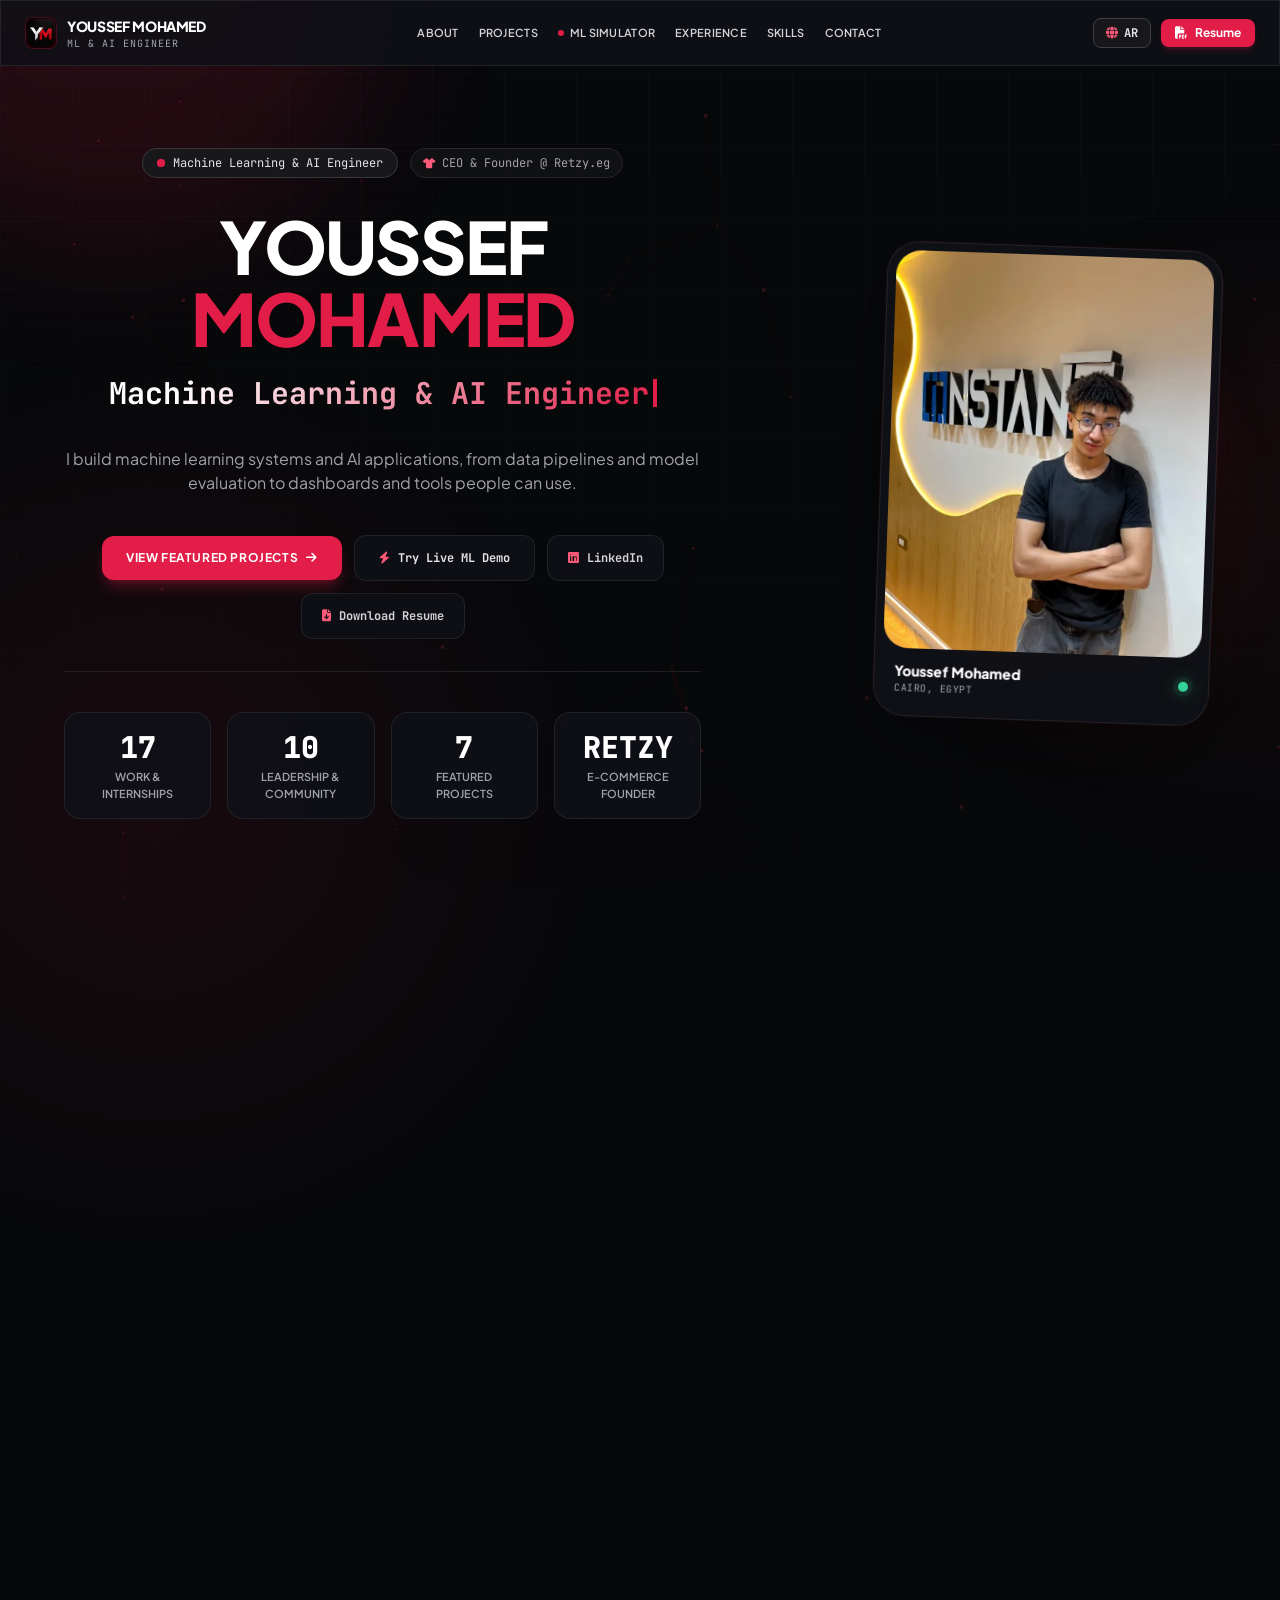
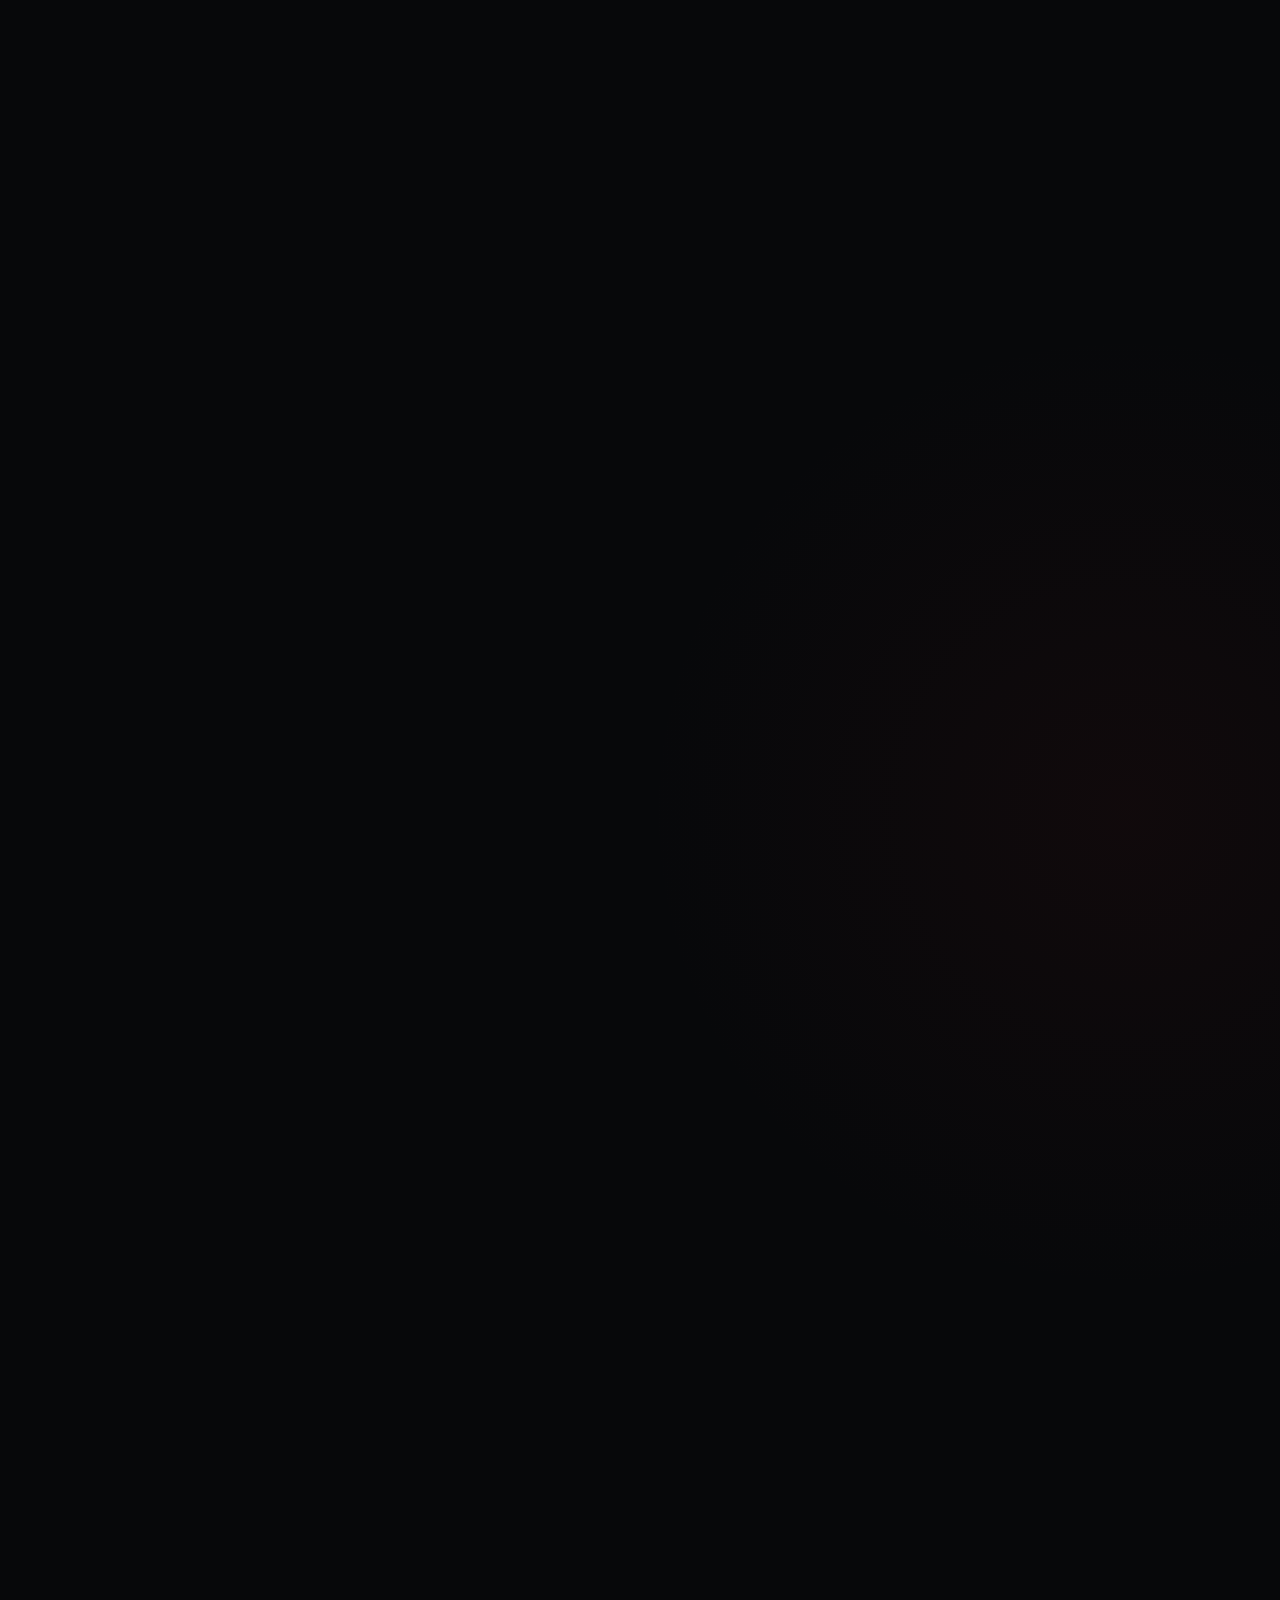
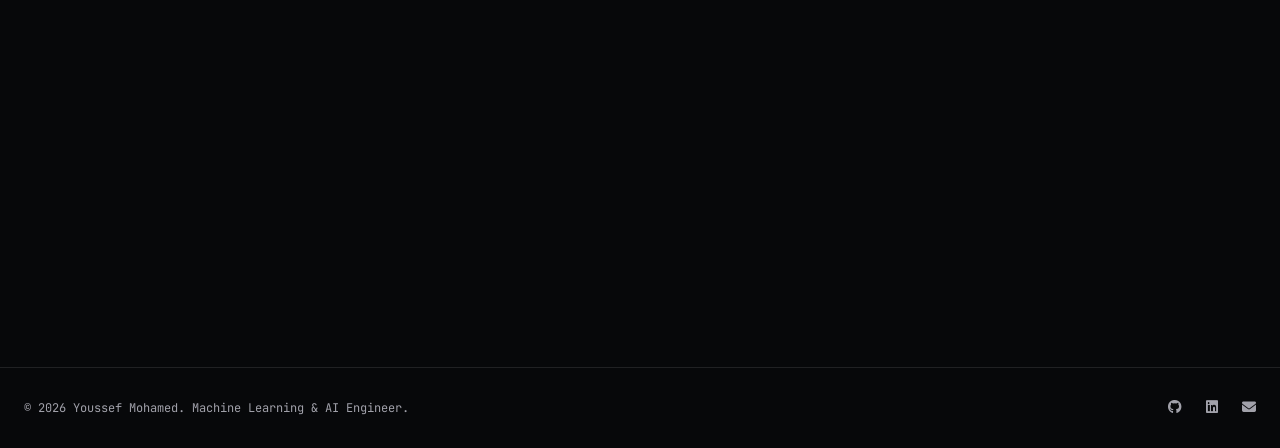
<file: index.html>
<!DOCTYPE html>
<html lang="en" dir="ltr" class="scroll-smooth">
<head>
    <meta charset="UTF-8">
    <meta name="viewport" content="width=device-width, initial-scale=1.0">

    <meta name="description"
        content="Youssef Mohamed — Machine Learning & AI Engineer building predictive models, data pipelines, and AI applications.">
    <meta name="author" content="Youssef Mohamed">
    <meta name="theme-color" content="#07080a">
    <link rel="canonical" href="https://www.youssefmohamedai.tech/">

    <!-- Open Graph / Facebook -->
    <meta property="og:type" content="website">
    <meta property="og:title" content="Youssef Mohamed | Machine Learning & AI Engineer">
    <meta property="og:description" content="Machine Learning & AI Engineer building predictive models, data pipelines, and intelligent applications.">
    <meta property="og:url" content="https://www.youssefmohamedai.tech/">
    <meta property="og:image" content="https://www.youssefmohamedai.tech/profile-photo.jpeg">

    <!-- Twitter -->
    <meta name="twitter:card" content="summary_large_image">
    <meta name="twitter:title" content="Youssef Mohamed | Machine Learning & AI Engineer">
    <meta name="twitter:description" content="Machine Learning & AI Engineer building predictive models, data pipelines, and intelligent applications.">
    <meta name="twitter:image" content="https://www.youssefmohamedai.tech/profile-photo.jpeg">

    <!-- Structured Data (JSON-LD) -->
    <script type="application/ld+json">
    {
      "@context": "https://schema.org",
      "@type": "Person",
      "name": "Youssef Mohamed",
      "url": "https://www.youssefmohamedai.tech/",
      "image": "https://www.youssefmohamedai.tech/profile-photo.jpeg",
      "jobTitle": "Machine Learning & AI Engineer",
      "worksFor": {
        "@type": "Organization",
        "name": "Digital Egypt Pioneers Initiative (DEPI)"
      },
      "alumniOf": [
        {
          "@type": "CollegeOrUniversity",
          "name": "Arab Open University"
        },
        {
          "@type": "CollegeOrUniversity",
          "name": "The Open University (UK)"
        }
      ],
      "sameAs": [
        "https://www.linkedin.com/in/youssef-mohamed-mm/",
        "https://github.com/youssef-mm"
      ],
      "knowsAbout": [
        "Machine Learning",
        "Artificial Intelligence",
        "Data Engineering",
        "Data Warehousing",
        "Python",
        "PySpark",
        "Apache Kafka",
        "Supabase",
        "PostgreSQL",
        "React.js"
      ]
    }
    </script>

    <title>Youssef Mohamed | Machine Learning & AI Engineer</title>

    <!-- Favicon -->
    <link rel="icon" type="image/png" href="favicon.png">

    <link rel="stylesheet" href="assets/site.css">
    <link rel="stylesheet" href="assets/fonts.css">

</head>

    <body class="min-h-screen selection:bg-crimson selection:text-white">
    <a href="#main-content" class="sr-only focus:not-sr-only focus:fixed focus:top-2 focus:start-2 focus:z-[120] focus:bg-zinc-950 focus:text-white focus:p-3" data-i18n="skip_to_content">Skip to content</a>

    <!-- Background -->
    <div id="ambientBackdrop" aria-hidden="true">
        <span class="ambient-orb ambient-orb-a"></span>
        <span class="ambient-orb ambient-orb-b"></span>
        <span class="ambient-orb ambient-orb-c"></span>
    </div>
    <canvas id="particleCanvas" aria-hidden="true"></canvas>

    <div id="scrollProgress" aria-hidden="true"></div>
    <div id="cursorGlow" aria-hidden="true"></div>

    <!-- Toast -->
    <div id="toastContainer" role="status"></div>

    <button id="backToTop"
        class="fixed bottom-6 left-6 z-40 w-10 h-10 rounded-full glass-box border border-zinc-700 text-zinc-300 hover:text-white hover:border-crimson"
        aria-label="Back to top"
        data-i18n-aria-label="back_to_top">
        <i class="fa-solid fa-arrow-up text-xs" aria-hidden="true"></i>
    </button>

    <!-- ================= NAVIGATION ================= -->
    <header class="fixed top-0 left-0 right-0 z-50 glass-box border-b border-zinc-800/80">
        <div class="max-w-7xl mx-auto px-5 sm:px-6 h-16 flex items-center justify-between">

            <!-- Brand -->
            <a href="#hero"
                class="flex items-center gap-2.5 group"
                aria-label="Youssef Mohamed — ML & AI Engineer">

                <span
                    class="w-8 h-8 rounded-lg overflow-hidden bg-zinc-950 border border-crimson/30 flex items-center justify-center group-hover:border-crimson transition-all">
                    <img src="favicon.png" alt="" width="96" height="96" class="w-full h-full object-cover">
                </span>

                <div class="flex flex-col">
                    <span class="text-white font-extrabold text-sm tracking-tight">
                        YOUSSEF MOHAMED
                    </span>

                    <span
                        class="text-[10px] text-zinc-400 font-mono tracking-widest uppercase">
                        ML & AI ENGINEER
                    </span>
                </div>
            </a>

            <!-- Desktop Nav -->
            <nav
                id="desktopNav"
                class="hidden xl:flex items-center gap-5 text-[11px] font-semibold text-zinc-300 tracking-wide uppercase relative py-2">

                <a href="#about" class="hover:text-crimson transition-colors" data-i18n="nav_about">
                    About
                </a>

                <a href="#projects" class="hover:text-crimson transition-colors" data-i18n="nav_projects">
                    Projects
                </a>

                <a href="#simulator" class="hover:text-crimson transition-colors flex items-center gap-1.5">
                    <span class="w-1.5 h-1.5 rounded-full bg-crimson animate-pulse"></span>
                    <span data-i18n="nav_simulator">ML Simulator</span>
                </a>

                <a href="#experience" class="hover:text-crimson transition-colors" data-i18n="nav_experience">
                    Experience
                </a>

                <a href="#skills" class="hover:text-crimson transition-colors" data-i18n="nav_skills">
                    Skills
                </a>

                <a href="#contact" class="hover:text-crimson transition-colors" data-i18n="nav_contact">
                    Contact
                </a>
                <div id="navIndicator" class="nav-indicator" aria-hidden="true"></div>
            </nav>

            <!-- Actions -->
            <div class="flex items-center gap-2.5">

                <!-- Language -->
                <button id="langToggleBtn"
                    onclick="toggleLanguage()"
                    class="px-3 py-1.5 rounded-lg bg-zinc-900 border border-zinc-700 hover:border-crimson text-xs font-mono font-bold text-zinc-200 hover:text-white transition-all flex items-center gap-1.5"
                    aria-label="AR — Switch to Arabic">

                    <i class="fa-solid fa-globe text-crimson text-xs" aria-hidden="true"></i>
                    <span id="langLabel">AR</span>
                </button>

                <!-- Resume -->
                <a href="Youssef_Mohamed_Resume.pdf"
                    target="_blank"
                    rel="noopener noreferrer"
                    class="px-3.5 py-1.5 text-xs font-bold rounded-lg bg-crimson text-white hover:bg-crimson-dark shadow-md shadow-crimson/20 transition-all flex items-center gap-2">

                    <i class="fa-solid fa-file-pdf text-xs" aria-hidden="true"></i>

                    <span class="sr-only sm:not-sr-only" data-i18n="nav_cv">
                        Resume
                    </span>
                </a>

                <!-- Mobile Menu -->
                <button
                    id="mobileMenuBtn"
                    class="xl:hidden text-zinc-300 hover:text-white p-2"
                    aria-label="Open menu"
                    aria-expanded="false"
                    aria-controls="mobileMenu">

                    <i class="fa-solid fa-bars-staggered text-base" aria-hidden="true"></i>
                </button>
            </div>
        </div>

        <!-- Mobile -->
        <div id="mobileMenu"
            class="hidden xl:hidden px-6 pt-3 pb-6 space-y-2.5 bg-zinc-950/95 border-b border-zinc-800 text-sm">

            <a href="#about" class="block py-1 text-zinc-300 hover:text-crimson mobile-link" data-i18n="nav_about">
                About
            </a>

            <a href="#projects" class="block py-1 text-zinc-300 hover:text-crimson mobile-link" data-i18n="nav_projects">
                Projects
            </a>

            <a href="#simulator" class="block py-1 text-crimson font-bold mobile-link" data-i18n="nav_simulator">
                ML Simulator
            </a>

            <a href="#experience" class="block py-1 text-zinc-300 hover:text-crimson mobile-link" data-i18n="nav_experience">
                Experience
            </a>

            <a href="#skills" class="block py-1 text-zinc-300 hover:text-crimson mobile-link" data-i18n="nav_skills">
                Skills
            </a>

            <a href="#contact" class="block py-1 text-zinc-300 hover:text-crimson mobile-link" data-i18n="nav_contact">
                Contact
            </a>
        </div>
    </header>


    <main id="main-content" class="relative z-10 pt-24">

        <!-- ================= HERO ================= -->
        <section id="hero"
            class="min-h-[86vh] flex items-center justify-center px-6">

            <div class="max-w-6xl mx-auto grid lg:grid-cols-[1fr_0.72fr] gap-10 lg:gap-14 items-center">

                <div class="text-center space-y-8 order-1 lg:order-1">

                <!-- Status -->
                <div class="flex flex-wrap items-center justify-center gap-3 hero-enter" style="--hero-delay: 60ms;">

                    <span
                        class="inline-flex items-center gap-2 px-3.5 py-1.5 rounded-full text-xs font-mono bg-zinc-900 border border-zinc-700/80 text-zinc-200 shadow-sm hero-orbit">

                        <span class="relative flex h-2 w-2">
                            <span
                                class="animate-ping absolute inline-flex h-full w-full rounded-full bg-crimson opacity-75"></span>
                            <span class="relative inline-flex rounded-full h-2 w-2 bg-crimson"></span>
                        </span>

                        <span data-i18n="hero_status">
                            Machine Learning & AI Engineer
                        </span>
                    </span>

                    <span
                        class="inline-flex items-center gap-1.5 px-3 py-1.5 rounded-full text-xs font-mono bg-zinc-900/60 border border-zinc-800 text-platinum-400 hero-orbit-delayed">

                        <i class="fa-solid fa-shirt text-crimson text-[10px]" aria-hidden="true"></i>

                        <span>
                            CEO & Founder @ Retzy.eg
                        </span>
                    </span>
                </div>

                <!-- Name -->
                <div class="space-y-4 hero-enter" style="--hero-delay: 150ms;">

                    <h1
                        class="text-4xl sm:text-6xl lg:text-7xl font-black tracking-tight text-white uppercase leading-tight">

                        Youssef
                        <span class="text-crimson">
                            Mohamed
                        </span>
                    </h1>

                    <div
                        class="text-xl sm:text-3xl font-mono font-bold text-zinc-300 min-h-[45px] flex items-center justify-center">

                        <span id="heroTyping" class="gradient-crimson" aria-hidden="true">Machine Learning Engineer</span>

                        <span
                            aria-hidden="true" class="w-1 h-6 sm:h-7 bg-crimson ms-1 animate-pulse inline-block">
                        </span>
                    </div>
                </div>

                <!-- Value proposition -->
                <p
                    class="text-sm sm:text-base text-zinc-400 max-w-3xl mx-auto leading-relaxed hero-enter" style="--hero-delay: 240ms;"
                    data-i18n="hero_bio">
                    I build machine learning systems and AI applications, from data pipelines and model evaluation to dashboards and tools people can use.
                </p>

                <!-- CTA -->
                <div class="flex flex-wrap items-center justify-center gap-3 pt-2 hero-enter" style="--hero-delay: 330ms;">

                    <a href="#projects"
                        class="magnetic-btn px-6 py-3.5 rounded-xl bg-crimson text-white font-bold text-xs uppercase tracking-wider hover:bg-crimson-light transition-all shadow-lg shadow-crimson/30 flex items-center gap-2 group">

                        <span data-i18n="hero_btn_projects">
                            View Featured Projects
                        </span>

                        <i class="fa-solid fa-arrow-right rtl:rotate-180 group-hover:translate-x-1 rtl:group-hover:-translate-x-1 transition-transform text-xs" aria-hidden="true"></i>
                    </a>

                    <a href="#simulator"
                        class="magnetic-btn px-6 py-3.5 rounded-xl glass-box text-xs font-mono font-bold text-zinc-200 hover:text-white border border-zinc-700 hover:border-crimson transition-all flex items-center gap-2">

                        <i class="fa-solid fa-bolt text-crimson" aria-hidden="true"></i>

                        <span data-i18n="hero_btn_sim">
                            Try Live ML Demo
                        </span>
                    </a>

                    <a
                        href="https://www.linkedin.com/in/youssef-mohamed-mm/"
                        target="_blank"
                        rel="noopener noreferrer"
                        class="magnetic-btn px-5 py-3.5 rounded-xl glass-box text-xs font-mono font-bold text-zinc-300 hover:text-white border border-zinc-800 hover:border-crimson transition-all flex items-center gap-2">

                        <i class="fa-brands fa-linkedin text-crimson" aria-hidden="true"></i>

                        <span data-i18n="hero_btn_linkedin">
                            LinkedIn
                        </span>
                    </a>

                    <a
                        href="Youssef_Mohamed_Resume.pdf"
                        target="_blank"
                        rel="noopener noreferrer"
                        class="magnetic-btn px-5 py-3.5 rounded-xl glass-box text-xs font-mono font-bold text-zinc-300 hover:text-white border border-zinc-800 hover:border-crimson transition-all flex items-center gap-2">
                        <i class="fa-solid fa-file-arrow-down text-crimson" aria-hidden="true"></i>
                        <span data-i18n="hero_btn_resume">Download Resume</span>
                    </a>
                </div>

                <!-- Metrics -->
                <div
                    class="grid grid-cols-2 sm:grid-cols-4 gap-4 pt-10 max-w-4xl mx-auto border-t border-zinc-800/80 hero-enter" style="--hero-delay: 420ms;">

                    <div class="p-4 rounded-2xl glass-box text-center border border-zinc-800">
                        <div
                            class="text-2xl sm:text-3xl font-black text-white font-mono counter"
                            data-target="17">
                            17
                        </div>

                        <div
                            class="text-[10px] sm:text-[11px] text-zinc-400 mt-1 uppercase font-semibold"
                            data-i18n="stat_internships">
                            Work & Internships
                        </div>
                    </div>

                    <div class="p-4 rounded-2xl glass-box text-center border border-zinc-800">
                        <div
                            class="text-2xl sm:text-3xl font-black text-white font-mono counter"
                            data-target="10">
                            10
                        </div>

                        <div
                            class="text-[10px] sm:text-[11px] text-zinc-400 mt-1 uppercase font-semibold"
                            data-i18n="stat_activities">
                            Leadership & Community
                        </div>
                    </div>

                    <div class="p-4 rounded-2xl glass-box text-center border border-zinc-800">
                        <div
                            class="text-2xl sm:text-3xl font-black text-white font-mono counter"
                            data-target="7">
                            7
                        </div>

                        <div
                            class="text-[10px] sm:text-[11px] text-zinc-400 mt-1 uppercase font-semibold"
                            data-i18n="stat_projects">
                            Featured Projects
                        </div>
                    </div>

                    <div class="p-4 rounded-2xl glass-box text-center border border-zinc-800">
                        <div
                            class="text-2xl sm:text-3xl font-black text-white font-mono">
                            RETZY
                        </div>

                        <div
                            class="text-[10px] sm:text-[11px] text-zinc-400 mt-1 uppercase font-semibold"
                            data-i18n="stat_retzy">
                            E-commerce founder
                        </div>
                    </div>
                </div>

                </div>

                <aside class="order-2 lg:order-2 flex justify-center lg:justify-end" aria-label="Youssef Mohamed profile photo">
                    <div class="profile-photo-shell relative w-full max-w-[18rem] sm:max-w-[21rem]">
                        <div class="profile-photo-halo" aria-hidden="true"></div>
                        <div class="profile-photo-card glass-box rounded-[2rem] p-2 border border-white/10">
                            <div class="profile-photo-frame rounded-[1.55rem] overflow-hidden relative">
                                <img
                                    src="assets/profile-photo-480.webp" srcset="assets/profile-photo-288.webp 288w, assets/profile-photo-480.webp 480w, assets/profile-photo-672.webp 672w" sizes="(max-width: 639px) 288px, 336px" width="960" height="1280"
                                    alt="Youssef Mohamed standing with folded arms"
                                    class="profile-photo w-full aspect-[4/5] object-cover object-[58%_48%]"
                                    loading="eager"
                                    fetchpriority="high">
                                <div class="profile-photo-shine" aria-hidden="true"></div>
                            </div>
                            <div class="flex items-center justify-between gap-3 px-3 py-3">
                                <div>
                                    <p class="text-white text-sm font-extrabold">Youssef Mohamed</p>
                                    <p class="text-zinc-400 text-[10px] font-mono uppercase tracking-wider">Cairo, Egypt</p>
                                </div>
                                <span class="profile-status-dot" role="img" title="Available for opportunities" aria-label="Available for opportunities" data-i18n-aria-label="profile_available"></span>
                            </div>
                        </div>
                    </div>
                </aside>

            </div>
        </section>


        <!-- ================= ABOUT ================= -->
        <section id="about"
            class="max-w-6xl mx-auto px-6 py-28 scroll-mt-24">

            <div class="grid lg:grid-cols-12 gap-12 items-center">

                <div class="lg:col-span-7 space-y-6">

                    <div
                        class="inline-flex items-center gap-2 px-3 py-1 rounded-md text-xs font-mono bg-crimson/10 text-crimson border border-crimson/20">

                        <span data-i18n="about_tag">
                            PROFILE & APPROACH
                        </span>
                    </div>

                    <h2
                        class="text-3xl sm:text-4xl font-extrabold text-white leading-tight"
                        data-i18n="about_title">

                        Building Practical AI Systems from Data to Deployment
                    </h2>

                    <div
                        class="space-y-4 text-sm text-zinc-300 leading-relaxed"
                        data-i18n="about_desc">

                        <p>
                            I am a Computer Science undergraduate at
                            <strong>Arab Open University (AOU)</strong>,
                            focused on
                            <strong>Machine Learning, AI, and Data Science</strong>.
                        </p>

                        <p>
                            My work spans predictive modeling, explainable AI,
                            Big Data pipelines, and AI-powered applications.
                            I enjoy taking a problem from raw data to a
                            measurable, usable solution.
                        </p>

                        <p>
                            Alongside technical work, I founded
                            <strong>Retzy.eg</strong> and developed leadership,
                            communication, and business experience through
                            technology communities, student organizations,
                            and entrepreneurship.
                        </p>
                    </div>

                    <!-- Pillars -->
                    <div class="grid sm:grid-cols-2 gap-4 pt-2">

                        <div
                            class="p-5 rounded-2xl glass-box border border-zinc-800 crimson-hover">

                            <div class="text-crimson text-base mb-2">
                                <i class="fa-solid fa-brain" aria-hidden="true"></i>
                            </div>

                            <h3
                                class="font-bold text-white text-xs uppercase"
                                data-i18n="pillar_ml_title">
                                Predictive ML & XAI
                            </h3>

                            <p
                                class="text-[11px] text-zinc-400 mt-2 leading-relaxed"
                                data-i18n="pillar_ml_desc">
                                End-to-end ML pipelines with model evaluation,
                                feature engineering, and explainability using SHAP and LIME.
                            </p>
                        </div>

                        <div
                            class="p-5 rounded-2xl glass-box border border-zinc-800 crimson-hover">

                            <div class="text-crimson text-base mb-2">
                                <i class="fa-solid fa-server" aria-hidden="true"></i>
                            </div>

                            <h3
                                class="font-bold text-white text-xs uppercase"
                                data-i18n="pillar_data_title">
                                Data & AI Engineering
                            </h3>

                            <p
                                class="text-[11px] text-zinc-400 mt-2 leading-relaxed"
                                data-i18n="pillar_data_desc">
                                PySpark, Kafka, Airflow, Docker, FastAPI,
                                Streamlit, and practical AI application development.
                            </p>
                        </div>

                    </div>
                </div>

                <!-- Identity card -->
                <div class="lg:col-span-5">

                    <div
                        class="glass-box rounded-3xl p-6 border border-zinc-800 space-y-6 shadow-2xl">

                        <div
                            class="flex items-center gap-4 border-b border-zinc-800 pb-5">

                            <div
                                class="w-14 h-14 rounded-2xl overflow-hidden bg-zinc-900 border border-crimson/40 flex items-center justify-center">
                                <img src="favicon.png" alt="" width="96" height="96" class="w-full h-full object-cover">
                            </div>

                            <div>
                                <h3 class="font-extrabold text-white text-base">
                                    Youssef Mohamed
                                </h3>

                                <p class="text-xs text-zinc-400 font-mono">
                                    Cairo, Egypt
                                </p>

                                <span
                                    class="inline-block mt-1 px-2 py-0.5 rounded text-[10px] font-mono bg-zinc-800 text-crimson border border-zinc-700">
                                    ML / AI / Data
                                </span>
                            </div>
                        </div>

                        <div class="space-y-3 text-xs font-mono">

                            <div class="flex justify-between gap-4 items-center text-zinc-400">
                                <span>
                                    <i class="fa-solid fa-envelope mr-2 rtl:ml-2 text-crimson" aria-hidden="true"></i>
                                    Email
                                </span>

                                <a
                                    href="mailto:yousseefmohammed7@gmail.com"
                                    class="text-zinc-200 hover:text-crimson truncate">
                                    yousseefmohammed7@gmail.com
                                </a>
                            </div>

                            <div class="flex justify-between gap-4 items-center text-zinc-400">
                                <span>
                                    <i class="fa-brands fa-linkedin mr-2 rtl:ml-2 text-crimson" aria-hidden="true"></i>
                                    LinkedIn
                                </span>

                                <a
                                    href="https://www.linkedin.com/in/youssef-mohamed-mm/"
                                    target="_blank"
                                    rel="noopener noreferrer"
                                    class="text-zinc-200 hover:text-crimson">
                                    /in/youssef-mohamed-mm
                                </a>
                            </div>

                            <div class="flex justify-between gap-4 items-center text-zinc-400">
                                <span>
                                    <i class="fa-brands fa-github mr-2 rtl:ml-2 text-crimson" aria-hidden="true"></i>
                                    GitHub
                                </span>

                                <a
                                    href="https://github.com/youssef-mm"
                                    target="_blank"
                                    rel="noopener noreferrer"
                                    class="text-zinc-200 hover:text-crimson">
                                    github.com/youssef-mm
                                </a>
                            </div>

                            <div class="flex justify-between gap-4 items-center text-zinc-400">
                                <span>
                                    <i class="fa-solid fa-graduation-cap mr-2 rtl:ml-2 text-crimson" aria-hidden="true"></i>
                                    Education
                                </span>

                                <span class="text-zinc-200 text-right">
                                    B.Sc. CS · AOU & OU (UK) · 2028
                                </span>
                            </div>
                        </div>

                        <div class="pt-4 border-t border-zinc-800">

                            <a
                                href="#contact"
                                class="block w-full py-3 text-center text-xs font-bold uppercase tracking-wider rounded-xl bg-zinc-900 hover:bg-crimson hover:text-white text-zinc-200 border border-zinc-700 transition-all">

                                <span data-i18n="about_btn_contact">
                                    Let's Talk
                                </span>
                            </a>
                        </div>
                    </div>
                </div>
            </div>
        </section>


                <!-- ================= PROJECTS ================= -->
        <section id="projects"
            class="max-w-6xl mx-auto px-6 py-28 scroll-mt-24">

            <!-- Section Header & Controls -->
            <div class="flex flex-col md:flex-row md:items-end justify-between gap-6 mb-10">
                <div class="space-y-3">
                    <div
                        class="inline-flex items-center gap-2 px-3 py-1 rounded-md text-xs font-mono bg-crimson/10 text-crimson border border-crimson/20 uppercase">
                        <i class="fa-solid fa-layer-group" aria-hidden="true"></i>
                        <span data-i18n="proj_tag">
                            SELECTED WORK
                        </span>
                    </div>

                    <h2
                        class="text-3xl sm:text-4xl font-extrabold text-white"
                        data-i18n="proj_title">
                        Selected Projects
                    </h2>

                    <p
                        class="text-zinc-400 text-xs sm:text-sm max-w-xl leading-relaxed"
                        data-i18n="proj_sub">
                        Interactive project case studies with 7 live deployed applications, architectural breakdowns, and source code.
                    </p>
                </div>

                <!-- View Switcher -->
                <div class="flex items-center gap-3">
                    <div class="inline-flex p-1 rounded-xl bg-zinc-950 border border-zinc-800 text-xs font-mono" role="group" aria-label="Project view switcher">
                        <button type="button" id="projectViewPagesBtn" aria-pressed="true" aria-controls="projectPagesContainer" onclick="setProjectViewMode('pages')" class="px-3.5 py-1.5 rounded-lg bg-crimson text-white font-bold transition-all flex items-center gap-1.5 shadow-sm">
                            <i class="fa-regular fa-clone" aria-hidden="true"></i>
                            <span data-i18n="proj_view_pages">Pages View</span>
                        </button>
                        <button type="button" id="projectViewGridBtn" aria-pressed="false" aria-controls="projectGridContainer" onclick="setProjectViewMode('grid')" class="px-3.5 py-1.5 rounded-lg text-zinc-400 hover:text-white transition-all flex items-center gap-1.5">
                            <i class="fa-solid fa-table-cells-large" aria-hidden="true"></i>
                            <span data-i18n="proj_view_grid">Grid View</span>
                        </button>
                    </div>
                </div>
            </div>


            <!-- ================= PAGINATED SHOWCASE VIEW (DEFAULT) ================= -->
            <div id="projectPagesContainer" class="space-y-6">

                <!-- Navigation Tabs / Indicator Bar -->
                <div class="flex flex-col sm:flex-row sm:items-center justify-between gap-4 border-b border-zinc-800/80 pb-4">
                    <div class="flex items-center gap-2 overflow-x-auto no-scrollbar py-1" id="projectPageTabs" role="tablist" aria-label="Project Page Tabs">
                        <button type="button" onclick="goToProjectPage(0)" class="project-tab active" data-tab="0" id="project-tab-agri" role="tab" aria-selected="true" aria-controls="project-panel-agri" tabindex="0">
                            <span class="tab-num">01</span>
                            <span data-i18n="tab_agri">Smart Agri AI</span>
                            <span class="tab-badge" data-i18n="project_agri_status">Project</span>

                        <button type="button" onclick="goToProjectPage(1)" class="project-tab" data-tab="1" id="project-tab-gobike" role="tab" aria-selected="false" aria-controls="project-panel-gobike" tabindex="-1">
                            <span class="tab-num">02</span>
                            <span data-i18n="tab_gobike">Ford GoBike</span>
                            <span class="tab-badge" data-i18n="project_gobike_status">Case Study</span>

                        <button type="button" onclick="goToProjectPage(2)" class="project-tab" data-tab="2" id="project-tab-finance" role="tab" aria-selected="false" aria-controls="project-panel-finance" tabindex="-1">
                            <span class="tab-num">03</span>
                            <span data-i18n="tab_finance">Financial Advisor</span>
                            <span class="tab-badge" data-i18n="project_finance_status">Project</span>

                        <button type="button" onclick="goToProjectPage(3)" class="project-tab" data-tab="3" id="project-tab-flyrank" role="tab" aria-selected="false" aria-controls="project-panel-flyrank" tabindex="-1">
                            <span class="tab-num">04</span>
                            <span data-i18n="tab_flyrank">FlyRank ML</span>
                            <span class="tab-badge" data-i18n="project_flyrank_status">Project</span>

                        <button type="button" onclick="goToProjectPage(4)" class="project-tab" data-tab="4" id="project-tab-diabetes" role="tab" aria-selected="false" aria-controls="project-panel-diabetes" tabindex="-1">
                            <span class="tab-num">05</span>
                            <span data-i18n="tab_diabetes">Diabetes XAI</span>
                            <span class="tab-badge" data-i18n="project_diabetes_status">Project</span>

                        <button type="button" onclick="goToProjectPage(5)" class="project-tab" data-tab="5" id="project-tab-books" role="tab" aria-selected="false" aria-controls="project-panel-books" tabindex="-1">
                            <span class="tab-num">06</span>
                            <span data-i18n="tab_books">Book RecSys</span>
                            <span class="tab-badge" data-i18n="project_books_status">Project</span>

                        <button type="button" onclick="goToProjectPage(6)" class="project-tab" data-tab="6" id="project-tab-gensave" role="tab" aria-selected="false" aria-controls="project-panel-gensave" tabindex="-1">
                            <span class="tab-num">07</span>
                            <span data-i18n="tab_gensave">ALEX-Gensave</span>
                            <span class="tab-badge" data-i18n="project_gensave_status">Prototype</span>

                    </div>

                    <!-- Arrow Controls & Counter -->
                    <div class="flex items-center justify-end gap-2 shrink-0">
                        <span id="projectPageCounter" aria-live="polite" class="text-xs font-mono text-zinc-400 px-3 py-1.5 rounded-lg bg-zinc-950 border border-zinc-800 select-none">
                            01 / 07
                        </span>
                        <button type="button" onclick="prevProjectPage()" data-i18n-aria-label="project_previous" class="p-2 sm:p-2.5 rounded-xl bg-zinc-950 hover:bg-crimson/15 border border-zinc-800 hover:border-crimson text-zinc-400 hover:text-crimson transition-all active:scale-95 shadow-sm group" aria-label="Previous Project Page" title="Previous Project (Left Arrow)">
                            <i class="fa-solid fa-chevron-left text-xs rtl:rotate-180 group-hover:-translate-x-0.5 transition-transform" aria-hidden="true"></i>
                        </button>
                        <button type="button" onclick="nextProjectPage()" data-i18n-aria-label="project_next" class="p-2 sm:p-2.5 rounded-xl bg-zinc-950 hover:bg-crimson/15 border border-zinc-800 hover:border-crimson text-zinc-400 hover:text-crimson transition-all active:scale-95 shadow-sm group" aria-label="Next Project Page" title="Next Project (Right Arrow)">
                            <i class="fa-solid fa-chevron-right text-xs rtl:rotate-180 group-hover:translate-x-0.5 transition-transform" aria-hidden="true"></i>
                        </button>
                    </div>
                </div>

                <!-- Slide Pages -->
                <div id="projectPageSlides" class="relative">


                    <div id="project-panel-agri" role="tabpanel" aria-labelledby="project-tab-agri" class="project-slide active" data-slide-index="0">
                        <div class="glass-box rounded-3xl p-6 sm:p-8 lg:p-10 border border-zinc-800 shadow-2xl relative overflow-hidden">
                            <div class="grid lg:grid-cols-12 gap-8 lg:gap-10 items-center">
                                <div class="lg:col-span-5 space-y-6">
                                    <div class="flex flex-wrap items-center gap-2">
                                        <span class="px-2.5 py-1 rounded-md text-[11px] font-mono font-semibold bg-crimson/15 text-crimson border border-crimson/30" data-i18n="project_agri_category">NTI Big Data Capstone</span>
                                        <span class="live-pill" data-i18n="project_agri_status">Project</span>
                                    </div>
                                    <div>
                                        <h3 class="text-2xl sm:text-3xl font-bold text-white tracking-tight" data-i18n="project_agri_title">Smart Agri AI — Crop Yield &amp; Telemetry</h3>
                                        <p class="text-xs font-mono text-zinc-400 mt-1" dir="ltr">Kafka · PySpark · Spark MLlib · Airflow · Docker · Streamlit</p>
                                    </div>
                                    <p class="text-zinc-300 text-xs sm:text-sm leading-relaxed" data-i18n="project_agri_description">A capstone pipeline for agricultural telemetry and crop-yield prediction. I led the team and built the Streamlit dashboard for visualization and inference.</p>
                                    <div class="grid grid-cols-2 gap-3 p-3.5 rounded-xl bg-zinc-950/70 border border-zinc-800/80 font-mono text-xs"><div><div class="text-zinc-400 text-[10px] uppercase" data-i18n="project_agri_fact_0">Model</div><div class="text-white font-bold text-sm" data-i18n="project_agri_fact_1">Random Forest regression</div></div><div><div class="text-zinc-400 text-[10px] uppercase" data-i18n="project_agri_fact_2">Contribution</div><div class="text-emerald-400 font-bold text-sm" data-i18n="project_agri_fact_3">Dashboard &amp; team lead</div></div></div>
                                    <div class="flex flex-wrap items-center gap-3 pt-2">
                                        <a href="https://github.com/youssef-mm/smart-agri-ai" target="_blank" rel="noopener noreferrer" class="px-4 py-2.5 rounded-xl bg-crimson hover:bg-crimson-dark text-white font-bold text-xs flex items-center gap-2 shadow-lg shadow-crimson/20 transition-all"><i class="fa-solid fa-arrow-up-right-from-square" aria-hidden="true"></i><span data-i18n="project_agri_action">View source</span></a>
                                        <button type="button" onclick="openModal('agri', this)" class="px-4 py-2.5 rounded-xl bg-zinc-900 hover:bg-zinc-800 border border-zinc-700 hover:border-zinc-500 text-zinc-200 text-xs font-medium transition-all flex items-center gap-2">
                                            <i class="fa-solid fa-diagram-project text-crimson" aria-hidden="true"></i>
                                            <span data-i18n="project_agri_details">Project details</span>
                                        </button>

                                    </div>
                                </div>
                                <div class="lg:col-span-7">
                                    <div class="project-showcase-frame"><button type="button" class="block w-full relative group overflow-hidden" onclick="openModal('agri', this)" aria-label="Smart Agri AI — Crop Yield &amp; Telemetry screenshot" data-i18n-aria-label="project_agri_screenshot"><img src="assets/project-agri-720.webp" srcset="assets/project-agri-384.webp 384w, assets/project-agri-720.webp 720w, assets/project-agri-1080.webp 1080w" sizes="(max-width: 639px) 100vw, (max-width: 1023px) 70vw, 650px" width="1024" height="544" alt="" class="w-full h-auto object-cover transition-transform duration-500 group-hover:scale-[1.02]" loading="lazy" decoding="async"><span class="absolute inset-x-0 bottom-0 bg-zinc-950/90 opacity-0 group-hover:opacity-100 group-focus-visible:opacity-100 text-zinc-100 text-xs p-3 transition-opacity" data-i18n="project_agri_details">Project details</span></button></div>
                                </div>
                            </div>
                        </div>
                    </div>

                    <div id="project-panel-gobike" role="tabpanel" aria-labelledby="project-tab-gobike" class="project-slide" data-slide-index="1" hidden>
                        <div class="glass-box rounded-3xl p-6 sm:p-8 lg:p-10 border border-zinc-800 shadow-2xl relative overflow-hidden">
                            <div class="grid lg:grid-cols-12 gap-8 lg:gap-10 items-center">
                                <div class="lg:col-span-5 space-y-6">
                                    <div class="flex flex-wrap items-center gap-2">
                                        <span class="px-2.5 py-1 rounded-md text-[11px] font-mono font-semibold bg-crimson/15 text-crimson border border-crimson/30" data-i18n="project_gobike_category">Bike-share analytics</span>
                                        <span class="live-pill" data-i18n="project_gobike_status">Case Study</span>
                                    </div>
                                    <div>
                                        <h3 class="text-2xl sm:text-3xl font-bold text-white tracking-tight" data-i18n="project_gobike_title">Ford GoBike — Trip Analytics</h3>
                                        <p class="text-xs font-mono text-zinc-400 mt-1" dir="ltr">Python · Supabase · Parquet · Plotly Dash</p>
                                    </div>
                                    <p class="text-zinc-300 text-xs sm:text-sm leading-relaxed" data-i18n="project_gobike_description">An analytics case study exploring bike-share trips by time, station, and rider type. The dashboard screenshot shows the reporting interface.</p>
                                    <div class="grid grid-cols-2 gap-3 p-3.5 rounded-xl bg-zinc-950/70 border border-zinc-800/80 font-mono text-xs"><div><div class="text-zinc-400 text-[10px] uppercase" data-i18n="project_gobike_fact_0">Dataset</div><div class="text-white font-bold text-sm" data-i18n="project_gobike_fact_1">Ford GoBike trips</div></div><div><div class="text-zinc-400 text-[10px] uppercase" data-i18n="project_gobike_fact_2">Output</div><div class="text-emerald-400 font-bold text-sm" data-i18n="project_gobike_fact_3">Interactive trip analysis</div></div></div>
                                    <div class="flex flex-wrap items-center gap-3 pt-2">

                                        <button type="button" onclick="openModal('gobike', this)" class="px-4 py-2.5 rounded-xl bg-zinc-900 hover:bg-zinc-800 border border-zinc-700 hover:border-zinc-500 text-zinc-200 text-xs font-medium transition-all flex items-center gap-2">
                                            <i class="fa-solid fa-diagram-project text-crimson" aria-hidden="true"></i>
                                            <span data-i18n="project_gobike_details">Project details</span>
                                        </button>

                                    </div>
                                </div>
                                <div class="lg:col-span-7">
                                    <div class="project-showcase-frame"><button type="button" class="block w-full relative group overflow-hidden" onclick="openModal('gobike', this)" aria-label="Ford GoBike — Trip Analytics screenshot" data-i18n-aria-label="project_gobike_screenshot"><img src="assets/project-gobike-720.webp" srcset="assets/project-gobike-384.webp 384w, assets/project-gobike-720.webp 720w, assets/project-gobike-1080.webp 1080w" sizes="(max-width: 639px) 100vw, (max-width: 1023px) 70vw, 650px" width="1024" height="544" alt="" class="w-full h-auto object-cover transition-transform duration-500 group-hover:scale-[1.02]" loading="lazy" decoding="async"><span class="absolute inset-x-0 bottom-0 bg-zinc-950/90 opacity-0 group-hover:opacity-100 group-focus-visible:opacity-100 text-zinc-100 text-xs p-3 transition-opacity" data-i18n="project_gobike_details">Project details</span></button></div>
                                </div>
                            </div>
                        </div>
                    </div>

                    <div id="project-panel-finance" role="tabpanel" aria-labelledby="project-tab-finance" class="project-slide" data-slide-index="2" hidden>
                        <div class="glass-box rounded-3xl p-6 sm:p-8 lg:p-10 border border-zinc-800 shadow-2xl relative overflow-hidden">
                            <div class="grid lg:grid-cols-12 gap-8 lg:gap-10 items-center">
                                <div class="lg:col-span-5 space-y-6">
                                    <div class="flex flex-wrap items-center gap-2">
                                        <span class="px-2.5 py-1 rounded-md text-[11px] font-mono font-semibold bg-crimson/15 text-crimson border border-crimson/30" data-i18n="project_finance_category">LLM application</span>
                                        <span class="live-pill" data-i18n="project_finance_status">Project</span>
                                    </div>
                                    <div>
                                        <h3 class="text-2xl sm:text-3xl font-bold text-white tracking-tight" data-i18n="project_finance_title">AI Financial Advisor</h3>
                                        <p class="text-xs font-mono text-zinc-400 mt-1" dir="ltr">Python · Streamlit · LangChain · Groq · Llama 3.3 · Pandas</p>
                                    </div>
                                    <p class="text-zinc-300 text-xs sm:text-sm leading-relaxed" data-i18n="project_finance_description">A Streamlit budgeting assistant that calculates monthly balances and sends the budget summary to Llama 3.3 via Groq for savings and spending suggestions.</p>
                                    <div class="grid grid-cols-2 gap-3 p-3.5 rounded-xl bg-zinc-950/70 border border-zinc-800/80 font-mono text-xs"><div><div class="text-zinc-400 text-[10px] uppercase" data-i18n="project_finance_fact_0">Model</div><div class="text-white font-bold text-sm" data-i18n="project_finance_fact_1">Llama 3.3 70B</div></div><div><div class="text-zinc-400 text-[10px] uppercase" data-i18n="project_finance_fact_2">Interface</div><div class="text-emerald-400 font-bold text-sm" data-i18n="project_finance_fact_3">Streamlit</div></div></div>
                                    <div class="flex flex-wrap items-center gap-3 pt-2">
                                        <a href="https://github.com/youssef-mm/AI-Financial-Advisor" target="_blank" rel="noopener noreferrer" class="px-4 py-2.5 rounded-xl bg-crimson hover:bg-crimson-dark text-white font-bold text-xs flex items-center gap-2 shadow-lg shadow-crimson/20 transition-all"><i class="fa-solid fa-arrow-up-right-from-square" aria-hidden="true"></i><span data-i18n="project_finance_action">View source</span></a>
                                        <button type="button" onclick="openModal('finance', this)" class="px-4 py-2.5 rounded-xl bg-zinc-900 hover:bg-zinc-800 border border-zinc-700 hover:border-zinc-500 text-zinc-200 text-xs font-medium transition-all flex items-center gap-2">
                                            <i class="fa-solid fa-diagram-project text-crimson" aria-hidden="true"></i>
                                            <span data-i18n="project_finance_details">Project details</span>
                                        </button>

                                    </div>
                                </div>
                                <div class="lg:col-span-7">
                                    <div class="project-showcase-frame"><button type="button" class="block w-full relative group overflow-hidden" onclick="openModal('finance', this)" aria-label="AI Financial Advisor screenshot" data-i18n-aria-label="project_finance_screenshot"><img src="assets/project-advisor-720.webp" srcset="assets/project-advisor-384.webp 384w, assets/project-advisor-720.webp 720w, assets/project-advisor-1080.webp 1080w" sizes="(max-width: 639px) 100vw, (max-width: 1023px) 70vw, 650px" width="1024" height="544" alt="" class="w-full h-auto object-cover transition-transform duration-500 group-hover:scale-[1.02]" loading="lazy" decoding="async"><span class="absolute inset-x-0 bottom-0 bg-zinc-950/90 opacity-0 group-hover:opacity-100 group-focus-visible:opacity-100 text-zinc-100 text-xs p-3 transition-opacity" data-i18n="project_finance_details">Project details</span></button></div>
                                </div>
                            </div>
                        </div>
                    </div>

                    <div id="project-panel-flyrank" role="tabpanel" aria-labelledby="project-tab-flyrank" class="project-slide" data-slide-index="3" hidden>
                        <div class="glass-box rounded-3xl p-6 sm:p-8 lg:p-10 border border-zinc-800 shadow-2xl relative overflow-hidden">
                            <div class="grid lg:grid-cols-12 gap-8 lg:gap-10 items-center">
                                <div class="lg:col-span-5 space-y-6">
                                    <div class="flex flex-wrap items-center gap-2">
                                        <span class="px-2.5 py-1 rounded-md text-[11px] font-mono font-semibold bg-crimson/15 text-crimson border border-crimson/30" data-i18n="project_flyrank_category">Search ML coursework</span>
                                        <span class="live-pill" data-i18n="project_flyrank_status">Project</span>
                                    </div>
                                    <div>
                                        <h3 class="text-2xl sm:text-3xl font-bold text-white tracking-tight" data-i18n="project_flyrank_title">FlyRank — Search Relevance Evaluation</h3>
                                        <p class="text-xs font-mono text-zinc-400 mt-1" dir="ltr">Python · DuckDB · Jupyter · Scikit-learn</p>
                                    </div>
                                    <p class="text-zinc-300 text-xs sm:text-sm leading-relaxed" data-i18n="project_flyrank_description">Internship coursework on a sample of anonymized search data. The repository includes a reference workflow for features, baseline ranking, and holdout evaluation.</p>
                                    <div class="grid grid-cols-2 gap-3 p-3.5 rounded-xl bg-zinc-950/70 border border-zinc-800/80 font-mono text-xs"><div><div class="text-zinc-400 text-[10px] uppercase" data-i18n="project_flyrank_fact_0">Data</div><div class="text-white font-bold text-sm" data-i18n="project_flyrank_fact_1">Anonymized sample</div></div><div><div class="text-zinc-400 text-[10px] uppercase" data-i18n="project_flyrank_fact_2">Output</div><div class="text-emerald-400 font-bold text-sm" data-i18n="project_flyrank_fact_3">Ranked review queue</div></div></div>
                                    <div class="flex flex-wrap items-center gap-3 pt-2">
                                        <a href="https://github.com/youssef-mm/FlyRank-ML-Assignment" target="_blank" rel="noopener noreferrer" class="px-4 py-2.5 rounded-xl bg-crimson hover:bg-crimson-dark text-white font-bold text-xs flex items-center gap-2 shadow-lg shadow-crimson/20 transition-all"><i class="fa-solid fa-arrow-up-right-from-square" aria-hidden="true"></i><span data-i18n="project_flyrank_action">View source</span></a>
                                        <button type="button" onclick="openModal('flyrank', this)" class="px-4 py-2.5 rounded-xl bg-zinc-900 hover:bg-zinc-800 border border-zinc-700 hover:border-zinc-500 text-zinc-200 text-xs font-medium transition-all flex items-center gap-2">
                                            <i class="fa-solid fa-diagram-project text-crimson" aria-hidden="true"></i>
                                            <span data-i18n="project_flyrank_details">Project details</span>
                                        </button>

                                    </div>
                                </div>
                                <div class="lg:col-span-7">
                                    <div class="project-showcase-frame"><button type="button" class="block w-full relative group overflow-hidden" onclick="openModal('flyrank', this)" aria-label="FlyRank — Search Relevance Evaluation screenshot" data-i18n-aria-label="project_flyrank_screenshot"><img src="assets/project-flyrank-720.webp" srcset="assets/project-flyrank-384.webp 384w, assets/project-flyrank-720.webp 720w, assets/project-flyrank-1080.webp 1080w" sizes="(max-width: 639px) 100vw, (max-width: 1023px) 70vw, 650px" width="1024" height="544" alt="" class="w-full h-auto object-cover transition-transform duration-500 group-hover:scale-[1.02]" loading="lazy" decoding="async"><span class="absolute inset-x-0 bottom-0 bg-zinc-950/90 opacity-0 group-hover:opacity-100 group-focus-visible:opacity-100 text-zinc-100 text-xs p-3 transition-opacity" data-i18n="project_flyrank_details">Project details</span></button></div>
                                </div>
                            </div>
                        </div>
                    </div>

                    <div id="project-panel-diabetes" role="tabpanel" aria-labelledby="project-tab-diabetes" class="project-slide" data-slide-index="4" hidden>
                        <div class="glass-box rounded-3xl p-6 sm:p-8 lg:p-10 border border-zinc-800 shadow-2xl relative overflow-hidden">
                            <div class="grid lg:grid-cols-12 gap-8 lg:gap-10 items-center">
                                <div class="lg:col-span-5 space-y-6">
                                    <div class="flex flex-wrap items-center gap-2">
                                        <span class="px-2.5 py-1 rounded-md text-[11px] font-mono font-semibold bg-crimson/15 text-crimson border border-crimson/30" data-i18n="project_diabetes_category">Classification &amp; explainability</span>
                                        <span class="live-pill" data-i18n="project_diabetes_status">Project</span>
                                    </div>
                                    <div>
                                        <h3 class="text-2xl sm:text-3xl font-bold text-white tracking-tight" data-i18n="project_diabetes_title">Diabetes Prediction &amp; Explainable AI</h3>
                                        <p class="text-xs font-mono text-zinc-400 mt-1" dir="ltr">Scikit-learn · SMOTE · Stacking · SHAP · LIME · Streamlit</p>
                                    </div>
                                    <p class="text-zinc-300 text-xs sm:text-sm leading-relaxed" data-i18n="project_diabetes_description">An educational classifier for a diabetes dataset. The pipeline compares models and uses SHAP and LIME to explain predictions. The updated model comparison reports a ROC-AUC of 94.8% for stacking.</p>
                                    <div class="grid grid-cols-2 gap-3 p-3.5 rounded-xl bg-zinc-950/70 border border-zinc-800/80 font-mono text-xs"><div><div class="text-zinc-400 text-[10px] uppercase" data-i18n="project_diabetes_fact_0">ROC-AUC (stacking)</div><div class="text-white font-bold text-sm" data-i18n="project_diabetes_fact_1">94.8%</div></div><div><div class="text-zinc-400 text-[10px] uppercase" data-i18n="project_diabetes_fact_2">Explainability</div><div class="text-emerald-400 font-bold text-sm" data-i18n="project_diabetes_fact_3">SHAP &amp; LIME</div></div></div>
                                    <div class="flex flex-wrap items-center gap-3 pt-2">
                                        <a href="https://github.com/youssef-mm/GTC-ML-Project-2---Diabetes-Prediction-Model" target="_blank" rel="noopener noreferrer" class="px-4 py-2.5 rounded-xl bg-crimson hover:bg-crimson-dark text-white font-bold text-xs flex items-center gap-2 shadow-lg shadow-crimson/20 transition-all"><i class="fa-solid fa-arrow-up-right-from-square" aria-hidden="true"></i><span data-i18n="project_diabetes_action">View source</span></a>
                                        <button type="button" onclick="openModal('diabetes', this)" class="px-4 py-2.5 rounded-xl bg-zinc-900 hover:bg-zinc-800 border border-zinc-700 hover:border-zinc-500 text-zinc-200 text-xs font-medium transition-all flex items-center gap-2">
                                            <i class="fa-solid fa-diagram-project text-crimson" aria-hidden="true"></i>
                                            <span data-i18n="project_diabetes_details">Project details</span>
                                        </button>

                                    </div>
                                </div>
                                <div class="lg:col-span-7">
                                    <div class="project-showcase-frame"><button type="button" class="block w-full relative group overflow-hidden" onclick="openModal('diabetes', this)" aria-label="Diabetes Prediction &amp; Explainable AI screenshot" data-i18n-aria-label="project_diabetes_screenshot"><img src="assets/project-diabetes-720.webp" srcset="assets/project-diabetes-384.webp 384w, assets/project-diabetes-720.webp 720w, assets/project-diabetes-1080.webp 1080w" sizes="(max-width: 639px) 100vw, (max-width: 1023px) 70vw, 650px" width="1024" height="544" alt="" class="w-full h-auto object-cover transition-transform duration-500 group-hover:scale-[1.02]" loading="lazy" decoding="async"><span class="absolute inset-x-0 bottom-0 bg-zinc-950/90 opacity-0 group-hover:opacity-100 group-focus-visible:opacity-100 text-zinc-100 text-xs p-3 transition-opacity" data-i18n="project_diabetes_details">Project details</span></button></div>
                                </div>
                            </div>
                        </div>
                    </div>

                    <div id="project-panel-books" role="tabpanel" aria-labelledby="project-tab-books" class="project-slide" data-slide-index="5" hidden>
                        <div class="glass-box rounded-3xl p-6 sm:p-8 lg:p-10 border border-zinc-800 shadow-2xl relative overflow-hidden">
                            <div class="grid lg:grid-cols-12 gap-8 lg:gap-10 items-center">
                                <div class="lg:col-span-5 space-y-6">
                                    <div class="flex flex-wrap items-center gap-2">
                                        <span class="px-2.5 py-1 rounded-md text-[11px] font-mono font-semibold bg-crimson/15 text-crimson border border-crimson/30" data-i18n="project_books_category">Collaborative filtering</span>
                                        <span class="live-pill" data-i18n="project_books_status">Project</span>
                                    </div>
                                    <div>
                                        <h3 class="text-2xl sm:text-3xl font-bold text-white tracking-tight" data-i18n="project_books_title">Book Recommendation System</h3>
                                        <p class="text-xs font-mono text-zinc-400 mt-1" dir="ltr">Python · Pandas · Scikit-learn · KNN · Streamlit</p>
                                    </div>
                                    <p class="text-zinc-300 text-xs sm:text-sm leading-relaxed" data-i18n="project_books_description">A Streamlit app that recommends similar books using a nearest-neighbor model trained on Book-Crossing ratings.</p>
                                    <div class="grid grid-cols-2 gap-3 p-3.5 rounded-xl bg-zinc-950/70 border border-zinc-800/80 font-mono text-xs"><div><div class="text-zinc-400 text-[10px] uppercase" data-i18n="project_books_fact_0">Model</div><div class="text-white font-bold text-sm" data-i18n="project_books_fact_1">K-nearest neighbors</div></div><div><div class="text-zinc-400 text-[10px] uppercase" data-i18n="project_books_fact_2">Dataset</div><div class="text-emerald-400 font-bold text-sm" data-i18n="project_books_fact_3">Book-Crossing</div></div></div>
                                    <div class="flex flex-wrap items-center gap-3 pt-2">
                                        <a href="https://github.com/youssef-mm/GTC-Book-Recommendation-System" target="_blank" rel="noopener noreferrer" class="px-4 py-2.5 rounded-xl bg-crimson hover:bg-crimson-dark text-white font-bold text-xs flex items-center gap-2 shadow-lg shadow-crimson/20 transition-all"><i class="fa-solid fa-arrow-up-right-from-square" aria-hidden="true"></i><span data-i18n="project_books_action">View source</span></a>
                                        <button type="button" onclick="openModal('books', this)" class="px-4 py-2.5 rounded-xl bg-zinc-900 hover:bg-zinc-800 border border-zinc-700 hover:border-zinc-500 text-zinc-200 text-xs font-medium transition-all flex items-center gap-2">
                                            <i class="fa-solid fa-diagram-project text-crimson" aria-hidden="true"></i>
                                            <span data-i18n="project_books_details">Project details</span>
                                        </button>

                                    </div>
                                </div>
                                <div class="lg:col-span-7">
                                    <div class="project-showcase-frame"><button type="button" class="block w-full relative group overflow-hidden" onclick="openModal('books', this)" aria-label="Book Recommendation System screenshot" data-i18n-aria-label="project_books_screenshot"><img src="assets/project-books-720.webp" srcset="assets/project-books-384.webp 384w, assets/project-books-720.webp 720w, assets/project-books-1080.webp 1080w" sizes="(max-width: 639px) 100vw, (max-width: 1023px) 70vw, 650px" width="1024" height="544" alt="" class="w-full h-auto object-cover transition-transform duration-500 group-hover:scale-[1.02]" loading="lazy" decoding="async"><span class="absolute inset-x-0 bottom-0 bg-zinc-950/90 opacity-0 group-hover:opacity-100 group-focus-visible:opacity-100 text-zinc-100 text-xs p-3 transition-opacity" data-i18n="project_books_details">Project details</span></button></div>
                                </div>
                            </div>
                        </div>
                    </div>

                    <div id="project-panel-gensave" role="tabpanel" aria-labelledby="project-tab-gensave" class="project-slide" data-slide-index="6" hidden>
                        <div class="glass-box rounded-3xl p-6 sm:p-8 lg:p-10 border border-zinc-800 shadow-2xl relative overflow-hidden">
                            <div class="grid lg:grid-cols-12 gap-8 lg:gap-10 items-center">
                                <div class="lg:col-span-5 space-y-6">
                                    <div class="flex flex-wrap items-center gap-2">
                                        <span class="px-2.5 py-1 rounded-md text-[11px] font-mono font-semibold bg-crimson/15 text-crimson border border-crimson/30" data-i18n="project_gensave_category">FinTech simulation</span>
                                        <span class="live-pill" data-i18n="project_gensave_status">Prototype</span>
                                    </div>
                                    <div>
                                        <h3 class="text-2xl sm:text-3xl font-bold text-white tracking-tight" data-i18n="project_gensave_title">ALEX-Gensave — Round-up Savings Prototype</h3>
                                        <p class="text-xs font-mono text-zinc-400 mt-1" dir="ltr">HTML · Tailwind CSS · JavaScript · Arabic / English</p>
                                    </div>
                                    <p class="text-zinc-300 text-xs sm:text-sm leading-relaxed" data-i18n="project_gensave_description">A bilingual team prototype that simulates saving the difference when a purchase is rounded up. It includes a transaction sandbox and an illustrative growth calculator.</p>
                                    <div class="grid grid-cols-2 gap-3 p-3.5 rounded-xl bg-zinc-950/70 border border-zinc-800/80 font-mono text-xs"><div><div class="text-zinc-400 text-[10px] uppercase" data-i18n="project_gensave_fact_0">Experience</div><div class="text-white font-bold text-sm" data-i18n="project_gensave_fact_1">Transaction sandbox</div></div><div><div class="text-zinc-400 text-[10px] uppercase" data-i18n="project_gensave_fact_2">Output</div><div class="text-emerald-400 font-bold text-sm" data-i18n="project_gensave_fact_3">Illustrative projection</div></div></div>
                                    <div class="flex flex-wrap items-center gap-3 pt-2">
                                        <a href="https://youssef-mm.github.io/ALEXBANK-GenSave/" target="_blank" rel="noopener noreferrer" class="px-4 py-2.5 rounded-xl bg-crimson hover:bg-crimson-dark text-white font-bold text-xs flex items-center gap-2 shadow-lg shadow-crimson/20 transition-all"><i class="fa-solid fa-arrow-up-right-from-square" aria-hidden="true"></i><span data-i18n="project_gensave_action">Open prototype</span></a>
                                        <button type="button" onclick="openModal('gensave', this)" class="px-4 py-2.5 rounded-xl bg-zinc-900 hover:bg-zinc-800 border border-zinc-700 hover:border-zinc-500 text-zinc-200 text-xs font-medium transition-all flex items-center gap-2">
                                            <i class="fa-solid fa-diagram-project text-crimson" aria-hidden="true"></i>
                                            <span data-i18n="project_gensave_details">Project details</span>
                                        </button>
                                        <a href="https://github.com/youssef-mm/ALEXBANK-GenSave" target="_blank" rel="noopener noreferrer" class="p-2.5 rounded-xl bg-zinc-900 hover:bg-zinc-800 border border-zinc-800 text-zinc-300 hover:text-white" aria-label="GitHub" title="GitHub"><i class="fa-brands fa-github text-sm" aria-hidden="true"></i></a>
                                    </div>
                                </div>
                                <div class="lg:col-span-7">
                                    <div class="project-showcase-frame"><button type="button" class="block w-full relative group overflow-hidden" onclick="openModal('gensave', this)" aria-label="ALEX-Gensave — Round-up Savings Prototype screenshot" data-i18n-aria-label="project_gensave_screenshot"><img src="assets/project-gensave-720.webp" srcset="assets/project-gensave-384.webp 384w, assets/project-gensave-720.webp 720w, assets/project-gensave-1080.webp 1080w" sizes="(max-width: 639px) 100vw, (max-width: 1023px) 70vw, 650px" width="1024" height="544" alt="" class="w-full h-auto object-cover transition-transform duration-500 group-hover:scale-[1.02]" loading="lazy" decoding="async"><span class="absolute inset-x-0 bottom-0 bg-zinc-950/90 opacity-0 group-hover:opacity-100 group-focus-visible:opacity-100 text-zinc-100 text-xs p-3 transition-opacity" data-i18n="project_gensave_details">Project details</span></button></div>
                                </div>
                            </div>
                        </div>
                    </div>
                </div>
            </div>

            <!-- ================= FALLBACK GRID VIEW ================= -->
            <div id="projectGridContainer" class="hidden grid md:grid-cols-2 lg:grid-cols-3 gap-6 pt-4">


                <article class="glass-box rounded-2xl p-5 flex flex-col justify-between crimson-hover border border-zinc-800 relative spotlight-card">
                    <div class="space-y-4">
                        <div class="rounded-xl overflow-hidden aspect-video border border-zinc-800 relative group">
                            <img src="assets/project-agri-720.webp" srcset="assets/project-agri-384.webp 384w, assets/project-agri-720.webp 720w, assets/project-agri-1080.webp 1080w" sizes="(max-width: 639px) 100vw, (max-width: 1023px) 70vw, 650px" width="1024" height="544" alt="" class="w-full h-full object-cover transition-transform duration-300 group-hover:scale-105" loading="lazy" decoding="async">
                            <span class="absolute top-2 end-2 px-2 py-0.5 rounded-full bg-zinc-950/90 border border-emerald-500/40 text-emerald-400 font-mono text-[10px] font-bold" data-i18n="project_agri_status">Project</span>
                        </div>
                        <div class="flex items-center justify-between gap-2 text-xs font-mono text-zinc-400">
                            <span class="text-crimson font-semibold" data-i18n="project_agri_category">NTI Big Data Capstone</span>
                            <span>2026</span>
                        </div>
                        <h3 class="text-base font-bold text-white leading-snug" data-i18n="project_agri_title">Smart Agri AI — Crop Yield &amp; Telemetry</h3>
                        <p class="text-xs text-zinc-400 line-clamp-3 leading-relaxed" data-i18n="project_agri_description">A capstone pipeline for agricultural telemetry and crop-yield prediction. I led the team and built the Streamlit dashboard for visualization and inference.</p>
                        <div class="flex flex-wrap gap-1.5 pt-2"><span class="skill-tag">Kafka</span><span class="skill-tag">PySpark</span><span class="skill-tag">Spark MLlib</span><span class="skill-tag">Airflow</span><span class="skill-tag">Docker</span><span class="skill-tag">Streamlit</span></div>
                    </div>
                    <div class="flex items-center justify-between gap-2 pt-5 mt-5 border-t border-zinc-800/80 text-xs">
                        <button type="button" onclick="openModal('agri', this)" class="text-crimson hover:text-white font-medium flex items-center gap-1 transition-colors">
                            <span data-i18n="project_agri_details">Project details</span><i class="fa-solid fa-arrow-right text-[10px] rtl:rotate-180" aria-hidden="true"></i>
                        </button>
                        <a href="https://github.com/youssef-mm/smart-agri-ai" target="_blank" rel="noopener noreferrer" class="text-emerald-400 hover:text-emerald-300 font-mono flex items-center gap-1"><i class="fa-solid fa-arrow-up-right-from-square text-[10px]" aria-hidden="true"></i><span data-i18n="project_agri_action">View source</span></a>
                    </div>
                </article>
                <article class="glass-box rounded-2xl p-5 flex flex-col justify-between crimson-hover border border-zinc-800 relative spotlight-card">
                    <div class="space-y-4">
                        <div class="rounded-xl overflow-hidden aspect-video border border-zinc-800 relative group">
                            <img src="assets/project-gobike-720.webp" srcset="assets/project-gobike-384.webp 384w, assets/project-gobike-720.webp 720w, assets/project-gobike-1080.webp 1080w" sizes="(max-width: 639px) 100vw, (max-width: 1023px) 70vw, 650px" width="1024" height="544" alt="" class="w-full h-full object-cover transition-transform duration-300 group-hover:scale-105" loading="lazy" decoding="async">
                            <span class="absolute top-2 end-2 px-2 py-0.5 rounded-full bg-zinc-950/90 border border-emerald-500/40 text-emerald-400 font-mono text-[10px] font-bold" data-i18n="project_gobike_status">Case Study</span>
                        </div>
                        <div class="flex items-center justify-between gap-2 text-xs font-mono text-zinc-400">
                            <span class="text-crimson font-semibold" data-i18n="project_gobike_category">Bike-share analytics</span>
                            <span></span>
                        </div>
                        <h3 class="text-base font-bold text-white leading-snug" data-i18n="project_gobike_title">Ford GoBike — Trip Analytics</h3>
                        <p class="text-xs text-zinc-400 line-clamp-3 leading-relaxed" data-i18n="project_gobike_description">An analytics case study exploring bike-share trips by time, station, and rider type. The dashboard screenshot shows the reporting interface.</p>
                        <div class="flex flex-wrap gap-1.5 pt-2"><span class="skill-tag">Python</span><span class="skill-tag">Supabase</span><span class="skill-tag">Parquet</span><span class="skill-tag">Plotly Dash</span></div>
                    </div>
                    <div class="flex items-center justify-between gap-2 pt-5 mt-5 border-t border-zinc-800/80 text-xs">
                        <button type="button" onclick="openModal('gobike', this)" class="text-crimson hover:text-white font-medium flex items-center gap-1 transition-colors">
                            <span data-i18n="project_gobike_details">Project details</span><i class="fa-solid fa-arrow-right text-[10px] rtl:rotate-180" aria-hidden="true"></i>
                        </button>

                    </div>
                </article>
                <article class="glass-box rounded-2xl p-5 flex flex-col justify-between crimson-hover border border-zinc-800 relative spotlight-card">
                    <div class="space-y-4">
                        <div class="rounded-xl overflow-hidden aspect-video border border-zinc-800 relative group">
                            <img src="assets/project-advisor-720.webp" srcset="assets/project-advisor-384.webp 384w, assets/project-advisor-720.webp 720w, assets/project-advisor-1080.webp 1080w" sizes="(max-width: 639px) 100vw, (max-width: 1023px) 70vw, 650px" width="1024" height="544" alt="" class="w-full h-full object-cover transition-transform duration-300 group-hover:scale-105" loading="lazy" decoding="async">
                            <span class="absolute top-2 end-2 px-2 py-0.5 rounded-full bg-zinc-950/90 border border-emerald-500/40 text-emerald-400 font-mono text-[10px] font-bold" data-i18n="project_finance_status">Project</span>
                        </div>
                        <div class="flex items-center justify-between gap-2 text-xs font-mono text-zinc-400">
                            <span class="text-crimson font-semibold" data-i18n="project_finance_category">LLM application</span>
                            <span></span>
                        </div>
                        <h3 class="text-base font-bold text-white leading-snug" data-i18n="project_finance_title">AI Financial Advisor</h3>
                        <p class="text-xs text-zinc-400 line-clamp-3 leading-relaxed" data-i18n="project_finance_description">A Streamlit budgeting assistant that calculates monthly balances and sends the budget summary to Llama 3.3 via Groq for savings and spending suggestions.</p>
                        <div class="flex flex-wrap gap-1.5 pt-2"><span class="skill-tag">Python</span><span class="skill-tag">Streamlit</span><span class="skill-tag">LangChain</span><span class="skill-tag">Groq</span><span class="skill-tag">Llama 3.3</span><span class="skill-tag">Pandas</span></div>
                    </div>
                    <div class="flex items-center justify-between gap-2 pt-5 mt-5 border-t border-zinc-800/80 text-xs">
                        <button type="button" onclick="openModal('finance', this)" class="text-crimson hover:text-white font-medium flex items-center gap-1 transition-colors">
                            <span data-i18n="project_finance_details">Project details</span><i class="fa-solid fa-arrow-right text-[10px] rtl:rotate-180" aria-hidden="true"></i>
                        </button>
                        <a href="https://github.com/youssef-mm/AI-Financial-Advisor" target="_blank" rel="noopener noreferrer" class="text-emerald-400 hover:text-emerald-300 font-mono flex items-center gap-1"><i class="fa-solid fa-arrow-up-right-from-square text-[10px]" aria-hidden="true"></i><span data-i18n="project_finance_action">View source</span></a>
                    </div>
                </article>
                <article class="glass-box rounded-2xl p-5 flex flex-col justify-between crimson-hover border border-zinc-800 relative spotlight-card">
                    <div class="space-y-4">
                        <div class="rounded-xl overflow-hidden aspect-video border border-zinc-800 relative group">
                            <img src="assets/project-flyrank-720.webp" srcset="assets/project-flyrank-384.webp 384w, assets/project-flyrank-720.webp 720w, assets/project-flyrank-1080.webp 1080w" sizes="(max-width: 639px) 100vw, (max-width: 1023px) 70vw, 650px" width="1024" height="544" alt="" class="w-full h-full object-cover transition-transform duration-300 group-hover:scale-105" loading="lazy" decoding="async">
                            <span class="absolute top-2 end-2 px-2 py-0.5 rounded-full bg-zinc-950/90 border border-emerald-500/40 text-emerald-400 font-mono text-[10px] font-bold" data-i18n="project_flyrank_status">Project</span>
                        </div>
                        <div class="flex items-center justify-between gap-2 text-xs font-mono text-zinc-400">
                            <span class="text-crimson font-semibold" data-i18n="project_flyrank_category">Search ML coursework</span>
                            <span></span>
                        </div>
                        <h3 class="text-base font-bold text-white leading-snug" data-i18n="project_flyrank_title">FlyRank — Search Relevance Evaluation</h3>
                        <p class="text-xs text-zinc-400 line-clamp-3 leading-relaxed" data-i18n="project_flyrank_description">Internship coursework on a sample of anonymized search data. The repository includes a reference workflow for features, baseline ranking, and holdout evaluation.</p>
                        <div class="flex flex-wrap gap-1.5 pt-2"><span class="skill-tag">Python</span><span class="skill-tag">DuckDB</span><span class="skill-tag">Jupyter</span><span class="skill-tag">Scikit-learn</span></div>
                    </div>
                    <div class="flex items-center justify-between gap-2 pt-5 mt-5 border-t border-zinc-800/80 text-xs">
                        <button type="button" onclick="openModal('flyrank', this)" class="text-crimson hover:text-white font-medium flex items-center gap-1 transition-colors">
                            <span data-i18n="project_flyrank_details">Project details</span><i class="fa-solid fa-arrow-right text-[10px] rtl:rotate-180" aria-hidden="true"></i>
                        </button>
                        <a href="https://github.com/youssef-mm/FlyRank-ML-Assignment" target="_blank" rel="noopener noreferrer" class="text-emerald-400 hover:text-emerald-300 font-mono flex items-center gap-1"><i class="fa-solid fa-arrow-up-right-from-square text-[10px]" aria-hidden="true"></i><span data-i18n="project_flyrank_action">View source</span></a>
                    </div>
                </article>
                <article class="glass-box rounded-2xl p-5 flex flex-col justify-between crimson-hover border border-zinc-800 relative spotlight-card">
                    <div class="space-y-4">
                        <div class="rounded-xl overflow-hidden aspect-video border border-zinc-800 relative group">
                            <img src="assets/project-diabetes-720.webp" srcset="assets/project-diabetes-384.webp 384w, assets/project-diabetes-720.webp 720w, assets/project-diabetes-1080.webp 1080w" sizes="(max-width: 639px) 100vw, (max-width: 1023px) 70vw, 650px" width="1024" height="544" alt="" class="w-full h-full object-cover transition-transform duration-300 group-hover:scale-105" loading="lazy" decoding="async">
                            <span class="absolute top-2 end-2 px-2 py-0.5 rounded-full bg-zinc-950/90 border border-emerald-500/40 text-emerald-400 font-mono text-[10px] font-bold" data-i18n="project_diabetes_status">Project</span>
                        </div>
                        <div class="flex items-center justify-between gap-2 text-xs font-mono text-zinc-400">
                            <span class="text-crimson font-semibold" data-i18n="project_diabetes_category">Classification &amp; explainability</span>
                            <span></span>
                        </div>
                        <h3 class="text-base font-bold text-white leading-snug" data-i18n="project_diabetes_title">Diabetes Prediction &amp; Explainable AI</h3>
                        <p class="text-xs text-zinc-400 line-clamp-3 leading-relaxed" data-i18n="project_diabetes_description">An educational classifier for a diabetes dataset. The pipeline compares models and uses SHAP and LIME to explain predictions. The updated model comparison reports a ROC-AUC of 94.8% for stacking.</p>
                        <div class="flex flex-wrap gap-1.5 pt-2"><span class="skill-tag">Scikit-learn</span><span class="skill-tag">SMOTE</span><span class="skill-tag">Stacking</span><span class="skill-tag">SHAP</span><span class="skill-tag">LIME</span><span class="skill-tag">Streamlit</span></div>
                    </div>
                    <div class="flex items-center justify-between gap-2 pt-5 mt-5 border-t border-zinc-800/80 text-xs">
                        <button type="button" onclick="openModal('diabetes', this)" class="text-crimson hover:text-white font-medium flex items-center gap-1 transition-colors">
                            <span data-i18n="project_diabetes_details">Project details</span><i class="fa-solid fa-arrow-right text-[10px] rtl:rotate-180" aria-hidden="true"></i>
                        </button>
                        <a href="https://github.com/youssef-mm/GTC-ML-Project-2---Diabetes-Prediction-Model" target="_blank" rel="noopener noreferrer" class="text-emerald-400 hover:text-emerald-300 font-mono flex items-center gap-1"><i class="fa-solid fa-arrow-up-right-from-square text-[10px]" aria-hidden="true"></i><span data-i18n="project_diabetes_action">View source</span></a>
                    </div>
                </article>
                <article class="glass-box rounded-2xl p-5 flex flex-col justify-between crimson-hover border border-zinc-800 relative spotlight-card">
                    <div class="space-y-4">
                        <div class="rounded-xl overflow-hidden aspect-video border border-zinc-800 relative group">
                            <img src="assets/project-books-720.webp" srcset="assets/project-books-384.webp 384w, assets/project-books-720.webp 720w, assets/project-books-1080.webp 1080w" sizes="(max-width: 639px) 100vw, (max-width: 1023px) 70vw, 650px" width="1024" height="544" alt="" class="w-full h-full object-cover transition-transform duration-300 group-hover:scale-105" loading="lazy" decoding="async">
                            <span class="absolute top-2 end-2 px-2 py-0.5 rounded-full bg-zinc-950/90 border border-emerald-500/40 text-emerald-400 font-mono text-[10px] font-bold" data-i18n="project_books_status">Project</span>
                        </div>
                        <div class="flex items-center justify-between gap-2 text-xs font-mono text-zinc-400">
                            <span class="text-crimson font-semibold" data-i18n="project_books_category">Collaborative filtering</span>
                            <span></span>
                        </div>
                        <h3 class="text-base font-bold text-white leading-snug" data-i18n="project_books_title">Book Recommendation System</h3>
                        <p class="text-xs text-zinc-400 line-clamp-3 leading-relaxed" data-i18n="project_books_description">A Streamlit app that recommends similar books using a nearest-neighbor model trained on Book-Crossing ratings.</p>
                        <div class="flex flex-wrap gap-1.5 pt-2"><span class="skill-tag">Python</span><span class="skill-tag">Pandas</span><span class="skill-tag">Scikit-learn</span><span class="skill-tag">KNN</span><span class="skill-tag">Streamlit</span></div>
                    </div>
                    <div class="flex items-center justify-between gap-2 pt-5 mt-5 border-t border-zinc-800/80 text-xs">
                        <button type="button" onclick="openModal('books', this)" class="text-crimson hover:text-white font-medium flex items-center gap-1 transition-colors">
                            <span data-i18n="project_books_details">Project details</span><i class="fa-solid fa-arrow-right text-[10px] rtl:rotate-180" aria-hidden="true"></i>
                        </button>
                        <a href="https://github.com/youssef-mm/GTC-Book-Recommendation-System" target="_blank" rel="noopener noreferrer" class="text-emerald-400 hover:text-emerald-300 font-mono flex items-center gap-1"><i class="fa-solid fa-arrow-up-right-from-square text-[10px]" aria-hidden="true"></i><span data-i18n="project_books_action">View source</span></a>
                    </div>
                </article>
                <article class="glass-box rounded-2xl p-5 flex flex-col justify-between crimson-hover border border-zinc-800 relative spotlight-card">
                    <div class="space-y-4">
                        <div class="rounded-xl overflow-hidden aspect-video border border-zinc-800 relative group">
                            <img src="assets/project-gensave-720.webp" srcset="assets/project-gensave-384.webp 384w, assets/project-gensave-720.webp 720w, assets/project-gensave-1080.webp 1080w" sizes="(max-width: 639px) 100vw, (max-width: 1023px) 70vw, 650px" width="1024" height="544" alt="" class="w-full h-full object-cover transition-transform duration-300 group-hover:scale-105" loading="lazy" decoding="async">
                            <span class="absolute top-2 end-2 px-2 py-0.5 rounded-full bg-zinc-950/90 border border-emerald-500/40 text-emerald-400 font-mono text-[10px] font-bold" data-i18n="project_gensave_status">Prototype</span>
                        </div>
                        <div class="flex items-center justify-between gap-2 text-xs font-mono text-zinc-400">
                            <span class="text-crimson font-semibold" data-i18n="project_gensave_category">FinTech simulation</span>
                            <span>2026</span>
                        </div>
                        <h3 class="text-base font-bold text-white leading-snug" data-i18n="project_gensave_title">ALEX-Gensave — Round-up Savings Prototype</h3>
                        <p class="text-xs text-zinc-400 line-clamp-3 leading-relaxed" data-i18n="project_gensave_description">A bilingual team prototype that simulates saving the difference when a purchase is rounded up. It includes a transaction sandbox and an illustrative growth calculator.</p>
                        <div class="flex flex-wrap gap-1.5 pt-2"><span class="skill-tag">HTML</span><span class="skill-tag">Tailwind CSS</span><span class="skill-tag">JavaScript</span><span class="skill-tag">Arabic / English</span></div>
                    </div>
                    <div class="flex items-center justify-between gap-2 pt-5 mt-5 border-t border-zinc-800/80 text-xs">
                        <button type="button" onclick="openModal('gensave', this)" class="text-crimson hover:text-white font-medium flex items-center gap-1 transition-colors">
                            <span data-i18n="project_gensave_details">Project details</span><i class="fa-solid fa-arrow-right text-[10px] rtl:rotate-180" aria-hidden="true"></i>
                        </button>
                        <a href="https://youssef-mm.github.io/ALEXBANK-GenSave/" target="_blank" rel="noopener noreferrer" class="text-emerald-400 hover:text-emerald-300 font-mono flex items-center gap-1"><i class="fa-solid fa-arrow-up-right-from-square text-[10px]" aria-hidden="true"></i><span data-i18n="project_gensave_action">Open prototype</span></a>
                    </div>
                </article>
            </div>
        </section>


        <!-- ================= ML SIMULATOR ================= -->
        <section id="simulator"
            class="max-w-5xl mx-auto px-6 py-28 scroll-mt-24">

            <div
                class="glass-box rounded-3xl p-6 sm:p-10 border border-crimson/30 shadow-2xl">

                <div class="flex flex-col md:flex-row md:items-center justify-between gap-4 border-b border-zinc-800 pb-6 mb-8">
                    <div class="space-y-1.5">
                        <div class="inline-flex items-center gap-2 text-xs font-mono text-crimson uppercase font-semibold">
                            <i class="fa-solid fa-microchip animate-pulse" aria-hidden="true"></i>
                            <span data-i18n="sim_badge">Interactive ML Demo</span>
                        </div>
                        <h2 class="text-2xl font-extrabold text-white mt-0.5" data-i18n="sim_title">Customer Churn Risk Simulator</h2>
                        <p class="text-xs text-zinc-400" data-i18n="sim_sub">Interactive demo showing how customer features can change a churn-risk score and its contributing factors.</p>
                    </div>

                    <div class="shrink-0 self-start md:self-center">
                        <div class="inline-flex items-center gap-2 text-[11px] font-mono text-zinc-300 bg-zinc-900/90 px-3.5 py-1.5 rounded-full border border-zinc-800 shadow-sm leading-snug">
                            <i class="fa-solid fa-circle-info text-crimson text-xs shrink-0" aria-hidden="true"></i>
                            <span data-i18n="sim_note">Rule-based demo · illustrative risk score</span>
                        </div>
                    </div>
                </div>


                <div class="grid lg:grid-cols-12 gap-8 items-center">

                    <!-- Controls -->
                    <div class="lg:col-span-7 space-y-6">

                        <div class="flex flex-wrap gap-2.5" aria-label="Simulator presets">
                            <button type="button" onclick="loadChurnPreset('high')" class="terminal-btn border-crimson/50 text-crimson hover:bg-crimson/10 inline-flex items-center gap-2 font-mono text-xs px-3.5 py-1.5 rounded-lg transition-colors">
                                <i class="fa-solid fa-fire text-crimson text-xs" aria-hidden="true"></i>
                                <span data-i18n="sim_preset_high">Load High-Risk Case</span>
                            </button>
                            <button type="button" onclick="loadChurnPreset('loyal')" class="terminal-btn border-zinc-700 hover:border-crimson text-zinc-300 hover:text-white inline-flex items-center gap-2 font-mono text-xs px-3.5 py-1.5 rounded-lg transition-colors">
                                <i class="fa-solid fa-circle-check text-crimson text-xs" aria-hidden="true"></i>
                                <span data-i18n="sim_preset_loyal">Load Loyal Case</span>
                            </button>
                        </div>

                        <!-- Spend -->
                        <div class="space-y-2">

                            <div class="flex justify-between text-xs font-mono">

                                <label for="spendInput" class="text-zinc-300" data-i18n="sim_spend">
                                    Monthly Spend ($)
                                </label>

                                <span id="spendVal" class="text-crimson font-bold">
                                    $85
                                </span>
                            </div>

                            <input
                                type="range"
                                id="spendInput"
                                min="10"
                                max="300"
                                value="85"
                                class="w-full crimson-slider"
                                oninput="recalcChurn()">
                        </div>

                        <!-- Tenure -->
                        <div class="space-y-2">

                            <div class="flex justify-between text-xs font-mono">

                                <label for="tenureInput" class="text-zinc-300" data-i18n="sim_tenure">
                                    Account Tenure (Months)
                                </label>

                                <span id="tenureVal" class="text-crimson font-bold">
                                    12 months
                                </span>
                            </div>

                            <input
                                type="range"
                                id="tenureInput"
                                min="1"
                                max="60"
                                value="12"
                                class="w-full crimson-slider"
                                oninput="recalcChurn()">
                        </div>

                        <!-- Tickets -->
                        <div class="space-y-2">

                            <div class="flex justify-between text-xs font-mono">

                                <label for="ticketsInput" class="text-zinc-300" data-i18n="sim_tickets">
                                    Support Tickets (30d)
                                </label>

                                <span id="ticketsVal" class="text-crimson font-bold">
                                    2 tickets
                                </span>
                            </div>

                            <input
                                type="range"
                                id="ticketsInput"
                                min="0"
                                max="10"
                                value="2"
                                class="w-full crimson-slider"
                                oninput="recalcChurn()">
                        </div>

                        <!-- Toggles -->
                        <div class="grid grid-cols-2 gap-4">

                            <label
                                class="flex items-center gap-2.5 p-3 rounded-xl bg-zinc-900/90 border border-zinc-800 cursor-pointer">

                                <input
                                    type="checkbox"
                                    id="contractInput"
                                    checked
                                    onchange="recalcChurn()"
                                    class="w-4 h-4 accent-crimson">

                                <span
                                    class="text-xs text-zinc-300 font-medium"
                                    data-i18n="sim_annual">
                                    Annual Contract
                                </span>
                            </label>

                            <label
                                class="flex items-center gap-2.5 p-3 rounded-xl bg-zinc-900/90 border border-zinc-800 cursor-pointer">

                                <input
                                    type="checkbox"
                                    id="autoBillingInput"
                                    checked
                                    onchange="recalcChurn()"
                                    class="w-4 h-4 accent-crimson">

                                <span
                                    class="text-xs text-zinc-300 font-medium"
                                    data-i18n="sim_auto">
                                    Auto-Renewal
                                </span>
                            </label>
                        </div>
                    </div>


                    <!-- Output -->
                    <div class="lg:col-span-5">

                        <div
                            class="p-6 rounded-2xl bg-zinc-950 border border-zinc-800 space-y-6 shadow-inner">

                            <div class="flex justify-between items-center">

                                <span
                                    class="text-[11px] font-mono text-zinc-400 uppercase tracking-widest"
                                    data-i18n="sim_out_label">
                                    Risk Score
                                </span>

                                <span
                                    class="text-[10px] font-mono text-emerald-400 bg-emerald-500/10 px-2 py-0.5 rounded border border-emerald-500/20">
                                    Interactive
                                </span>
                            </div>

                            <!-- Circular SVG Gauge -->
                            <div class="churn-gauge-wrap my-2">
                                <svg class="churn-gauge-svg" width="180" height="180" viewBox="0 0 180 180" aria-hidden="true">
                                    <defs>
                                        <linearGradient id="gaugeGradientEmerald" x1="0%" y1="0%" x2="100%" y2="100%">
                                            <stop offset="0%" stop-color="#34d399" />
                                            <stop offset="100%" stop-color="#10b981" />
                                        </linearGradient>
                                        <linearGradient id="gaugeGradientAmber" x1="0%" y1="0%" x2="100%" y2="100%">
                                            <stop offset="0%" stop-color="#fbbf24" />
                                            <stop offset="100%" stop-color="#f59e0b" />
                                        </linearGradient>
                                        <linearGradient id="gaugeGradientRose" x1="0%" y1="0%" x2="100%" y2="100%">
                                            <stop offset="0%" stop-color="#f43f5e" />
                                            <stop offset="100%" stop-color="#e11d48" />
                                        </linearGradient>
                                    </defs>
                                    <!-- Background Track -->
                                    <circle
                                        cx="90" cy="90" r="72"
                                        class="churn-gauge-bg"
                                        stroke="#1f242d"
                                        stroke-width="11"
                                        fill="none" />
                                    <!-- Active Meter Arc -->
                                    <circle
                                        id="churnGaugeArc"
                                        cx="90" cy="90" r="72"
                                        class="churn-gauge-arc"
                                        stroke="url(#gaugeGradientEmerald)"
                                        stroke-width="11"
                                        stroke-linecap="round"
                                        fill="none"
                                        stroke-dasharray="452.39"
                                        stroke-dashoffset="352.86" />
                                </svg>

                                <div class="gauge-center-content">
                                    <div
                                        id="churnScore"
                                        class="text-4xl font-black font-mono text-white tracking-tight">
                                        22%
                                    </div>
                                    <div id="churnAnnouncement" class="sr-only" role="status"></div><div id="churnBadge" class="mt-1">
                                        <span
                                            class="px-2.5 py-0.5 rounded-full bg-emerald-500/20 text-emerald-400 text-[11px] font-mono font-bold border border-emerald-500/30">
                                            LOW RISK
                                        </span>
                                    </div>
                                </div>
                            </div>

                            <div
                                class="w-full bg-zinc-800/80 h-2 rounded-full overflow-hidden">

                                <div
                                    id="churnBar"
                                    class="h-full bg-emerald-400 rounded-full transition-all duration-300"
                                    style="width:22%">
                                </div>
                            </div>

                            <div
                                class="space-y-2 pt-2 border-t border-zinc-800 text-xs font-mono">

                                <div class="text-[11px] text-zinc-400" data-i18n="sim_feature_label">
                                    Feature contribution:
                                </div>

                                <div
                                    class="flex justify-between text-zinc-400 text-[11px]">

                                    <span data-i18n="shap_tickets">
                                        Complaints Weight
                                    </span>

                                    <span
                                        id="shapT"
                                        class="text-rose-400 font-bold">
                                        +8%
                                    </span>
                                </div>

                                <div
                                    class="flex justify-between text-zinc-400 text-[11px]">

                                    <span data-i18n="shap_tenure">
                                        Tenure Loyalty
                                    </span>

                                    <span
                                        id="shapTen"
                                        class="text-emerald-400 font-bold">
                                        -14%
                                    </span>
                                </div>
                            </div>

                            <div
                                id="churnAction"
                                class="p-3 rounded-lg bg-zinc-900 border border-zinc-800 text-[11px] text-zinc-300">

                                <strong>Strategy:</strong>
                                Account health looks strong. Consider retention and upsell opportunities.
                            </div>
                        </div>
                    </div>
                </div>
            </div>
        </section>


        <!-- ================= CLI ================= -->
        <section id="terminal"
            class="max-w-4xl mx-auto px-6 py-28 scroll-mt-24">

            <div class="text-center mb-6 space-y-3">

                <h2
                    class="text-2xl font-black text-white uppercase font-mono"
                    data-i18n="term_title">

                    Interactive Shell
                </h2>

                <p
                    class="text-zinc-400 text-xs"
                    data-i18n="term_sub">

                    Explore selected information using terminal-style commands.
                </p>
            </div>


            <div class="flex flex-wrap justify-center gap-2 sm:gap-2.5 mb-5" role="group" aria-label="Terminal command shortcuts">

                <button onclick="runCli('help')" class="terminal-chip" title="List commands">
                    <i class="fa-solid fa-terminal" aria-hidden="true"></i>
                    <span>help</span>
                </button>

                <button onclick="runCli('about')" class="terminal-chip" title="About Youssef">
                    <i class="fa-solid fa-user" aria-hidden="true"></i>
                    <span>about</span>
                </button>

                <button onclick="runCli('experience')" class="terminal-chip" title="Work & Internships">
                    <i class="fa-solid fa-briefcase" aria-hidden="true"></i>
                    <span>experience</span>
                </button>

                <button onclick="runCli('projects')" class="terminal-chip" title="Featured Projects">
                    <i class="fa-solid fa-diagram-project" aria-hidden="true"></i>
                    <span>projects</span>
                </button>

                <button onclick="runCli('skills')" class="terminal-chip" title="Tech Stack">
                    <i class="fa-solid fa-brain" aria-hidden="true"></i>
                    <span>skills</span>
                </button>

                <button onclick="runCli('contact')" class="terminal-chip" title="Contact & Socials">
                    <i class="fa-solid fa-envelope" aria-hidden="true"></i>
                    <span>contact</span>
                </button>

                <button onclick="runCli('clear')" class="terminal-chip terminal-chip-clear" title="Clear terminal screen">
                    <i class="fa-solid fa-trash-can" aria-hidden="true"></i>
                    <span>clear</span>
                </button>
            </div>


            <div
                id="terminalBox"
                class="glass-box rounded-2xl border border-zinc-800 overflow-hidden font-mono text-xs shadow-2xl">

                <div
                    class="bg-zinc-950 px-4 py-2.5 border-b border-zinc-800 flex items-center justify-between">

                    <div class="flex items-center gap-2">
                        <span class="w-2.5 h-2.5 rounded-full bg-rose-500"></span>
                        <span class="w-2.5 h-2.5 rounded-full bg-amber-500"></span>
                        <span class="w-2.5 h-2.5 rounded-full bg-emerald-500"></span>

                        <span class="text-zinc-400 text-[11px] font-mono ml-2 hidden sm:inline">
                            bash — youssef@dev-node: ~
                        </span>
                    </div>

                    <div class="flex items-center gap-2.5">
                        <span class="text-[10px] font-mono text-zinc-400 hidden md:inline"><kbd class="px-1.5 py-0.5 rounded bg-zinc-900 border border-zinc-800 text-zinc-400">Tab</kbd> complete</span>
                        <button onclick="copyCliOutput()" class="terminal-header-btn" title="Copy output to clipboard">
                            <i class="fa-regular fa-copy" aria-hidden="true"></i>
                            <span data-i18n="terminal_copy">Copy</span>
                        </button>
                    </div>
                </div>


                <div
                    id="cliOutput" role="log" aria-label="Terminal output" tabindex="0" dir="ltr"
                    class="p-5 space-y-2 min-h-[220px] max-h-[320px] overflow-y-auto terminal-scroll bg-[#050608] text-zinc-300">

                    <div class="text-zinc-400">
                        Type
                        <span class="text-crimson font-bold">'help'</span>
                        or use a quick command.
                    </div>
                </div>


                <div
                    class="bg-zinc-950 px-5 py-2.5 border-t border-zinc-800 flex items-center gap-2">

                    <span class="text-crimson font-bold font-mono">&gt;</span>

                    <input
                        type="text"
                        id="cliInput" aria-label="Terminal command" data-i18n-aria-label="terminal_command" dir="ltr" autocapitalize="off" spellcheck="false" enterkeyhint="go"
                        placeholder="type command..."
                        autocomplete="off"
                        class="bg-transparent outline-none border-none text-white w-full font-mono text-xs">
                </div>
            </div>
        </section>


        <!-- ================= EXPERIENCE ================= -->
        <section id="experience"
            class="max-w-5xl mx-auto px-6 py-28 scroll-mt-24">

            <div class="text-center mb-14 space-y-4">

                <div
                    class="inline-flex items-center gap-2 px-3 py-1 rounded-md text-xs font-mono bg-crimson/10 text-crimson border border-crimson/20 uppercase">

                    <span data-i18n="exp_tag">
                        EXPERIENCE
                    </span>
                </div>

                <h2
                    class="text-3xl sm:text-4xl font-extrabold text-white"
                    data-i18n="exp_title">

                    Work Experience
                </h2>

                <p class="text-zinc-400 text-xs sm:text-sm max-w-xl mx-auto">
                    Internships, professional roles, and technical work experience.
                </p>
            </div>


                        <div
                id="timelineContainer"
                class="relative timeline-line-track ml-4 md:ml-24 space-y-8 rtl:mr-4 rtl:md:mr-24 rtl:ml-0">

                <!-- CEO & Founder (Retzy.eg) -->
                <div class="timeline-entry relative pl-8 rtl:pr-8 rtl:pl-0 group" style="--entry-delay: 0ms;">
                    <div class="timeline-dot-depi absolute -left-2 rtl:-right-2 top-6 w-4 h-4 rounded-full bg-zinc-900 border-2 border-crimson group-hover:bg-crimson transition-all"></div>
                    <div class="glass-box p-6 rounded-2xl crimson-hover border border-crimson/40 shadow-lg shadow-crimson/10">
                        <div class="flex flex-col sm:flex-row sm:items-center justify-between gap-2">
                            <div>
                                <div class="inline-flex items-center gap-1.5 px-2 py-0.5 rounded text-[10px] font-mono bg-crimson/15 text-crimson border border-crimson/30 uppercase font-bold mb-1.5">
                                    <i class="fa-solid fa-crown text-[9px]" aria-hidden="true"></i>
                                    <span>Leadership</span>
                                </div>
                                <h3 class="text-base font-bold text-white" data-i18n="cv_role_1">CEO & Founder</h3>
                                <div class="text-xs text-zinc-400 font-mono mt-1">Retzy.eg · E-Commerce & Brand Growth</div>
                            </div>
                            <span class="timeline-date font-mono text-crimson font-bold text-xs sm:text-sm" data-i18n="experience_date_1">Jun 2023 – Present</span>
                        </div>
                        <p class="text-xs text-zinc-300 leading-relaxed pt-3" data-i18n="exp_retzy">
                            Founded and grew Retzy.eg to 1,400+ Instagram followers as reported in my résumé. Managed store operations, content, and marketing campaigns.
                        </p>
                        <ul class="mt-3.5 space-y-1.5 text-xs text-zinc-400 border-t border-zinc-800/40 pt-3">
                            <li class="flex items-start gap-2">
                                <span class="text-crimson font-bold text-sm leading-none select-none">›</span>
                                <span class="leading-relaxed" data-i18n="experience_detail_1">Directed daily core business operations, including automated order processing, inventory forecasting, supplier management, and CRM workflows.</span>
                            </li>
                            <li class="flex items-start gap-2">
                                <span class="text-crimson font-bold text-sm leading-none select-none">›</span>
                                <span class="leading-relaxed" data-i18n="experience_detail_2">Conducted weekly sales, engagement, and conversion tracking analysis to optimize product strategy and continuous revenue performance.</span>
                            </li>
                            <li class="flex items-start gap-2">
                                <span class="text-crimson font-bold text-sm leading-none select-none">›</span>
                                <span class="leading-relaxed" data-i18n="experience_detail_3">Designed and executed targeted digital marketing campaigns, high-converting social media collateral, and brand visual identity assets.</span>
                            </li>
                            <li class="flex items-start gap-2">
                                <span class="text-crimson font-bold text-sm leading-none select-none">›</span>
                                <span class="leading-relaxed" data-i18n="experience_detail_4">Leveraged graphic design and digital moderation strategies to increase organic brand reach and foster customer loyalty.</span>
                            </li>
                        </ul>
                        <div class="work-skills flex flex-wrap gap-1.5 pt-3.5 mt-3 border-t border-zinc-800/60">
                            <span class="skill-tag">E-Commerce Management</span>
                            <span class="skill-tag">Entrepreneurship</span>
                            <span class="skill-tag">Marketing Strategy</span>
                            <span class="skill-tag">Graphic Design</span>
                            <span class="skill-tag">Sales Analytics</span>
                            <span class="skill-tag">CRM</span>
                        </div>
                    </div>
                </div>

                <!-- Software Engineering Intern & Frontend Lead (Tamkin Digital Solutions) -->
                <div class="timeline-entry relative pl-8 rtl:pr-8 rtl:pl-0 group" style="--entry-delay: 40ms;">
                    <div class="timeline-dot-depi absolute -left-2 rtl:-right-2 top-6 w-4 h-4 rounded-full bg-zinc-900 border-2 border-crimson group-hover:bg-crimson transition-all"></div>
                    <div class="glass-box p-6 rounded-2xl crimson-hover border border-zinc-800">
                        <div class="flex flex-col sm:flex-row sm:items-center justify-between gap-2">
                            <div>
                                <h3 class="text-base font-bold text-white" data-i18n="cv_role_2">Software Engineering Intern & Frontend Lead</h3>
                                <div class="text-xs text-zinc-400 font-mono mt-1">Tamkin Digital Solutions · Remote</div>
                            </div>
                            <span class="timeline-date font-mono text-crimson font-bold text-xs sm:text-sm" data-i18n="experience_date_2">Sep 2026 – Present</span>
                        </div>
                        <p class="text-xs text-zinc-300 leading-relaxed pt-3" data-i18n="exp_tamkin">
                            Leading frontend software engineering efforts, architecting modular, component-driven, and highly maintainable UI systems following modern design patterns and web standards.
                        </p>
                        <ul class="mt-3.5 space-y-1.5 text-xs text-zinc-400 border-t border-zinc-800/40 pt-3">
                            <li class="flex items-start gap-2">
                                <span class="text-crimson font-bold text-sm leading-none select-none">›</span>
                                <span class="leading-relaxed" data-i18n="experience_detail_5">Spearheaded frontend software engineering efforts, architecting modular, component-driven, and highly maintainable UI systems.</span>
                            </li>
                            <li class="flex items-start gap-2">
                                <span class="text-crimson font-bold text-sm leading-none select-none">›</span>
                                <span class="leading-relaxed" data-i18n="experience_detail_6">Designed responsive, accessible layout hierarchies and shared UI component libraries, improving development velocity and consistency.</span>
                            </li>
                            <li class="flex items-start gap-2">
                                <span class="text-crimson font-bold text-sm leading-none select-none">›</span>
                                <span class="leading-relaxed" data-i18n="experience_detail_7">Engineered robust data layers integrating complex RESTful APIs; managed asynchronous state, payload serialization, and client-side caching.</span>
                            </li>
                            <li class="flex items-start gap-2">
                                <span class="text-crimson font-bold text-sm leading-none select-none">›</span>
                                <span class="leading-relaxed" data-i18n="experience_detail_8">Worked on rendering performance and layout stability.</span>
                            </li>
                            <li class="flex items-start gap-2">
                                <span class="text-crimson font-bold text-sm leading-none select-none">›</span>
                                <span class="leading-relaxed" data-i18n="experience_detail_9">Established team coding conventions, enforced strict Git branching workflows, conducted in-depth PR reviews, and mentored junior peers.</span>
                            </li>
                        </ul>
                        <div class="work-skills flex flex-wrap gap-1.5 pt-3.5 mt-3 border-t border-zinc-800/60">
                            <span class="skill-tag">React.js</span>
                            <span class="skill-tag">JavaScript (ES6+)</span>
                            <span class="skill-tag">HTML5/CSS3</span>
                            <span class="skill-tag">RESTful APIs</span>
                            <span class="skill-tag">State Management</span>
                            <span class="skill-tag">Frontend Architecture</span>
                            <span class="skill-tag">Git/GitHub</span>
                            <span class="skill-tag">Agile Development</span>
                        </div>
                    </div>
                </div>

                <!-- Machine Learning Engineer (Digital Egypt Pioneers Initiative (DEPI)) -->
                <div class="timeline-entry relative pl-8 rtl:pr-8 rtl:pl-0 group" style="--entry-delay: 80ms;">
                    <div class="timeline-dot-depi absolute -left-2 rtl:-right-2 top-6 w-4 h-4 rounded-full bg-zinc-900 border-2 border-crimson group-hover:bg-crimson transition-all"></div>
                    <div class="glass-box p-6 rounded-2xl crimson-hover border border-zinc-800">
                        <div class="flex flex-col sm:flex-row sm:items-center justify-between gap-2">
                            <div>
                                <h3 class="text-base font-bold text-white" data-i18n="cv_role_3">Machine Learning Engineer</h3>
                                <div class="text-xs text-zinc-400 font-mono mt-1">Digital Egypt Pioneers Initiative (DEPI) · Hybrid</div>
                            </div>
                            <span class="timeline-date font-mono text-crimson font-bold text-xs sm:text-sm" data-i18n="experience_date_3">Jul 2026 – Present</span>
                        </div>
                        <p class="text-xs text-zinc-300 leading-relaxed pt-3" data-i18n="exp_depi">
                            Machine Learning Engineer in DEPI, building production-ready data pipelines, analytical architectures, and interactive analytics platforms.
                        </p>
                        <ul class="mt-3.5 space-y-1.5 text-xs text-zinc-400 border-t border-zinc-800/40 pt-3">
                            <li class="flex items-start gap-2">
                                <span class="text-crimson font-bold text-sm leading-none select-none">›</span>
                                <span class="leading-relaxed" data-i18n="experience_detail_10">Phase 1 — Hospital Management System (OOP &amp; Architecture): Engineered a modular Python architecture using clean architecture patterns, exception handling, unit tests, and standardized Git branching workflows.</span>
                            </li>
                            <li class="flex items-start gap-2">
                                <span class="text-crimson font-bold text-sm leading-none select-none">›</span>
                                <span class="leading-relaxed" data-i18n="experience_detail_11">Built the Ford GoBike data warehouse and trip dashboard using PostgreSQL on Supabase and a star schema.</span>
                            </li>
                            <li class="flex items-start gap-2">
                                <span class="text-crimson font-bold text-sm leading-none select-none">›</span>
                                <span class="leading-relaxed" data-i18n="experience_detail_12">Used Parquet caching for trip aggregations.</span>
                            </li>
                            <li class="flex items-start gap-2">
                                <span class="text-crimson font-bold text-sm leading-none select-none">›</span>
                                <span class="leading-relaxed" data-i18n="experience_detail_13">Built interactive filters and station maps for the Plotly Dash dashboard.</span>
                            </li>
                        </ul>
                        <div class="work-skills flex flex-wrap gap-1.5 pt-3.5 mt-3 border-t border-zinc-800/60">
                            <span class="skill-tag">Python</span>
                            <span class="skill-tag">Supabase (PostgreSQL)</span>
                            <span class="skill-tag">Data Warehousing</span>
                            <span class="skill-tag">Star Schema & ETL</span>
                            <span class="skill-tag">Parquet Caching</span>
                            <span class="skill-tag">Plotly Dash</span>
                            <span class="skill-tag">Docker</span>
                            <span class="skill-tag">Railway</span>
                        </div>
                    </div>
                </div>

                <!-- AI & Deep Tech Intern (DSC Egypt) -->
                <div class="timeline-entry relative pl-8 rtl:pr-8 rtl:pl-0 group" style="--entry-delay: 120ms;">
                    <div class="timeline-dot-depi absolute -left-2 rtl:-right-2 top-6 w-4 h-4 rounded-full bg-zinc-900 border-2 border-crimson group-hover:bg-crimson transition-all"></div>
                    <div class="glass-box p-6 rounded-2xl crimson-hover border border-zinc-800">
                        <div class="flex flex-col sm:flex-row sm:items-center justify-between gap-2">
                            <div>
                                <h3 class="text-base font-bold text-white" data-i18n="cv_role_4">AI & Deep Tech Intern</h3>
                                <div class="text-xs text-zinc-400 font-mono mt-1">DSC Egypt · Hybrid</div>
                            </div>
                            <span class="timeline-date font-mono text-crimson font-bold text-xs sm:text-sm" data-i18n="experience_date_4">Sep 2026 – Present</span>
                        </div>
                        <p class="text-xs text-zinc-300 leading-relaxed pt-3" data-i18n="exp_dsc">
                            Joined the AI & Deep Tech internship at DSC Egypt.
                        </p>
                        <ul class="mt-3.5 space-y-1.5 text-xs text-zinc-400 border-t border-zinc-800/40 pt-3">
                            <li class="flex items-start gap-2">
                                <span class="text-crimson font-bold text-sm leading-none select-none">›</span>
                                <span class="leading-relaxed" data-i18n="experience_detail_14">Participated in the AI &amp; Deep Tech track.</span>
                            </li>
                            <li class="flex items-start gap-2">
                                <span class="text-crimson font-bold text-sm leading-none select-none">›</span>
                                <span class="leading-relaxed" data-i18n="experience_detail_15">Collaborating within a dedicated delivery squad to build and ship software solutions based on real client briefs.</span>
                            </li>
                            <li class="flex items-start gap-2">
                                <span class="text-crimson font-bold text-sm leading-none select-none">›</span>
                                <span class="leading-relaxed" data-i18n="experience_detail_16">Working under the guidance of professional software mentors to gain hands-on, client-facing development experience.</span>
                            </li>
                        </ul>
                        <div class="work-skills flex flex-wrap gap-1.5 pt-3.5 mt-3 border-t border-zinc-800/60">
                            <span class="skill-tag">AI & Deep Tech</span>
                            <span class="skill-tag">Agile Squad Delivery</span>
                            <span class="skill-tag">Client Solutions</span>
                            <span class="skill-tag">Software Engineering</span>
                        </div>
                    </div>
                </div>

                <!-- Machine Learning Engineer (FlyRank AI) -->
                <div class="timeline-entry relative pl-8 rtl:pr-8 rtl:pl-0 group" style="--entry-delay: 160ms;">
                    <div class="timeline-dot-depi absolute -left-2 rtl:-right-2 top-6 w-4 h-4 rounded-full bg-zinc-900 border-2 border-crimson group-hover:bg-crimson transition-all"></div>
                    <div class="glass-box p-6 rounded-2xl crimson-hover border border-zinc-800">
                        <div class="flex flex-col sm:flex-row sm:items-center justify-between gap-2">
                            <div>
                                <h3 class="text-base font-bold text-white" data-i18n="cv_role_5">Machine Learning Engineer</h3>
                                <div class="text-xs text-zinc-400 font-mono mt-1">FlyRank AI · Remote</div>
                            </div>
                            <span class="timeline-date font-mono text-crimson font-bold text-xs sm:text-sm" data-i18n="experience_date_5">Jul 2026 – Sep 2026</span>
                        </div>
                        <p class="text-xs text-zinc-300 leading-relaxed pt-3" data-i18n="exp_flyrank">
                            Machine Learning Engineer Intern at FlyRank AI, driving innovation in search, ranking algorithms, and automated artificial intelligence pipelines.
                        </p>
                        <ul class="mt-3.5 space-y-1.5 text-xs text-zinc-400 border-t border-zinc-800/40 pt-3">
                            <li class="flex items-start gap-2">
                                <span class="text-crimson font-bold text-sm leading-none select-none">›</span>
                                <span class="leading-relaxed" data-i18n="experience_detail_17">Worked with features and ranking baselines for the FlyRank search-relevance assignments.</span>
                            </li>
                            <li class="flex items-start gap-2">
                                <span class="text-crimson font-bold text-sm leading-none select-none">›</span>
                                <span class="leading-relaxed" data-i18n="experience_detail_18">Studied how ranking models perform against baselines on anonymized search data.</span>
                            </li>
                            <li class="flex items-start gap-2">
                                <span class="text-crimson font-bold text-sm leading-none select-none">›</span>
                                <span class="leading-relaxed" data-i18n="experience_detail_19">Reviewed a reference workflow for evaluation on held-out clients and ranking candidate pages.</span>
                            </li>
                        </ul>
                        <div class="work-skills flex flex-wrap gap-1.5 pt-3.5 mt-3 border-t border-zinc-800/60">
                            <span class="skill-tag">Machine Learning</span>
                            <span class="skill-tag">Learning-to-Rank</span>
                            <span class="skill-tag">LightGBM</span>
                            <span class="skill-tag">LambdaMART</span>
                            <span class="skill-tag">nDCG Evaluation</span>
                            <span class="skill-tag">Python</span>
                            <span class="skill-tag">Streamlit</span>
                        </div>
                    </div>
                </div>

                <!-- AI Automation Trainee (Orange Digital Center Egypt) -->
                <div class="timeline-entry relative pl-8 rtl:pr-8 rtl:pl-0 group timeline-extra hidden" style="--entry-delay: 200ms;">
                    <div class="timeline-dot-depi absolute -left-2 rtl:-right-2 top-6 w-4 h-4 rounded-full bg-zinc-900 border-2 border-crimson group-hover:bg-crimson transition-all"></div>
                    <div class="glass-box p-6 rounded-2xl crimson-hover border border-zinc-800">
                        <div class="flex flex-col sm:flex-row sm:items-center justify-between gap-2">
                            <div>
                                <h3 class="text-base font-bold text-white" data-i18n="cv_role_6">AI Automation Trainee</h3>
                                <div class="text-xs text-zinc-400 font-mono mt-1">Orange Digital Center Egypt · On-site</div>
                            </div>
                            <span class="timeline-date font-mono text-crimson font-bold text-xs sm:text-sm" data-i18n="experience_date_6">Aug 2026</span>
                        </div>
                        <p class="text-xs text-zinc-300 leading-relaxed pt-3" data-i18n="exp_odc">
                            Completed an intensive 30-hour hands-on technical training program specializing in Generative AI solutions and Workflow Automation.
                        </p>
                        <ul class="mt-3.5 space-y-1.5 text-xs text-zinc-400 border-t border-zinc-800/40 pt-3">
                            <li class="flex items-start gap-2">
                                <span class="text-crimson font-bold text-sm leading-none select-none">›</span>
                                <span class="leading-relaxed" data-i18n="experience_detail_20">Engineered end-to-end automated pipelines using n8n, orchestrating multi-step workflows connecting diverse APIs and messaging platforms.</span>
                            </li>
                            <li class="flex items-start gap-2">
                                <span class="text-crimson font-bold text-sm leading-none select-none">›</span>
                                <span class="leading-relaxed" data-i18n="experience_detail_21">Integrated Google Gemini LLMs to automate intelligent text processing, sentiment classification, and personalized customer responses.</span>
                            </li>
                            <li class="flex items-start gap-2">
                                <span class="text-crimson font-bold text-sm leading-none select-none">›</span>
                                <span class="leading-relaxed" data-i18n="experience_detail_22">Built and deployed an intelligent Telegram Bot with automated LLM reasoning and real-time webhook triggers.</span>
                            </li>
                        </ul>
                        <div class="work-skills flex flex-wrap gap-1.5 pt-3.5 mt-3 border-t border-zinc-800/60">
                            <span class="skill-tag">n8n Automation</span>
                            <span class="skill-tag">Google Gemini LLMs</span>
                            <span class="skill-tag">Telegram Bot API</span>
                            <span class="skill-tag">Workflow Orchestration</span>
                            <span class="skill-tag">Webhooks</span>
                        </div>
                    </div>
                </div>

                <!-- Big Data Analysis Intern (National Telecommunication Institute (NTI)) -->
                <div class="timeline-entry relative pl-8 rtl:pr-8 rtl:pl-0 group timeline-extra hidden" style="--entry-delay: 240ms;">
                    <div class="timeline-dot-depi absolute -left-2 rtl:-right-2 top-6 w-4 h-4 rounded-full bg-zinc-900 border-2 border-crimson group-hover:bg-crimson transition-all"></div>
                    <div class="glass-box p-6 rounded-2xl crimson-hover border border-zinc-800">
                        <div class="flex flex-col sm:flex-row sm:items-center justify-between gap-2">
                            <div>
                                <h3 class="text-base font-bold text-white" data-i18n="cv_role_7">Big Data Analysis Intern</h3>
                                <div class="text-xs text-zinc-400 font-mono mt-1">National Telecommunication Institute (NTI) · Remote</div>
                            </div>
                            <span class="timeline-date font-mono text-crimson font-bold text-xs sm:text-sm" data-i18n="experience_date_7">Jul 2026 – Aug 2026</span>
                        </div>
                        <p class="text-xs text-zinc-300 leading-relaxed pt-3" data-i18n="exp_nti_bigdata">
                            Led the Dashboard and ML components of Smart Agri AI, a real-time Big Data pipeline for agricultural monitoring and yield prediction.
                        </p>
                        <ul class="mt-3.5 space-y-1.5 text-xs text-zinc-400 border-t border-zinc-800/40 pt-3">
                            <li class="flex items-start gap-2">
                                <span class="text-crimson font-bold text-sm leading-none select-none">›</span>
                                <span class="leading-relaxed" data-i18n="experience_detail_23">Led the Smart Agri AI capstone team and coordinated work across the streaming, ML, and dashboard components.</span>
                            </li>
                            <li class="flex items-start gap-2">
                                <span class="text-crimson font-bold text-sm leading-none select-none">›</span>
                                <span class="leading-relaxed" data-i18n="experience_detail_24">Visualized agricultural sensor readings and model predictions.</span>
                            </li>
                            <li class="flex items-start gap-2">
                                <span class="text-crimson font-bold text-sm leading-none select-none">›</span>
                                <span class="leading-relaxed" data-i18n="experience_detail_25">Built the Streamlit visualization and inference interface.</span>
                            </li>
                        </ul>
                        <div class="work-skills flex flex-wrap gap-1.5 pt-3.5 mt-3 border-t border-zinc-800/60">
                            <span class="skill-tag">Apache Kafka</span>
                            <span class="skill-tag">PySpark</span>
                            <span class="skill-tag">Spark MLlib</span>
                            <span class="skill-tag">Apache Airflow</span>
                            <span class="skill-tag">Docker</span>
                            <span class="skill-tag">Streamlit</span>
                            <span class="skill-tag">Big Data Architecture</span>
                        </div>
                    </div>
                </div>

                <!-- Summer Intern · Generative AI Track (CIB (Commercial International Bank)) -->
                <div class="timeline-entry relative pl-8 rtl:pr-8 rtl:pl-0 group timeline-extra hidden" style="--entry-delay: 280ms;">
                    <div class="timeline-dot-depi absolute -left-2 rtl:-right-2 top-6 w-4 h-4 rounded-full bg-zinc-900 border-2 border-crimson group-hover:bg-crimson transition-all"></div>
                    <div class="glass-box p-6 rounded-2xl crimson-hover border border-zinc-800">
                        <div class="flex flex-col sm:flex-row sm:items-center justify-between gap-2">
                            <div>
                                <h3 class="text-base font-bold text-white" data-i18n="cv_role_8">Summer Intern · Generative AI Track</h3>
                                <div class="text-xs text-zinc-400 font-mono mt-1">CIB (Commercial International Bank) · Remote</div>
                            </div>
                            <span class="timeline-date font-mono text-crimson font-bold text-xs sm:text-sm" data-i18n="experience_date_8">Jul 2026 – Aug 2026</span>
                        </div>
                        <p class="text-xs text-zinc-300 leading-relaxed pt-3" data-i18n="exp_cib_genai">
                            Gaining operational exposure to corporate digital transformation, modern financial technologies, and data-backed banking workflows within Egypt’s leading private bank. Awarded CIB Generative AI Certificate.
                        </p>
                        <ul class="mt-3.5 space-y-1.5 text-xs text-zinc-400 border-t border-zinc-800/40 pt-3">
                            <li class="flex items-start gap-2">
                                <span class="text-crimson font-bold text-sm leading-none select-none">›</span>
                                <span class="leading-relaxed" data-i18n="experience_detail_26">Analyzed banking operations and digital service workflows to identify structural optimization points.</span>
                            </li>
                            <li class="flex items-start gap-2">
                                <span class="text-crimson font-bold text-sm leading-none select-none">›</span>
                                <span class="leading-relaxed" data-i18n="experience_detail_27">Mastered Generative AI principles, prompt engineering frameworks, and practical governance standards for enterprise banking.</span>
                            </li>
                            <li class="flex items-start gap-2">
                                <span class="text-crimson font-bold text-sm leading-none select-none">›</span>
                                <span class="leading-relaxed" data-i18n="experience_detail_28">Collaborated with cross-functional teams to examine how data analytics and tech infrastructure support strategic banking decisions.</span>
                            </li>
                        </ul>
                        <div class="work-skills flex flex-wrap gap-1.5 pt-3.5 mt-3 border-t border-zinc-800/60">
                            <span class="skill-tag">Generative AI</span>
                            <span class="skill-tag">Banking Operations</span>
                            <span class="skill-tag">Digital Transformation</span>
                            <span class="skill-tag">FinTech</span>
                            <span class="skill-tag">Business Analysis</span>
                        </div>
                    </div>
                </div>

                <!-- Summer Intern · LEAP (ALEXBANK) -->
                <div class="timeline-entry relative pl-8 rtl:pr-8 rtl:pl-0 group timeline-extra hidden" style="--entry-delay: 320ms;">
                    <div class="timeline-dot-depi absolute -left-2 rtl:-right-2 top-6 w-4 h-4 rounded-full bg-zinc-900 border-2 border-crimson group-hover:bg-crimson transition-all"></div>
                    <div class="glass-box p-6 rounded-2xl crimson-hover border border-zinc-800">
                        <div class="flex flex-col sm:flex-row sm:items-center justify-between gap-2">
                            <div>
                                <h3 class="text-base font-bold text-white" data-i18n="cv_role_9">Summer Intern · LEAP</h3>
                                <div class="text-xs text-zinc-400 font-mono mt-1">ALEXBANK · Remote</div>
                            </div>
                            <span class="timeline-date font-mono text-crimson font-bold text-xs sm:text-sm" data-i18n="experience_date_9">Jul 2026</span>
                        </div>
                        <p class="text-xs text-zinc-300 leading-relaxed pt-3" data-i18n="exp_alexbank">
                            Participated in the LEAP Virtual Internship Program at ALEXBANK, focusing on digital innovation in financial tools for youth.
                        </p>
                        <ul class="mt-3.5 space-y-1.5 text-xs text-zinc-400 border-t border-zinc-800/40 pt-3">
                            <li class="flex items-start gap-2">
                                <span class="text-crimson font-bold text-sm leading-none select-none">›</span>
                                <span class="leading-relaxed" data-i18n="experience_detail_29">Co-designed the strategic pitch deck and web simulator framework for ALEX-Gensave, an innovative micro-saving application concept.</span>
                            </li>
                            <li class="flex items-start gap-2">
                                <span class="text-crimson font-bold text-sm leading-none select-none">›</span>
                                <span class="leading-relaxed" data-i18n="experience_detail_30">Conducted market analysis on youth micro-investment behaviors to define user journeys, product requirements, and functional wireframes.</span>
                            </li>
                            <li class="flex items-start gap-2">
                                <span class="text-crimson font-bold text-sm leading-none select-none">›</span>
                                <span class="leading-relaxed" data-i18n="experience_detail_31">Presented financial tech insights and prototype wireframes to banking program evaluators.</span>
                            </li>
                        </ul>
                        <div class="work-skills flex flex-wrap gap-1.5 pt-3.5 mt-3 border-t border-zinc-800/60">
                            <span class="skill-tag">FinTech Innovation</span>
                            <span class="skill-tag">Product Prototyping</span>
                            <span class="skill-tag">Market Research</span>
                            <span class="skill-tag">Pitch Deck Strategy</span>
                            <span class="skill-tag">Financial Services</span>
                        </div>
                    </div>
                </div>

                <!-- Technical Support & Chatbot Intern (BottleTech) -->
                <div class="timeline-entry relative pl-8 rtl:pr-8 rtl:pl-0 group timeline-extra hidden" style="--entry-delay: 360ms;">
                    <div class="timeline-dot-depi absolute -left-2 rtl:-right-2 top-6 w-4 h-4 rounded-full bg-zinc-900 border-2 border-crimson group-hover:bg-crimson transition-all"></div>
                    <div class="glass-box p-6 rounded-2xl crimson-hover border border-zinc-800">
                        <div class="flex flex-col sm:flex-row sm:items-center justify-between gap-2">
                            <div>
                                <h3 class="text-base font-bold text-white" data-i18n="cv_role_10">Technical Support & Chatbot Intern</h3>
                                <div class="text-xs text-zinc-400 font-mono mt-1">BottleTech · Remote</div>
                            </div>
                            <span class="timeline-date font-mono text-crimson font-bold text-xs sm:text-sm" data-i18n="experience_date_10">Oct 2025 – Dec 2025</span>
                        </div>
                        <p class="text-xs text-zinc-300 leading-relaxed pt-3" data-i18n="exp_bottletech">
                            Maintained and monitored automated chatbot integration platforms and technical support systems.
                        </p>
                        <ul class="mt-3.5 space-y-1.5 text-xs text-zinc-400 border-t border-zinc-800/40 pt-3">
                            <li class="flex items-start gap-2">
                                <span class="text-crimson font-bold text-sm leading-none select-none">›</span>
                                <span class="leading-relaxed" data-i18n="experience_detail_32">Maintained and monitored automated chatbot integration platforms and technical support systems.</span>
                            </li>
                            <li class="flex items-start gap-2">
                                <span class="text-crimson font-bold text-sm leading-none select-none">›</span>
                                <span class="leading-relaxed" data-i18n="experience_detail_33">Resolved technical issues within messaging pipelines and performed platform interaction testing to maintain automated communication stability.</span>
                            </li>
                            <li class="flex items-start gap-2">
                                <span class="text-crimson font-bold text-sm leading-none select-none">›</span>
                                <span class="leading-relaxed" data-i18n="experience_detail_34">Conducted system troubleshooting and performance monitoring to elevate user response accuracy.</span>
                            </li>
                        </ul>
                        <div class="work-skills flex flex-wrap gap-1.5 pt-3.5 mt-3 border-t border-zinc-800/60">
                            <span class="skill-tag">Technical Support</span>
                            <span class="skill-tag">Chatbot Infrastructure</span>
                            <span class="skill-tag">Systems Troubleshooting</span>
                            <span class="skill-tag">Operational Efficiency</span>
                        </div>
                    </div>
                </div>

                <!-- LLMs Internship Trainee (Tips Hindawi) -->
                <div class="timeline-entry relative pl-8 rtl:pr-8 rtl:pl-0 group timeline-extra hidden" style="--entry-delay: 400ms;">
                    <div class="timeline-dot-depi absolute -left-2 rtl:-right-2 top-6 w-4 h-4 rounded-full bg-zinc-900 border-2 border-crimson group-hover:bg-crimson transition-all"></div>
                    <div class="glass-box p-6 rounded-2xl crimson-hover border border-zinc-800">
                        <div class="flex flex-col sm:flex-row sm:items-center justify-between gap-2">
                            <div>
                                <h3 class="text-base font-bold text-white" data-i18n="cv_role_11">LLMs Internship Trainee</h3>
                                <div class="text-xs text-zinc-400 font-mono mt-1">Tips Hindawi · Remote</div>
                            </div>
                            <span class="timeline-date font-mono text-crimson font-bold text-xs sm:text-sm" data-i18n="experience_date_11">Sep 2025 – Nov 2025</span>
                        </div>
                        <p class="text-xs text-zinc-300 leading-relaxed pt-3" data-i18n="exp_tips">
                            Selected for the LLMs Internship Program at Tips Hindawi, exploring and applying Large Language Models in real-world use cases.
                        </p>
                        <ul class="mt-3.5 space-y-1.5 text-xs text-zinc-400 border-t border-zinc-800/40 pt-3">
                            <li class="flex items-start gap-2">
                                <span class="text-crimson font-bold text-sm leading-none select-none">›</span>
                                <span class="leading-relaxed" data-i18n="experience_detail_35">Explored and applied Large Language Models (LLMs) in real-world NLP and generative AI use cases.</span>
                            </li>
                            <li class="flex items-start gap-2">
                                <span class="text-crimson font-bold text-sm leading-none select-none">›</span>
                                <span class="leading-relaxed" data-i18n="experience_detail_36">Mastered tools, prompt workflows, and frameworks used in modern AI research and practical development.</span>
                            </li>
                            <li class="flex items-start gap-2">
                                <span class="text-crimson font-bold text-sm leading-none select-none">›</span>
                                <span class="leading-relaxed" data-i18n="experience_detail_37">Collaborated with peers to share knowledge and build innovative language model solutions.</span>
                            </li>
                        </ul>
                        <div class="work-skills flex flex-wrap gap-1.5 pt-3.5 mt-3 border-t border-zinc-800/60">
                            <span class="skill-tag">Large Language Models (LLMs)</span>
                            <span class="skill-tag">NLP</span>
                            <span class="skill-tag">Prompt Engineering</span>
                            <span class="skill-tag">Generative AI Workflows</span>
                        </div>
                    </div>
                </div>

                <!-- Data Analysis Trainee (MCIT Egypt) -->
                <div class="timeline-entry relative pl-8 rtl:pr-8 rtl:pl-0 group timeline-extra hidden" style="--entry-delay: 440ms;">
                    <div class="timeline-dot-depi absolute -left-2 rtl:-right-2 top-6 w-4 h-4 rounded-full bg-zinc-900 border-2 border-crimson group-hover:bg-crimson transition-all"></div>
                    <div class="glass-box p-6 rounded-2xl crimson-hover border border-zinc-800">
                        <div class="flex flex-col sm:flex-row sm:items-center justify-between gap-2">
                            <div>
                                <h3 class="text-base font-bold text-white" data-i18n="cv_role_12">Data Analysis Trainee</h3>
                                <div class="text-xs text-zinc-400 font-mono mt-1">MCIT Egypt · Remote</div>
                            </div>
                            <span class="timeline-date font-mono text-crimson font-bold text-xs sm:text-sm" data-i18n="experience_date_12">Sep 2025</span>
                        </div>
                        <p class="text-xs text-zinc-300 leading-relaxed pt-3" data-i18n="exp_mcit">
                            Completed an intensive data analytics track organized by the Ministry of Communications and Information Technology (MCIT).
                        </p>
                        <ul class="mt-3.5 space-y-1.5 text-xs text-zinc-400 border-t border-zinc-800/40 pt-3">
                            <li class="flex items-start gap-2">
                                <span class="text-crimson font-bold text-sm leading-none select-none">›</span>
                                <span class="leading-relaxed" data-i18n="experience_detail_38">Processed structured datasets, performed complex data manipulation, and optimized analytical queries using SQL.</span>
                            </li>
                            <li class="flex items-start gap-2">
                                <span class="text-crimson font-bold text-sm leading-none select-none">›</span>
                                <span class="leading-relaxed" data-i18n="experience_detail_39">Formulated DAX expressions in Power BI to build automated custom reports and dynamic data visualizers.</span>
                            </li>
                        </ul>
                        <div class="work-skills flex flex-wrap gap-1.5 pt-3.5 mt-3 border-t border-zinc-800/60">
                            <span class="skill-tag">SQL</span>
                            <span class="skill-tag">DAX</span>
                            <span class="skill-tag">Power BI</span>
                            <span class="skill-tag">Advanced Excel</span>
                            <span class="skill-tag">Data Analytics</span>
                        </div>
                    </div>
                </div>

                <!-- Machine Learning Intern (Elevvo Pathways) -->
                <div class="timeline-entry relative pl-8 rtl:pr-8 rtl:pl-0 group timeline-extra hidden" style="--entry-delay: 480ms;">
                    <div class="timeline-dot-depi absolute -left-2 rtl:-right-2 top-6 w-4 h-4 rounded-full bg-zinc-900 border-2 border-crimson group-hover:bg-crimson transition-all"></div>
                    <div class="glass-box p-6 rounded-2xl crimson-hover border border-zinc-800">
                        <div class="flex flex-col sm:flex-row sm:items-center justify-between gap-2">
                            <div>
                                <h3 class="text-base font-bold text-white" data-i18n="cv_role_13">Machine Learning Intern</h3>
                                <div class="text-xs text-zinc-400 font-mono mt-1">Elevvo Pathways · Remote</div>
                            </div>
                            <span class="timeline-date font-mono text-crimson font-bold text-xs sm:text-sm" data-i18n="experience_date_13">Aug 2025 – Sep 2025</span>
                        </div>
                        <p class="text-xs text-zinc-300 leading-relaxed pt-3" data-i18n="exp_elevvo">
                            Selected to join Elevvo’s Internship Track to gain practical hands-on experience in Machine Learning.
                        </p>
                        <ul class="mt-3.5 space-y-1.5 text-xs text-zinc-400 border-t border-zinc-800/40 pt-3">
                            <li class="flex items-start gap-2">
                                <span class="text-crimson font-bold text-sm leading-none select-none">›</span>
                                <span class="leading-relaxed" data-i18n="experience_detail_40">Worked on real-world tasks and projects that enhanced predictive modeling, classification, and data problem-solving skills.</span>
                            </li>
                            <li class="flex items-start gap-2">
                                <span class="text-crimson font-bold text-sm leading-none select-none">›</span>
                                <span class="leading-relaxed" data-i18n="experience_detail_41">Utilized structured learning materials and mentorship to deepen understanding of ML algorithms and evaluation metrics.</span>
                            </li>
                            <li class="flex items-start gap-2">
                                <span class="text-crimson font-bold text-sm leading-none select-none">›</span>
                                <span class="leading-relaxed" data-i18n="experience_detail_42">Built professional competencies including agile teamwork, technical communication, and adaptability.</span>
                            </li>
                        </ul>
                        <div class="work-skills flex flex-wrap gap-1.5 pt-3.5 mt-3 border-t border-zinc-800/60">
                            <span class="skill-tag">Machine Learning</span>
                            <span class="skill-tag">Computer Vision</span>
                            <span class="skill-tag">Predictive Modeling</span>
                            <span class="skill-tag">Python</span>
                            <span class="skill-tag">Data Science</span>
                        </div>
                    </div>
                </div>

                <!-- Data Analytics Intern (National Telecommunication Institute (NTI)) -->
                <div class="timeline-entry relative pl-8 rtl:pr-8 rtl:pl-0 group timeline-extra hidden" style="--entry-delay: 520ms;">
                    <div class="timeline-dot-depi absolute -left-2 rtl:-right-2 top-6 w-4 h-4 rounded-full bg-zinc-900 border-2 border-crimson group-hover:bg-crimson transition-all"></div>
                    <div class="glass-box p-6 rounded-2xl crimson-hover border border-zinc-800">
                        <div class="flex flex-col sm:flex-row sm:items-center justify-between gap-2">
                            <div>
                                <h3 class="text-base font-bold text-white" data-i18n="cv_role_14">Data Analytics Intern</h3>
                                <div class="text-xs text-zinc-400 font-mono mt-1">National Telecommunication Institute (NTI) · Remote</div>
                            </div>
                            <span class="timeline-date font-mono text-crimson font-bold text-xs sm:text-sm" data-i18n="experience_date_14">Aug 2025 – Sep 2025</span>
                        </div>
                        <p class="text-xs text-zinc-300 leading-relaxed pt-3" data-i18n="exp_nti_analytics">
                            Completed a comprehensive Data Analytics & Technologies certification program, building robust technical skills across the data pipeline.
                        </p>
                        <ul class="mt-3.5 space-y-1.5 text-xs text-zinc-400 border-t border-zinc-800/40 pt-3">
                            <li class="flex items-start gap-2">
                                <span class="text-crimson font-bold text-sm leading-none select-none">›</span>
                                <span class="leading-relaxed" data-i18n="experience_detail_43">Mastered SQL for relational database architecture, complex multi-table joins, and advanced data manipulation.</span>
                            </li>
                            <li class="flex items-start gap-2">
                                <span class="text-crimson font-bold text-sm leading-none select-none">›</span>
                                <span class="leading-relaxed" data-i18n="experience_detail_44">Created end-to-end data analytics and automation pipelines in Python with foundational exposure to Deep Learning.</span>
                            </li>
                            <li class="flex items-start gap-2">
                                <span class="text-crimson font-bold text-sm leading-none select-none">›</span>
                                <span class="leading-relaxed" data-i18n="experience_detail_45">Developed interactive dashboards using Power BI and Tableau to transform complex multi-dimensional data into business narratives.</span>
                            </li>
                        </ul>
                        <div class="work-skills flex flex-wrap gap-1.5 pt-3.5 mt-3 border-t border-zinc-800/60">
                            <span class="skill-tag">SQL</span>
                            <span class="skill-tag">Python</span>
                            <span class="skill-tag">Power BI</span>
                            <span class="skill-tag">DuckDB</span>
                            <span class="skill-tag">Database Management</span>
                            <span class="skill-tag">Data Analytics</span>
                        </div>
                    </div>
                </div>

                <!-- Machine Learning Intern (Generative Technology Center (GTC)) -->
                <div class="timeline-entry relative pl-8 rtl:pr-8 rtl:pl-0 group timeline-extra hidden" style="--entry-delay: 560ms;">
                    <div class="timeline-dot-depi absolute -left-2 rtl:-right-2 top-6 w-4 h-4 rounded-full bg-zinc-900 border-2 border-crimson group-hover:bg-crimson transition-all"></div>
                    <div class="glass-box p-6 rounded-2xl crimson-hover border border-zinc-800">
                        <div class="flex flex-col sm:flex-row sm:items-center justify-between gap-2">
                            <div>
                                <h3 class="text-base font-bold text-white" data-i18n="cv_role_15">Machine Learning Intern</h3>
                                <div class="text-xs text-zinc-400 font-mono mt-1">Generative Technology Center (GTC) · Remote</div>
                            </div>
                            <span class="timeline-date font-mono text-crimson font-bold text-xs sm:text-sm" data-i18n="experience_date_15">Sep 2025 – Oct 2025</span>
                        </div>
                        <p class="text-xs text-zinc-300 leading-relaxed pt-3" data-i18n="exp_gtc">
                            Accepted into the competitive GTC Machine Learning Track out of a pool of over 2,000 applicants.
                        </p>
                        <ul class="mt-3.5 space-y-1.5 text-xs text-zinc-400 border-t border-zinc-800/40 pt-3">
                            <li class="flex items-start gap-2">
                                <span class="text-crimson font-bold text-sm leading-none select-none">›</span>
                                <span class="leading-relaxed" data-i18n="experience_detail_46">Developed, tuned, and evaluated supervised machine learning algorithms using Python tech stack.</span>
                            </li>
                            <li class="flex items-start gap-2">
                                <span class="text-crimson font-bold text-sm leading-none select-none">›</span>
                                <span class="leading-relaxed" data-i18n="experience_detail_47">Implemented end-to-end data preprocessing pipelines, feature engineering, and model validation protocols.</span>
                            </li>
                            <li class="flex items-start gap-2">
                                <span class="text-crimson font-bold text-sm leading-none select-none">›</span>
                                <span class="leading-relaxed" data-i18n="experience_detail_48">Built a book recommender using a book–user ratings matrix and K-nearest neighbors.</span>
                            </li>
                        </ul>
                        <div class="work-skills flex flex-wrap gap-1.5 pt-3.5 mt-3 border-t border-zinc-800/60">
                            <span class="skill-tag">Machine Learning</span>
                            <span class="skill-tag">Model Validation</span>
                            <span class="skill-tag">Feature Engineering</span>
                            <span class="skill-tag">Python</span>
                            <span class="skill-tag">Scikit-learn</span>
                        </div>
                    </div>
                </div>

                <!-- Summer Intern (Banking & Sustainability) (CIB (Commercial International Bank)) -->
                <div class="timeline-entry relative pl-8 rtl:pr-8 rtl:pl-0 group timeline-extra hidden" style="--entry-delay: 600ms;">
                    <div class="timeline-dot-depi absolute -left-2 rtl:-right-2 top-6 w-4 h-4 rounded-full bg-zinc-900 border-2 border-crimson group-hover:bg-crimson transition-all"></div>
                    <div class="glass-box p-6 rounded-2xl crimson-hover border border-zinc-800">
                        <div class="flex flex-col sm:flex-row sm:items-center justify-between gap-2">
                            <div>
                                <h3 class="text-base font-bold text-white" data-i18n="cv_role_16">Summer Intern (Banking & Sustainability)</h3>
                                <div class="text-xs text-zinc-400 font-mono mt-1">CIB (Commercial International Bank) · Cairo</div>
                            </div>
                            <span class="timeline-date font-mono text-crimson font-bold text-xs sm:text-sm" data-i18n="experience_date_16">Jul 2025 – Aug 2025</span>
                        </div>
                        <p class="text-xs text-zinc-300 leading-relaxed pt-3" data-i18n="exp_cib_2025">
                            Participated in the annual summer internship program at CIB, exploring the convergence of modern tech systems and sustainable banking.
                        </p>
                        <ul class="mt-3.5 space-y-1.5 text-xs text-zinc-400 border-t border-zinc-800/40 pt-3">
                            <li class="flex items-start gap-2">
                                <span class="text-crimson font-bold text-sm leading-none select-none">›</span>
                                <span class="leading-relaxed" data-i18n="experience_detail_49">Examined financial technology operational frameworks and digital integration models across institutional departments.</span>
                            </li>
                            <li class="flex items-start gap-2">
                                <span class="text-crimson font-bold text-sm leading-none select-none">›</span>
                                <span class="leading-relaxed" data-i18n="experience_detail_50">Conducted analysis on tech-driven sustainability initiatives within banking infrastructure.</span>
                            </li>
                        </ul>
                        <div class="work-skills flex flex-wrap gap-1.5 pt-3.5 mt-3 border-t border-zinc-800/60">
                            <span class="skill-tag">FinTech</span>
                            <span class="skill-tag">Banking Systems</span>
                            <span class="skill-tag">Corporate Sustainability</span>
                            <span class="skill-tag">Business Analysis</span>
                        </div>
                    </div>
                </div>

                <!-- Independent Graphic Designer (Freelance) -->
                <div class="timeline-entry relative pl-8 rtl:pr-8 rtl:pl-0 group timeline-extra hidden" style="--entry-delay: 640ms;">
                    <div class="timeline-dot-depi absolute -left-2 rtl:-right-2 top-6 w-4 h-4 rounded-full bg-zinc-900 border-2 border-crimson group-hover:bg-crimson transition-all"></div>
                    <div class="glass-box p-6 rounded-2xl crimson-hover border border-zinc-800">
                        <div class="flex flex-col sm:flex-row sm:items-center justify-between gap-2">
                            <div>
                                <h3 class="text-base font-bold text-white" data-i18n="cv_role_17">Independent Graphic Designer</h3>
                                <div class="text-xs text-zinc-400 font-mono mt-1">Freelance · Remote</div>
                            </div>
                            <span class="timeline-date font-mono text-crimson font-bold text-xs sm:text-sm" data-i18n="experience_date_17">Jan 2020 – Feb 2021</span>
                        </div>
                        <p class="text-xs text-zinc-300 leading-relaxed pt-3" data-i18n="exp_freelance">
                            Operated as an independent freelance graphic designer, delivering high-quality visual identities and brand assets for diverse client portfolios.
                        </p>
                        <ul class="mt-3.5 space-y-1.5 text-xs text-zinc-400 border-t border-zinc-800/40 pt-3">
                            <li class="flex items-start gap-2">
                                <span class="text-crimson font-bold text-sm leading-none select-none">›</span>
                                <span class="leading-relaxed" data-i18n="experience_detail_51">Formulated complete visual identity packages, logos, social media marketing graphics, and vector designs.</span>
                            </li>
                            <li class="flex items-start gap-2">
                                <span class="text-crimson font-bold text-sm leading-none select-none">›</span>
                                <span class="leading-relaxed" data-i18n="experience_detail_52">Managed the full client lifecycle from requirement gathering and creative brainstorming to final production-ready asset delivery.</span>
                            </li>
                        </ul>
                        <div class="work-skills flex flex-wrap gap-1.5 pt-3.5 mt-3 border-t border-zinc-800/60">
                            <span class="skill-tag">Graphic Design</span>
                            <span class="skill-tag">Brand Identity Design</span>
                            <span class="skill-tag">Client Management</span>
                            <span class="skill-tag">Visual Media</span>
                            <span class="skill-tag">Canva</span>
                        </div>
                    </div>
                </div>

            </div>

            <!-- Experience Expand / Collapse Toggle -->
            <div class="mt-12 flex justify-center">
                <button id="expToggleBtn" type="button" onclick="toggleExperiences()" aria-expanded="false" class="group inline-flex items-center gap-3 px-8 py-3.5 rounded-full bg-zinc-900/90 border border-crimson/40 text-zinc-200 hover:text-white hover:border-crimson hover:bg-crimson/15 transition-all duration-300 shadow-lg shadow-black/40 hover:shadow-crimson/20 active:scale-95 cursor-pointer">
                    <span id="expToggleText" class="font-mono text-xs font-semibold tracking-wide" data-i18n="exp_view_more">View More Experiences (12 more)</span>
                    <i id="expToggleIcon" class="fa-solid fa-chevron-down text-crimson text-xs transition-transform duration-300 group-hover:translate-y-0.5"></i>
                </button>
            </div>

        </section>


        <!-- ================= ACTIVITIES ================= -->
        <section
            id="activities"
            class="max-w-6xl mx-auto px-6 py-28 scroll-mt-24">

            <div class="text-center mb-12 space-y-4">
                <div
                    class="inline-flex items-center gap-2 px-3 py-1 rounded-md text-xs font-mono bg-crimson/10 text-crimson border border-crimson/20 uppercase">
                    <span data-i18n="act_tag">
                        LEADERSHIP & COMMUNITY
                    </span>
                </div>

                <h2
                    class="text-3xl sm:text-4xl font-extrabold text-white"
                    data-i18n="act_title">
                    Leadership & Community
                </h2>

                <p class="text-zinc-400 text-xs sm:text-sm max-w-2xl mx-auto" data-i18n="act_sub">
                    Leadership, communication, technology communities, and student organization initiatives that complement my technical work.
                </p>
            </div>

            <div class="grid md:grid-cols-2 lg:grid-cols-3 gap-6">

                <!-- 1. Microsoft Student Clubs -->
                <div class="activity-card activity-card-reveal" style="--act-delay: 0ms;">
                    <div class="activity-icon">
                        <i class="fa-brands fa-microsoft" aria-hidden="true"></i>
                    </div>
                    <h3 class="activity-title">
                        Microsoft Student Clubs — AOU
                    </h3>
                    <div class="activity-role" data-i18n="activity_role_1">
                        AI & Data Science Member · 2025 – Present
                    </div>
                    <p class="activity-text" data-i18n="act_msc">
                        Participated in technical workshops, hackathons, and collaborative learning activities centered on Microsoft Azure AI, Cloud, and Machine Learning.
                    </p>
                </div>

                <!-- 2. Huawei Student Club -->
                <div class="activity-card activity-card-reveal" style="--act-delay: 40ms;">
                    <div class="activity-icon">
                        <i class="fa-solid fa-cloud" aria-hidden="true"></i>
                    </div>
                    <h3 class="activity-title">
                        Huawei Student Club — AOU
                    </h3>
                    <div class="activity-role" data-i18n="activity_role_2">
                        AI & Cloud Member · 2025 – Present
                    </div>
                    <p class="activity-text" data-i18n="act_huawei">
                        Explored Huawei Cloud AI architectures, deep learning model deployment pipelines, and participated in on-campus student tech innovation events.
                    </p>
                </div>

                <!-- 3. iCareer -->
                <div class="activity-card activity-card-reveal" style="--act-delay: 80ms;">
                    <div class="activity-icon">
                        <i class="fa-solid fa-handshake" aria-hidden="true"></i>
                    </div>
                    <h3 class="activity-title">
                        iCareer
                    </h3>
                    <div class="activity-role" data-i18n="activity_role_3">
                        Student Ambassador · Sep 2025 – Jul 2026
                    </div>
                    <p class="activity-text" data-i18n="act_icareer">
                        Official campus ambassador at AOU, coordinating career guidance workshops, peer coaching, and tech networking opportunities.
                    </p>
                </div>

                <!-- 4. SMNC AOU -->
                <div class="activity-card activity-card-reveal" style="--act-delay: 120ms;">
                    <div class="activity-icon">
                        <i class="fa-solid fa-camera" aria-hidden="true"></i>
                    </div>
                    <h3 class="activity-title">
                        SMNC AOU (Student Media Club)
                    </h3>
                    <div class="activity-role" data-i18n="activity_role_4">
                        Media Member & Graphic Designer · Oct 2025 – May 2026
                    </div>
                    <p class="activity-text" data-i18n="act_smnc">
                        Designed visual assets, branding materials, and digital media coverage for official student publications and events at Arab Open University.
                    </p>
                </div>

                <!-- 5. ALX Voltra -->
                <div class="activity-card activity-card-reveal" style="--act-delay: 160ms;">
                    <div class="activity-icon">
                        <i class="fa-solid fa-bullhorn" aria-hidden="true"></i>
                    </div>
                    <h3 class="activity-title">
                        ALX Voltra (ALX Egypt)
                    </h3>
                    <div class="activity-role" data-i18n="activity_role_5">
                        Hype Maker — Marketing Team · Apr 2026 – Present
                    </div>
                    <p class="activity-text" data-i18n="act_alx">
                        Created digital media content and built community around ALX Voltra's mission through storytelling and innovation event coverage.
                    </p>
                </div>

                <!-- 6. TEDxAOU -->
                <div class="activity-card activity-card-reveal" style="--act-delay: 200ms;">
                    <div class="activity-icon">
                        <i class="fa-solid fa-paintbrush" aria-hidden="true"></i>
                    </div>
                    <h3 class="activity-title">
                        TEDxAOU
                    </h3>
                    <div class="activity-role" data-i18n="activity_role_6">
                        Graphic Designer · Nov 2025 – Jun 2026
                    </div>
                    <p class="activity-text" data-i18n="act_tedx">
                        Designed high-quality visual assets, posters, and event branding adhering to official TEDx global visual identity guidelines.
                    </p>
                </div>

                <!-- 7. YLY -->
                <div class="activity-card activity-card-reveal" style="--act-delay: 240ms;">
                    <div class="activity-icon">
                        <i class="fa-solid fa-video" aria-hidden="true"></i>
                    </div>
                    <h3 class="activity-title">
                        YLY — Ministry of Youth & Sports
                    </h3>
                    <div class="activity-role" data-i18n="activity_role_7">
                        Social Media Member · Aug 2025 – May 2026
                    </div>
                    <p class="activity-text" data-i18n="act_yly">
                        Designed graphics and edited short-form videos; co-developed nationwide digital campaigns reaching 10,000+ viewers.
                    </p>
                </div>

                <!-- 8. Aspire Institute -->
                <div class="activity-card activity-card-reveal" style="--act-delay: 280ms;">
                    <div class="activity-icon">
                        <i class="fa-solid fa-earth-americas" aria-hidden="true"></i>
                    </div>
                    <h3 class="activity-title">
                        Aspire Institute
                    </h3>
                    <div class="activity-role" data-i18n="activity_role_8">
                        Leadership Program Fellow · Jul 2025 – Oct 2025
                    </div>
                    <p class="activity-text" data-i18n="act_aspire">
                        Selected as one of 9,362 global finalists out of 45,228 applicants for the global leadership fellowship founded by Harvard faculty.
                    </p>
                </div>

                <!-- 9. Sprints -->
                <div class="activity-card activity-card-reveal" style="--act-delay: 320ms;">
                    <div class="activity-icon">
                        <i class="fa-solid fa-graduation-cap" aria-hidden="true"></i>
                    </div>
                    <h3 class="activity-title">
                        Sprints
                    </h3>
                    <div class="activity-role" data-i18n="activity_role_9">
                        Student Ambassador · Nov 2025 – Present
                    </div>
                    <p class="activity-text" data-i18n="act_sprints">
                        Official student ambassador connecting university students with tech bootcamps, coordinating webinars and community initiatives.
                    </p>
                </div>

                <!-- 10. 180 Daraga -->
                <div class="activity-card activity-card-reveal" style="--act-delay: 360ms;">
                    <div class="activity-icon">
                        <i class="fa-solid fa-code" aria-hidden="true"></i>
                    </div>
                    <h3 class="activity-title">
                        180 Daraga
                    </h3>
                    <div class="activity-role" data-i18n="activity_role_10">
                        Technical Team Member · Nov 2025 – Present
                    </div>
                    <p class="activity-text" data-i18n="act_180">
                        Contributed to dynamic web software projects in React.js and practiced algorithmic problem solving in C++.
                    </p>
                </div>

            </div>
        </section>


        <!-- ================= SKILLS ================= -->
        <section id="skills"
            class="max-w-6xl mx-auto px-6 py-28 scroll-mt-24">

            <div class="text-center mb-12 space-y-4">

                <div
                    class="inline-flex items-center gap-2 px-3 py-1 rounded-md text-xs font-mono bg-crimson/10 text-crimson border border-crimson/20 uppercase">

                    <span data-i18n="skills_tag">
                        TECHNICAL STACK
                    </span>
                </div>

                <h2
                    class="text-3xl sm:text-4xl font-extrabold text-white"
                    data-i18n="skills_title">

                    Technical Skills & Certifications
                </h2>
            </div>


            <div class="grid lg:grid-cols-2 gap-8">

                <!-- Skills -->
                <div class="glass-box p-6 rounded-2xl border border-zinc-800 space-y-6">

                    <div
                        class="flex items-center gap-3 text-crimson pb-3 border-b border-zinc-800">

                        <i class="fa-solid fa-code text-xl" aria-hidden="true"></i>

                        <h3
                            class="text-sm font-bold text-white uppercase"
                            data-i18n="sk_lang_tools">
                            Core Technical Stack
                        </h3>
                    </div>


                    <div class="space-y-5 text-xs font-mono">

                        <div>
                            <div class="text-zinc-400 text-[11px] mb-2 uppercase font-semibold" data-i18n="skill_category_0">Programming &amp; Data</div>

                            <div class="flex flex-wrap gap-1.5">

                                <span class="skill-tag skill-tag-wave" style="--tag-delay: 0ms;">Python</span>
                                <span class="skill-tag skill-tag-wave" style="--tag-delay: 30ms;">SQL</span>
                                <span class="skill-tag skill-tag-wave" style="--tag-delay: 60ms;">C++</span>
                                <span class="skill-tag skill-tag-wave" style="--tag-delay: 90ms;">Pandas</span>
                                <span class="skill-tag skill-tag-wave" style="--tag-delay: 120ms;">NumPy</span>

                            </div>
                        </div>


                        <div>
                            <div class="text-zinc-400 text-[11px] mb-2 uppercase font-semibold" data-i18n="skill_category_1">Machine Learning &amp; AI</div>

                            <div class="flex flex-wrap gap-1.5">

                                <span class="skill-tag skill-tag-wave" style="--tag-delay: 150ms;">Scikit-Learn</span>
                                <span class="skill-tag skill-tag-wave" style="--tag-delay: 180ms;">XGBoost</span>
                                <span class="skill-tag skill-tag-wave" style="--tag-delay: 210ms;">TensorFlow</span>
                                <span class="skill-tag skill-tag-wave" style="--tag-delay: 0ms;">Keras</span>
                                <span class="skill-tag skill-tag-wave" style="--tag-delay: 30ms;">SHAP</span>
                                <span class="skill-tag skill-tag-wave" style="--tag-delay: 60ms;">LIME</span>
                                <span class="skill-tag skill-tag-wave" style="--tag-delay: 90ms;">LangChain</span>
                                <span class="skill-tag skill-tag-wave" style="--tag-delay: 120ms;">Llama 3.3</span>

                            </div>
                        </div>


                        <div>
                            <div class="text-zinc-400 text-[11px] mb-2 uppercase font-semibold" data-i18n="skill_category_2">Data Engineering &amp; Automation</div>

                            <div class="flex flex-wrap gap-1.5">

                                <span class="skill-tag skill-tag-wave" style="--tag-delay: 150ms;">PySpark</span>
                                <span class="skill-tag skill-tag-wave" style="--tag-delay: 180ms;">Apache Kafka</span>
                                <span class="skill-tag skill-tag-wave" style="--tag-delay: 210ms;">Supabase</span>
                                <span class="skill-tag skill-tag-wave" style="--tag-delay: 0ms;">PostgreSQL</span>
                                <span class="skill-tag skill-tag-wave" style="--tag-delay: 30ms;">Airflow</span>
                                <span class="skill-tag skill-tag-wave" style="--tag-delay: 60ms;">Docker</span>
                                <span class="skill-tag skill-tag-wave" style="--tag-delay: 90ms;">n8n</span>
                                <span class="skill-tag skill-tag-wave" style="--tag-delay: 120ms;">Spark MLlib</span>

                            </div>
                        </div>


                        <div>
                            <div class="text-zinc-400 text-[11px] mb-2 uppercase font-semibold" data-i18n="skill_category_3">Analytics &amp; Apps</div>

                            <div class="flex flex-wrap gap-1.5">

                                <span class="skill-tag skill-tag-wave" style="--tag-delay: 60ms;">Plotly Dash</span>
                                <span class="skill-tag skill-tag-wave" style="--tag-delay: 90ms;">Streamlit</span>
                                <span class="skill-tag skill-tag-wave" style="--tag-delay: 120ms;">Power BI</span>
                                <span class="skill-tag skill-tag-wave" style="--tag-delay: 150ms;">Tableau</span>
                                <span class="skill-tag skill-tag-wave" style="--tag-delay: 180ms;">Git</span>

                            </div>
                        </div>


                        <div>
                            <div class="text-zinc-400 text-[11px] mb-2 uppercase font-semibold" data-i18n="skill_category_4">Engineering Practices</div>

                            <div class="flex flex-wrap gap-1.5">

                                <span class="skill-tag skill-tag-wave" style="--tag-delay: 180ms;">Feature Engineering</span>
                                <span class="skill-tag skill-tag-wave" style="--tag-delay: 210ms;">Hyperparameter Tuning</span>
                                <span class="skill-tag skill-tag-wave" style="--tag-delay: 0ms;">Model Evaluation</span>
                                <span class="skill-tag skill-tag-wave" style="--tag-delay: 30ms;">Statistical Analysis</span>

                            </div>
                        </div>
                    </div>
                </div>


                <!-- Certifications -->
                <div class="glass-box p-6 rounded-2xl border border-zinc-800 space-y-5">

                    <div
                        class="flex items-center gap-3 text-crimson pb-3 border-b border-zinc-800">

                        <i class="fa-solid fa-award text-xl" aria-hidden="true"></i>

                        <h3
                            class="text-sm font-bold text-white uppercase"
                            data-i18n="cert_header">

                            Certifications & Training
                        </h3>
                    </div>


                    <div class="grid sm:grid-cols-2 gap-3">

                        <div class="cert-card">
                            <div class="cert-org">IBM</div>
                            <div class="cert-title" data-i18n="credential_title_1">
                                Machine Learning with Python
                            </div>
                        </div>

                        <div class="cert-card">
                            <div class="cert-org">IBM</div>
                            <div class="cert-title" data-i18n="credential_title_2">
                                Deep Learning with Keras
                            </div>
                        </div>

                        <div class="cert-card">
                            <div class="cert-org">NTI</div>
                            <div class="cert-title" data-i18n="credential_title_3">
                                Big Data Analysis
                            </div>
                        </div>

                        <div class="cert-card">
                            <div class="cert-org">Sprints × Microsoft</div>
                            <div class="cert-title" data-i18n="credential_title_4">
                                AI & ML Foundations
                            </div>
                        </div>

                        <div class="cert-card">
                            <div class="cert-org">NVIDIA</div>
                            <div class="cert-title" data-i18n="credential_title_5">
                                Deep Learning
                            </div>
                        </div>

                        <div class="cert-card">
                            <div class="cert-org">Cisco</div>
                            <div class="cert-title" data-i18n="credential_title_6">
                                Data Science & AI
                            </div>
                        </div>

                        <div class="cert-card">
                            <div class="cert-org">AWS Academy</div>
                            <div class="cert-title" data-i18n="credential_title_7">
                                Data Engineering
                            </div>
                        </div>

                        <div class="cert-card">
                            <div class="cert-org">Google & Banque Misr</div>
                            <div class="cert-title" data-i18n="credential_title_8">
                                Digital Marketing
                            </div>
                        </div>

                        <div class="cert-card">
                            <div class="cert-org">Microsoft & LinkedIn</div>
                            <div class="cert-title" data-i18n="credential_title_9">
                                Data Analysis Essentials
                            </div>
                        </div>
                    </div>
                </div>
            </div>

            <!-- Soft Skills & Leadership Competencies -->
            <div class="mt-16 space-y-8">
                <div class="text-center space-y-3">
                    <div class="inline-flex items-center gap-2 px-3 py-1 rounded-md text-xs font-mono bg-crimson/10 text-crimson border border-crimson/20 uppercase">
                        <i class="fa-solid fa-brain" aria-hidden="true"></i>
                        <span data-i18n="soft_tag">CORE COMPETENCIES</span>
                    </div>
                    <h3 class="text-2xl sm:text-3xl font-extrabold text-white" data-i18n="soft_title">
                        Professional & Interpersonal Strengths
                    </h3>
                    <p class="text-zinc-400 text-xs sm:text-sm max-w-xl mx-auto" data-i18n="soft_sub">
                        Interpersonal competencies refined across real-world internships, hackathon sprint leadership, and national student communities.
                    </p>
                </div>

                <div class="grid sm:grid-cols-2 lg:grid-cols-3 gap-5">
                    <!-- Soft Skill 1 -->
                    <div class="soft-skill-card group">
                        <div class="flex items-center gap-3 mb-3">
                            <div class="w-10 h-10 rounded-xl bg-crimson/10 border border-crimson/20 flex items-center justify-center text-crimson group-hover:scale-110 transition-transform">
                                <i class="fa-solid fa-chart-line text-lg" aria-hidden="true"></i>
                            </div>
                            <h4 class="text-sm font-bold text-white" data-i18n="soft_1_title">Data-Driven Problem Solving</h4>
                        </div>
                        <p class="text-zinc-400 text-xs leading-relaxed" data-i18n="soft_1_desc">
                            Translating ambiguous real-world challenges into structured machine learning workflows, measurable evaluation metrics, and verified data pipelines.
                        </p>
                    </div>

                    <!-- Soft Skill 2 -->
                    <div class="soft-skill-card group">
                        <div class="flex items-center gap-3 mb-3">
                            <div class="w-10 h-10 rounded-xl bg-crimson/10 border border-crimson/20 flex items-center justify-center text-crimson group-hover:scale-110 transition-transform">
                                <i class="fa-solid fa-users-gear text-lg" aria-hidden="true"></i>
                            </div>
                            <h4 class="text-sm font-bold text-white" data-i18n="soft_2_title">Technical Leadership & Mentorship</h4>
                        </div>
                        <p class="text-zinc-400 text-xs leading-relaxed" data-i18n="soft_2_desc">
                            Leading technical student teams, guiding junior engineers through ML & Big Data bootcamps, and driving hackathon project delivery under pressure.
                        </p>
                    </div>

                    <!-- Soft Skill 3 -->
                    <div class="soft-skill-card group">
                        <div class="flex items-center gap-3 mb-3">
                            <div class="w-10 h-10 rounded-xl bg-crimson/10 border border-crimson/20 flex items-center justify-center text-crimson group-hover:scale-110 transition-transform">
                                <i class="fa-solid fa-diagram-project text-lg" aria-hidden="true"></i>
                            </div>
                            <h4 class="text-sm font-bold text-white" data-i18n="soft_3_title">Agile Cross-Functional Delivery</h4>
                        </div>
                        <p class="text-zinc-400 text-xs leading-relaxed" data-i18n="soft_3_desc">
                            Collaborating across frontend, data engineering, and product stakeholders to ship interactive prototypes, cloud deployments, and verified architectures.
                        </p>
                    </div>

                    <!-- Soft Skill 4 -->
                    <div class="soft-skill-card group">
                        <div class="flex items-center gap-3 mb-3">
                            <div class="w-10 h-10 rounded-xl bg-crimson/10 border border-crimson/20 flex items-center justify-center text-crimson group-hover:scale-110 transition-transform">
                                <i class="fa-solid fa-bullhorn text-lg" aria-hidden="true"></i>
                            </div>
                            <h4 class="text-sm font-bold text-white" data-i18n="soft_4_title">Campus Ambassadorship & Outreach</h4>
                        </div>
                        <p class="text-zinc-400 text-xs leading-relaxed" data-i18n="soft_4_desc">
                            Representing global tech organizations (Microsoft Clubs, Huawei, Sprints, iCareer) to connect university students with technical bootcamps and career guidance.
                        </p>
                    </div>

                    <!-- Soft Skill 5 -->
                    <div class="soft-skill-card group">
                        <div class="flex items-center gap-3 mb-3">
                            <div class="w-10 h-10 rounded-xl bg-crimson/10 border border-crimson/20 flex items-center justify-center text-crimson group-hover:scale-110 transition-transform">
                                <i class="fa-solid fa-comments text-lg" aria-hidden="true"></i>
                            </div>
                            <h4 class="text-sm font-bold text-white" data-i18n="soft_5_title">Communication & Storytelling</h4>
                        </div>
                        <p class="text-zinc-400 text-xs leading-relaxed" data-i18n="soft_5_desc">
                            Demystifying complex AI models, Big Data architectures, and system metrics for recruiters, technical peers, and non-technical stakeholders.
                        </p>
                    </div>

                    <!-- Soft Skill 6 -->
                    <div class="soft-skill-card group">
                        <div class="flex items-center gap-3 mb-3">
                            <div class="w-10 h-10 rounded-xl bg-crimson/10 border border-crimson/20 flex items-center justify-center text-crimson group-hover:scale-110 transition-transform">
                                <i class="fa-solid fa-bolt text-lg" aria-hidden="true"></i>
                            </div>
                            <h4 class="text-sm font-bold text-white" data-i18n="soft_6_title">Rapid Adaptability & Autonomy</h4>
                        </div>
                        <p class="text-zinc-400 text-xs leading-relaxed" data-i18n="soft_6_desc">
                            Continuously mastering cutting-edge tech stacks (GenAI, LangChain, Kafka, Cloud microservices) and transforming concepts into production deployments independently.
                        </p>
                    </div>
                </div>
            </div>
        </section>


        <!-- ================= CONTACT ================= -->
        <section id="contact"
            class="max-w-4xl mx-auto px-6 pb-28 pt-16 scroll-mt-24">

            <div
                class="glass-box rounded-3xl p-8 sm:p-12 border border-zinc-800 text-center space-y-8 shadow-2xl">

                <div class="space-y-4">

                    <div
                        class="inline-flex items-center gap-2 text-xs font-mono text-crimson uppercase">

                        <i class="fa-regular fa-paper-plane" aria-hidden="true"></i>

                        <span data-i18n="contact_tag">
                            GET IN TOUCH
                        </span>
                    </div>

                    <h2
                        class="text-3xl sm:text-4xl font-extrabold text-white"
                        data-i18n="contact_title">

                        Have a Data or AI Problem to Solve?
                    </h2>

                    <p
                        class="text-zinc-400 text-xs sm:text-sm max-w-xl mx-auto leading-relaxed"
                        data-i18n="contact_desc">

                        I am open to ML/AI opportunities,
                        technical collaborations, internships,
                        and freelance projects involving data,
                        machine learning, or AI applications.
                    </p>
                </div>


                <div class="flex flex-wrap items-center justify-center gap-3">

                    <button
                        onclick="copyEmail(event)"
                        class="btn-heartbeat px-6 py-3.5 rounded-xl bg-crimson text-white font-bold text-xs uppercase tracking-wider hover:bg-crimson-light transition-all shadow-lg shadow-crimson/30 flex items-center gap-2">

                        <i class="fa-regular fa-copy" aria-hidden="true"></i>

                        <span data-i18n="contact_copy">
                            Copy Email
                        </span>
                    </button>


                    <a
                        href="mailto:yousseefmohammed7@gmail.com"
                        class="px-6 py-3.5 rounded-xl glass-box text-xs font-mono font-bold text-white hover:border-crimson transition-all flex items-center gap-2 border border-zinc-700">

                        <i class="fa-solid fa-envelope text-crimson" aria-hidden="true"></i>

                        Email
                    </a>


                    <a
                        href="https://www.linkedin.com/in/youssef-mohamed-mm/"
                        target="_blank"
                        rel="noopener noreferrer"
                        class="px-6 py-3.5 rounded-xl glass-box text-xs font-mono font-bold text-white hover:border-crimson transition-all flex items-center gap-2 border border-zinc-700">

                        <i class="fa-brands fa-linkedin text-crimson" aria-hidden="true"></i>

                        LinkedIn
                    </a>


                    <a
                        href="https://github.com/youssef-mm"
                        target="_blank"
                        rel="noopener noreferrer"
                        class="px-6 py-3.5 rounded-xl glass-box text-xs font-mono font-bold text-white hover:border-crimson transition-all flex items-center gap-2 border border-zinc-700">

                        <i class="fa-brands fa-github text-crimson" aria-hidden="true"></i>

                        GitHub
                    </a>
                </div>

                <div class="pt-2 text-[11px] text-zinc-400 font-mono">
                    yousseefmohammed7@gmail.com
                </div>
            </div>
        </section>

    </main>


    <!-- ================= FOOTER ================= -->
    <footer
        class="border-t border-zinc-800/80 py-8 text-center text-xs text-zinc-400 font-mono">

        <div
            class="max-w-7xl mx-auto px-6 flex flex-col sm:flex-row items-center justify-between gap-4">

            <div>
                © 2026 Youssef Mohamed. Machine Learning & AI Engineer.
            </div>

            <div class="flex items-center gap-6 text-zinc-400">

                <a
                    href="https://github.com/youssef-mm"
                    target="_blank"
                    rel="noopener noreferrer"
                    class="hover:text-crimson" aria-label="GitHub">

                    <i class="fa-brands fa-github text-sm" aria-hidden="true"></i>
                </a>

                <a
                    href="https://www.linkedin.com/in/youssef-mohamed-mm/"
                    target="_blank"
                    rel="noopener noreferrer"
                    class="hover:text-crimson" aria-label="LinkedIn">

                    <i class="fa-brands fa-linkedin text-sm" aria-hidden="true"></i>
                </a>

                <a
                    href="mailto:yousseefmohammed7@gmail.com"
                    class="hover:text-crimson" aria-label="Email">

                    <i class="fa-solid fa-envelope text-sm" aria-hidden="true"></i>
                </a>
            </div>
        </div>
    </footer>


    <!-- ================= PROJECT MODAL ================= -->
    <dialog
        id="projModal"
        class="fixed inset-0 m-0 w-full h-full max-w-none max-h-none bg-black/85 backdrop-blur-md items-center justify-center p-4"
        aria-label="Project details" data-i18n-aria-label="project_details_dialog">

        <div
            class="modal-panel glass-box max-w-2xl w-full rounded-3xl p-6 sm:p-8 border border-zinc-700 shadow-2xl relative max-h-[90vh] overflow-y-auto terminal-scroll"
            tabindex="-1">

            <button
                onclick="closeModal()"
                class="absolute top-6 right-6 rtl:right-auto rtl:left-6 text-zinc-400 hover:text-white text-lg"
                aria-label="Close modal"
                data-i18n-aria-label="modal_close" autofocus>

                <i class="fa-solid fa-xmark" aria-hidden="true"></i>
            </button>

            <div id="modalBody" class="space-y-6"></div>

        </div>
    </dialog>





    <!-- ================= JAVASCRIPT ================= -->
    <script src="assets/site.js" defer></script>

</body>
</html>
</file>
<file: assets/site.css>
*,:after,:before{--tw-border-spacing-x:0;--tw-border-spacing-y:0;--tw-translate-x:0;--tw-translate-y:0;--tw-rotate:0;--tw-skew-x:0;--tw-skew-y:0;--tw-scale-x:1;--tw-scale-y:1;--tw-pan-x: ;--tw-pan-y: ;--tw-pinch-zoom: ;--tw-scroll-snap-strictness:proximity;--tw-gradient-from-position: ;--tw-gradient-via-position: ;--tw-gradient-to-position: ;--tw-ordinal: ;--tw-slashed-zero: ;--tw-numeric-figure: ;--tw-numeric-spacing: ;--tw-numeric-fraction: ;--tw-ring-inset: ;--tw-ring-offset-width:0px;--tw-ring-offset-color:#fff;--tw-ring-color:rgba(59,130,246,.5);--tw-ring-offset-shadow:0 0 #0000;--tw-ring-shadow:0 0 #0000;--tw-shadow:0 0 #0000;--tw-shadow-colored:0 0 #0000;--tw-blur: ;--tw-brightness: ;--tw-contrast: ;--tw-grayscale: ;--tw-hue-rotate: ;--tw-invert: ;--tw-saturate: ;--tw-sepia: ;--tw-drop-shadow: ;--tw-backdrop-blur: ;--tw-backdrop-brightness: ;--tw-backdrop-contrast: ;--tw-backdrop-grayscale: ;--tw-backdrop-hue-rotate: ;--tw-backdrop-invert: ;--tw-backdrop-opacity: ;--tw-backdrop-saturate: ;--tw-backdrop-sepia: ;--tw-contain-size: ;--tw-contain-layout: ;--tw-contain-paint: ;--tw-contain-style: }::backdrop{--tw-border-spacing-x:0;--tw-border-spacing-y:0;--tw-translate-x:0;--tw-translate-y:0;--tw-rotate:0;--tw-skew-x:0;--tw-skew-y:0;--tw-scale-x:1;--tw-scale-y:1;--tw-pan-x: ;--tw-pan-y: ;--tw-pinch-zoom: ;--tw-scroll-snap-strictness:proximity;--tw-gradient-from-position: ;--tw-gradient-via-position: ;--tw-gradient-to-position: ;--tw-ordinal: ;--tw-slashed-zero: ;--tw-numeric-figure: ;--tw-numeric-spacing: ;--tw-numeric-fraction: ;--tw-ring-inset: ;--tw-ring-offset-width:0px;--tw-ring-offset-color:#fff;--tw-ring-color:rgba(59,130,246,.5);--tw-ring-offset-shadow:0 0 #0000;--tw-ring-shadow:0 0 #0000;--tw-shadow:0 0 #0000;--tw-shadow-colored:0 0 #0000;--tw-blur: ;--tw-brightness: ;--tw-contrast: ;--tw-grayscale: ;--tw-hue-rotate: ;--tw-invert: ;--tw-saturate: ;--tw-sepia: ;--tw-drop-shadow: ;--tw-backdrop-blur: ;--tw-backdrop-brightness: ;--tw-backdrop-contrast: ;--tw-backdrop-grayscale: ;--tw-backdrop-hue-rotate: ;--tw-backdrop-invert: ;--tw-backdrop-opacity: ;--tw-backdrop-saturate: ;--tw-backdrop-sepia: ;--tw-contain-size: ;--tw-contain-layout: ;--tw-contain-paint: ;--tw-contain-style: }/*! tailwindcss v3.4.19 | MIT License | https://tailwindcss.com*/*,:after,:before{box-sizing:border-box;border:0 solid #e5e7eb}:after,:before{--tw-content:""}:host,html{line-height:1.5;-webkit-text-size-adjust:100%;-moz-tab-size:4;-o-tab-size:4;tab-size:4;font-family:Plus Jakarta Sans,Inter,sans-serif;font-feature-settings:normal;font-variation-settings:normal;-webkit-tap-highlight-color:transparent}body{line-height:inherit}hr{height:0;color:inherit;border-top-width:1px}abbr:where([title]){-webkit-text-decoration:underline dotted;text-decoration:underline dotted}h1,h2,h3,h4,h5,h6{font-size:inherit;font-weight:inherit}a{color:inherit;text-decoration:inherit}b,strong{font-weight:bolder}code,kbd,pre,samp{font-family:JetBrains Mono,monospace;font-feature-settings:normal;font-variation-settings:normal;font-size:1em}small{font-size:80%}sub,sup{font-size:75%;line-height:0;position:relative;vertical-align:baseline}sub{bottom:-.25em}sup{top:-.5em}table{text-indent:0;border-color:inherit;border-collapse:collapse}button,input,optgroup,select,textarea{font-family:inherit;font-feature-settings:inherit;font-variation-settings:inherit;font-size:100%;font-weight:inherit;line-height:inherit;letter-spacing:inherit;color:inherit;margin:0;padding:0}button,select{text-transform:none}button,input:where([type=button]),input:where([type=reset]),input:where([type=submit]){-webkit-appearance:button;background-color:transparent;background-image:none}:-moz-focusring{outline:auto}:-moz-ui-invalid{box-shadow:none}progress{vertical-align:baseline}::-webkit-inner-spin-button,::-webkit-outer-spin-button{height:auto}[type=search]{-webkit-appearance:textfield;outline-offset:-2px}::-webkit-search-decoration{-webkit-appearance:none}::-webkit-file-upload-button{-webkit-appearance:button;font:inherit}summary{display:list-item}blockquote,dd,dl,figure,h1,h2,h3,h4,h5,h6,hr,p,pre{margin:0}fieldset{margin:0}fieldset,legend{padding:0}menu,ol,ul{list-style:none;margin:0;padding:0}dialog{padding:0}textarea{resize:vertical}input::-moz-placeholder,textarea::-moz-placeholder{opacity:1;color:#9ca3af}input::placeholder,textarea::placeholder{opacity:1;color:#9ca3af}[role=button],button{cursor:pointer}:disabled{cursor:default}audio,canvas,embed,iframe,img,object,svg,video{display:block;vertical-align:middle}img,video{max-width:100%;height:auto}[hidden]:where(:not([hidden=until-found])){display:none}.container{width:100%}@media (min-width:640px){.container{max-width:640px}}@media (min-width:768px){.container{max-width:768px}}@media (min-width:1024px){.container{max-width:1024px}}@media (min-width:1280px){.container{max-width:1280px}}@media (min-width:1536px){.container{max-width:1536px}}.sr-only{position:absolute;width:1px;height:1px;padding:0;margin:-1px;overflow:hidden;clip:rect(0,0,0,0);white-space:nowrap;border-width:0}.fixed{position:fixed}.absolute{position:absolute}.relative{position:relative}.inset-0{inset:0}.inset-x-0{left:0;right:0}.-left-2{left:-.5rem}.bottom-0{bottom:0}.bottom-6{bottom:1.5rem}.end-2{inset-inline-end:.5rem}.left-0{left:0}.left-6{left:1.5rem}.right-0{right:0}.right-6{right:1.5rem}.top-0{top:0}.top-2{top:.5rem}.top-6{top:1.5rem}.z-10{z-index:10}.z-40{z-index:40}.z-50{z-index:50}.order-1{order:1}.order-2{order:2}.m-0{margin:0}.mx-auto{margin-left:auto;margin-right:auto}.my-2{margin-top:.5rem;margin-bottom:.5rem}.mb-1\.5{margin-bottom:.375rem}.mb-10{margin-bottom:2.5rem}.mb-12{margin-bottom:3rem}.mb-14{margin-bottom:3.5rem}.mb-2{margin-bottom:.5rem}.mb-3{margin-bottom:.75rem}.mb-5{margin-bottom:1.25rem}.mb-6{margin-bottom:1.5rem}.mb-8{margin-bottom:2rem}.ml-2{margin-left:.5rem}.ml-4{margin-left:1rem}.mr-2{margin-right:.5rem}.ms-1{margin-inline-start:.25rem}.mt-0\.5{margin-top:.125rem}.mt-1{margin-top:.25rem}.mt-12{margin-top:3rem}.mt-16{margin-top:4rem}.mt-2{margin-top:.5rem}.mt-3{margin-top:.75rem}.mt-3\.5{margin-top:.875rem}.mt-5{margin-top:1.25rem}.line-clamp-3{overflow:hidden;display:-webkit-box;-webkit-box-orient:vertical;-webkit-line-clamp:3}.block{display:block}.inline-block{display:inline-block}.flex{display:flex}.inline-flex{display:inline-flex}.grid{display:grid}.hidden{display:none}.aspect-\[4\/5\]{aspect-ratio:4/5}.aspect-video{aspect-ratio:16/9}.h-1\.5{height:.375rem}.h-10{height:2.5rem}.h-14{height:3.5rem}.h-16{height:4rem}.h-2{height:.5rem}.h-2\.5{height:.625rem}.h-4{height:1rem}.h-6{height:1.5rem}.h-8{height:2rem}.h-auto{height:auto}.h-full{height:100%}.max-h-\[320px\]{max-height:320px}.max-h-\[90vh\]{max-height:90vh}.max-h-none{max-height:none}.min-h-\[220px\]{min-height:220px}.min-h-\[45px\]{min-height:45px}.min-h-\[86vh\]{min-height:86vh}.min-h-screen{min-height:100vh}.w-1{width:.25rem}.w-1\.5{width:.375rem}.w-10{width:2.5rem}.w-14{width:3.5rem}.w-2{width:.5rem}.w-2\.5{width:.625rem}.w-4{width:1rem}.w-8{width:2rem}.w-full{width:100%}.max-w-2xl{max-width:42rem}.max-w-3xl{max-width:48rem}.max-w-4xl{max-width:56rem}.max-w-5xl{max-width:64rem}.max-w-6xl{max-width:72rem}.max-w-7xl{max-width:80rem}.max-w-\[18rem\]{max-width:18rem}.max-w-none{max-width:none}.max-w-xl{max-width:36rem}.shrink-0{flex-shrink:0}.translate-y-2{--tw-translate-y:0.5rem}.translate-y-2,.translate-y-3{transform:translate(var(--tw-translate-x),var(--tw-translate-y)) rotate(var(--tw-rotate)) skewX(var(--tw-skew-x)) skewY(var(--tw-skew-y)) scaleX(var(--tw-scale-x)) scaleY(var(--tw-scale-y))}.translate-y-3{--tw-translate-y:0.75rem}.rotate-180{--tw-rotate:180deg}.rotate-180,.transform{transform:translate(var(--tw-translate-x),var(--tw-translate-y)) rotate(var(--tw-rotate)) skewX(var(--tw-skew-x)) skewY(var(--tw-skew-y)) scaleX(var(--tw-scale-x)) scaleY(var(--tw-scale-y))}@keyframes ping{75%,to{transform:scale(2);opacity:0}}.animate-ping{animation:ping 1s cubic-bezier(0,0,.2,1) infinite}@keyframes pulse{50%{opacity:.5}}.animate-pulse{animation:pulse 2s cubic-bezier(.4,0,.6,1) infinite}.cursor-pointer{cursor:pointer}.select-none{-webkit-user-select:none;-moz-user-select:none;user-select:none}.resize{resize:both}.scroll-mt-24{scroll-margin-top:6rem}.grid-cols-2{grid-template-columns:repeat(2,minmax(0,1fr))}.flex-col{flex-direction:column}.flex-wrap{flex-wrap:wrap}.items-start{align-items:flex-start}.items-center{align-items:center}.justify-end{justify-content:flex-end}.justify-center{justify-content:center}.justify-between{justify-content:space-between}.gap-1{gap:.25rem}.gap-1\.5{gap:.375rem}.gap-10{gap:2.5rem}.gap-12{gap:3rem}.gap-2{gap:.5rem}.gap-2\.5{gap:.625rem}.gap-3{gap:.75rem}.gap-4{gap:1rem}.gap-5{gap:1.25rem}.gap-6{gap:1.5rem}.gap-8{gap:2rem}.space-y-1\.5>:not([hidden])~:not([hidden]){--tw-space-y-reverse:0;margin-top:calc(.375rem*(1 - var(--tw-space-y-reverse)));margin-bottom:calc(.375rem*var(--tw-space-y-reverse))}.space-y-2>:not([hidden])~:not([hidden]){--tw-space-y-reverse:0;margin-top:calc(.5rem*(1 - var(--tw-space-y-reverse)));margin-bottom:calc(.5rem*var(--tw-space-y-reverse))}.space-y-2\.5>:not([hidden])~:not([hidden]){--tw-space-y-reverse:0;margin-top:calc(.625rem*(1 - var(--tw-space-y-reverse)));margin-bottom:calc(.625rem*var(--tw-space-y-reverse))}.space-y-3>:not([hidden])~:not([hidden]){--tw-space-y-reverse:0;margin-top:calc(.75rem*(1 - var(--tw-space-y-reverse)));margin-bottom:calc(.75rem*var(--tw-space-y-reverse))}.space-y-4>:not([hidden])~:not([hidden]){--tw-space-y-reverse:0;margin-top:calc(1rem*(1 - var(--tw-space-y-reverse)));margin-bottom:calc(1rem*var(--tw-space-y-reverse))}.space-y-5>:not([hidden])~:not([hidden]){--tw-space-y-reverse:0;margin-top:calc(1.25rem*(1 - var(--tw-space-y-reverse)));margin-bottom:calc(1.25rem*var(--tw-space-y-reverse))}.space-y-6>:not([hidden])~:not([hidden]){--tw-space-y-reverse:0;margin-top:calc(1.5rem*(1 - var(--tw-space-y-reverse)));margin-bottom:calc(1.5rem*var(--tw-space-y-reverse))}.space-y-8>:not([hidden])~:not([hidden]){--tw-space-y-reverse:0;margin-top:calc(2rem*(1 - var(--tw-space-y-reverse)));margin-bottom:calc(2rem*var(--tw-space-y-reverse))}.self-start{align-self:flex-start}.overflow-hidden{overflow:hidden}.overflow-x-auto{overflow-x:auto}.overflow-y-auto{overflow-y:auto}.scroll-smooth{scroll-behavior:smooth}.truncate{overflow:hidden;text-overflow:ellipsis;white-space:nowrap}.whitespace-pre-line{white-space:pre-line}.rounded{border-radius:.25rem}.rounded-2xl{border-radius:1rem}.rounded-3xl{border-radius:1.5rem}.rounded-\[1\.55rem\]{border-radius:1.55rem}.rounded-\[2rem\]{border-radius:2rem}.rounded-full{border-radius:9999px}.rounded-lg{border-radius:.5rem}.rounded-md{border-radius:.375rem}.rounded-xl{border-radius:.75rem}.border{border-width:1px}.border-2{border-width:2px}.border-b{border-bottom-width:1px}.border-t{border-top-width:1px}.border-none{border-style:none}.border-amber-500\/30{border-color:rgba(245,158,11,.3)}.border-crimson{--tw-border-opacity:1;border-color:rgb(225 29 72/var(--tw-border-opacity,1))}.border-crimson\/20{border-color:rgba(225,29,72,.2)}.border-crimson\/30{border-color:rgba(225,29,72,.3)}.border-crimson\/40{border-color:rgba(225,29,72,.4)}.border-crimson\/50{border-color:rgba(225,29,72,.5)}.border-emerald-500\/20{border-color:rgba(16,185,129,.2)}.border-emerald-500\/30{border-color:rgba(16,185,129,.3)}.border-emerald-500\/40{border-color:rgba(16,185,129,.4)}.border-rose-500\/30{border-color:rgba(244,63,94,.3)}.border-white\/10{border-color:hsla(0,0%,100%,.1)}.border-zinc-700{--tw-border-opacity:1;border-color:rgb(63 63 70/var(--tw-border-opacity,1))}.border-zinc-700\/80{border-color:rgba(63,63,70,.8)}.border-zinc-800{--tw-border-opacity:1;border-color:rgb(39 39 42/var(--tw-border-opacity,1))}.border-zinc-800\/40{border-color:rgba(39,39,42,.4)}.border-zinc-800\/60{border-color:rgba(39,39,42,.6)}.border-zinc-800\/80{border-color:rgba(39,39,42,.8)}.bg-\[\#050608\]{--tw-bg-opacity:1;background-color:rgb(5 6 8/var(--tw-bg-opacity,1))}.bg-amber-400{--tw-bg-opacity:1;background-color:rgb(251 191 36/var(--tw-bg-opacity,1))}.bg-amber-500{--tw-bg-opacity:1;background-color:rgb(245 158 11/var(--tw-bg-opacity,1))}.bg-amber-500\/20{background-color:rgba(245,158,11,.2)}.bg-black\/85{background-color:rgba(0,0,0,.85)}.bg-crimson{--tw-bg-opacity:1;background-color:rgb(225 29 72/var(--tw-bg-opacity,1))}.bg-crimson\/10{background-color:rgba(225,29,72,.1)}.bg-crimson\/15{background-color:rgba(225,29,72,.15)}.bg-emerald-400{--tw-bg-opacity:1;background-color:rgb(52 211 153/var(--tw-bg-opacity,1))}.bg-emerald-500{--tw-bg-opacity:1;background-color:rgb(16 185 129/var(--tw-bg-opacity,1))}.bg-emerald-500\/10{background-color:rgba(16,185,129,.1)}.bg-emerald-500\/20{background-color:rgba(16,185,129,.2)}.bg-rose-500{--tw-bg-opacity:1;background-color:rgb(244 63 94/var(--tw-bg-opacity,1))}.bg-rose-500\/20{background-color:rgba(244,63,94,.2)}.bg-transparent{background-color:transparent}.bg-zinc-800{--tw-bg-opacity:1;background-color:rgb(39 39 42/var(--tw-bg-opacity,1))}.bg-zinc-800\/80{background-color:rgba(39,39,42,.8)}.bg-zinc-900{--tw-bg-opacity:1;background-color:rgb(24 24 27/var(--tw-bg-opacity,1))}.bg-zinc-900\/60{background-color:rgba(24,24,27,.6)}.bg-zinc-900\/90{background-color:rgba(24,24,27,.9)}.bg-zinc-950{--tw-bg-opacity:1;background-color:rgb(9 9 11/var(--tw-bg-opacity,1))}.bg-zinc-950\/70{background-color:rgba(9,9,11,.7)}.bg-zinc-950\/90{background-color:rgba(9,9,11,.9)}.bg-zinc-950\/95{background-color:rgba(9,9,11,.95)}.object-cover{-o-object-fit:cover;object-fit:cover}.object-\[58\%_48\%\]{-o-object-position:58% 48%;object-position:58% 48%}.p-1{padding:.25rem}.p-2{padding:.5rem}.p-2\.5{padding:.625rem}.p-3{padding:.75rem}.p-3\.5{padding:.875rem}.p-4{padding:1rem}.p-5{padding:1.25rem}.p-6{padding:1.5rem}.p-8{padding:2rem}.px-1\.5{padding-left:.375rem;padding-right:.375rem}.px-2{padding-left:.5rem;padding-right:.5rem}.px-2\.5{padding-left:.625rem;padding-right:.625rem}.px-3{padding-left:.75rem;padding-right:.75rem}.px-3\.5{padding-left:.875rem;padding-right:.875rem}.px-4{padding-left:1rem;padding-right:1rem}.px-5{padding-left:1.25rem;padding-right:1.25rem}.px-6{padding-left:1.5rem;padding-right:1.5rem}.px-8{padding-left:2rem;padding-right:2rem}.py-0\.5{padding-top:.125rem;padding-bottom:.125rem}.py-1{padding-top:.25rem;padding-bottom:.25rem}.py-1\.5{padding-top:.375rem;padding-bottom:.375rem}.py-2{padding-top:.5rem;padding-bottom:.5rem}.py-2\.5{padding-top:.625rem;padding-bottom:.625rem}.py-28{padding-top:7rem;padding-bottom:7rem}.py-3{padding-top:.75rem;padding-bottom:.75rem}.py-3\.5{padding-top:.875rem;padding-bottom:.875rem}.py-8{padding-top:2rem;padding-bottom:2rem}.pb-28{padding-bottom:7rem}.pb-3{padding-bottom:.75rem}.pb-4{padding-bottom:1rem}.pb-5{padding-bottom:1.25rem}.pb-6{padding-bottom:1.5rem}.pe-8{padding-inline-end:2rem}.pl-8{padding-left:2rem}.pt-10{padding-top:2.5rem}.pt-16{padding-top:4rem}.pt-2{padding-top:.5rem}.pt-24{padding-top:6rem}.pt-3{padding-top:.75rem}.pt-3\.5{padding-top:.875rem}.pt-4{padding-top:1rem}.pt-5{padding-top:1.25rem}.text-center{text-align:center}.text-right{text-align:right}.font-mono{font-family:JetBrains Mono,monospace}.text-2xl{font-size:1.5rem;line-height:2rem}.text-3xl{font-size:1.875rem;line-height:2.25rem}.text-4xl{font-size:2.25rem;line-height:2.5rem}.text-\[10px\]{font-size:10px}.text-\[11px\]{font-size:11px}.text-\[9px\]{font-size:9px}.text-base{font-size:1rem;line-height:1.5rem}.text-lg{font-size:1.125rem;line-height:1.75rem}.text-sm{font-size:.875rem;line-height:1.25rem}.text-xl{font-size:1.25rem;line-height:1.75rem}.text-xs{font-size:.75rem;line-height:1rem}.font-black{font-weight:900}.font-bold{font-weight:700}.font-extrabold{font-weight:800}.font-medium{font-weight:500}.font-semibold{font-weight:600}.uppercase{text-transform:uppercase}.leading-none{line-height:1}.leading-relaxed{line-height:1.625}.leading-snug{line-height:1.375}.leading-tight{line-height:1.25}.tracking-tight{letter-spacing:-.025em}.tracking-wide{letter-spacing:.025em}.tracking-wider{letter-spacing:.05em}.tracking-widest{letter-spacing:.1em}.text-amber-400{--tw-text-opacity:1;color:rgb(251 191 36/var(--tw-text-opacity,1))}.text-crimson{--tw-text-opacity:1;color:rgb(225 29 72/var(--tw-text-opacity,1))}.text-emerald-400{--tw-text-opacity:1;color:rgb(52 211 153/var(--tw-text-opacity,1))}.text-platinum-400{--tw-text-opacity:1;color:rgb(161 161 170/var(--tw-text-opacity,1))}.text-rose-400{--tw-text-opacity:1;color:rgb(251 113 133/var(--tw-text-opacity,1))}.text-white{--tw-text-opacity:1;color:rgb(255 255 255/var(--tw-text-opacity,1))}.text-zinc-100{--tw-text-opacity:1;color:rgb(244 244 245/var(--tw-text-opacity,1))}.text-zinc-200{--tw-text-opacity:1;color:rgb(228 228 231/var(--tw-text-opacity,1))}.text-zinc-300{--tw-text-opacity:1;color:rgb(212 212 216/var(--tw-text-opacity,1))}.text-zinc-400{--tw-text-opacity:1;color:rgb(161 161 170/var(--tw-text-opacity,1))}.underline{text-decoration-line:underline}.accent-crimson{accent-color:#e11d48}.opacity-0{opacity:0}.opacity-75{opacity:.75}.shadow-2xl{--tw-shadow:0 25px 50px -12px rgba(0,0,0,.25);--tw-shadow-colored:0 25px 50px -12px var(--tw-shadow-color)}.shadow-2xl,.shadow-inner{box-shadow:var(--tw-ring-offset-shadow,0 0 #0000),var(--tw-ring-shadow,0 0 #0000),var(--tw-shadow)}.shadow-inner{--tw-shadow:inset 0 2px 4px 0 rgba(0,0,0,.05);--tw-shadow-colored:inset 0 2px 4px 0 var(--tw-shadow-color)}.shadow-lg{--tw-shadow:0 10px 15px -3px rgba(0,0,0,.1),0 4px 6px -4px rgba(0,0,0,.1);--tw-shadow-colored:0 10px 15px -3px var(--tw-shadow-color),0 4px 6px -4px var(--tw-shadow-color)}.shadow-lg,.shadow-md{box-shadow:var(--tw-ring-offset-shadow,0 0 #0000),var(--tw-ring-shadow,0 0 #0000),var(--tw-shadow)}.shadow-md{--tw-shadow:0 4px 6px -1px rgba(0,0,0,.1),0 2px 4px -2px rgba(0,0,0,.1);--tw-shadow-colored:0 4px 6px -1px var(--tw-shadow-color),0 2px 4px -2px var(--tw-shadow-color)}.shadow-sm{--tw-shadow:0 1px 2px 0 rgba(0,0,0,.05);--tw-shadow-colored:0 1px 2px 0 var(--tw-shadow-color);box-shadow:var(--tw-ring-offset-shadow,0 0 #0000),var(--tw-ring-shadow,0 0 #0000),var(--tw-shadow)}.shadow-black\/40{--tw-shadow-color:rgba(0,0,0,.4);--tw-shadow:var(--tw-shadow-colored)}.shadow-crimson\/10{--tw-shadow-color:rgba(225,29,72,.1);--tw-shadow:var(--tw-shadow-colored)}.shadow-crimson\/20{--tw-shadow-color:rgba(225,29,72,.2);--tw-shadow:var(--tw-shadow-colored)}.shadow-crimson\/30{--tw-shadow-color:rgba(225,29,72,.3);--tw-shadow:var(--tw-shadow-colored)}.outline-none{outline:2px solid transparent;outline-offset:2px}.blur{--tw-blur:blur(8px)}.blur,.filter{filter:var(--tw-blur) var(--tw-brightness) var(--tw-contrast) var(--tw-grayscale) var(--tw-hue-rotate) var(--tw-invert) var(--tw-saturate) var(--tw-sepia) var(--tw-drop-shadow)}.backdrop-blur-md{--tw-backdrop-blur:blur(12px);-webkit-backdrop-filter:var(--tw-backdrop-blur) var(--tw-backdrop-brightness) var(--tw-backdrop-contrast) var(--tw-backdrop-grayscale) var(--tw-backdrop-hue-rotate) var(--tw-backdrop-invert) var(--tw-backdrop-opacity) var(--tw-backdrop-saturate) var(--tw-backdrop-sepia);backdrop-filter:var(--tw-backdrop-blur) var(--tw-backdrop-brightness) var(--tw-backdrop-contrast) var(--tw-backdrop-grayscale) var(--tw-backdrop-hue-rotate) var(--tw-backdrop-invert) var(--tw-backdrop-opacity) var(--tw-backdrop-saturate) var(--tw-backdrop-sepia)}.transition{transition-property:color,background-color,border-color,text-decoration-color,fill,stroke,opacity,box-shadow,transform,filter,-webkit-backdrop-filter;transition-property:color,background-color,border-color,text-decoration-color,fill,stroke,opacity,box-shadow,transform,filter,backdrop-filter;transition-property:color,background-color,border-color,text-decoration-color,fill,stroke,opacity,box-shadow,transform,filter,backdrop-filter,-webkit-backdrop-filter;transition-timing-function:cubic-bezier(.4,0,.2,1);transition-duration:.15s}.transition-all{transition-property:all;transition-timing-function:cubic-bezier(.4,0,.2,1);transition-duration:.15s}.transition-colors{transition-property:color,background-color,border-color,text-decoration-color,fill,stroke;transition-timing-function:cubic-bezier(.4,0,.2,1);transition-duration:.15s}.transition-opacity{transition-property:opacity;transition-timing-function:cubic-bezier(.4,0,.2,1);transition-duration:.15s}.transition-transform{transition-property:transform;transition-timing-function:cubic-bezier(.4,0,.2,1);transition-duration:.15s}.duration-300{transition-duration:.3s}.duration-500{transition-duration:.5s}.ease-out{transition-timing-function:cubic-bezier(0,0,.2,1)}:root{--crimson:#e11d48;--crimson-glow:rgba(225,29,72,.3);--bg-base:#07080a}html{scroll-behavior:smooth}body{margin:0;font-family:Plus Jakarta Sans,sans-serif;background:radial-gradient(circle at 12% 8%,rgba(225,29,72,.08),transparent 28rem),radial-gradient(circle at 88% 24%,rgba(127,29,29,.08),transparent 30rem),var(--bg-base);color:#e4e4e7;overflow-x:hidden}body.lang-ar{font-family:Cairo,sans-serif}::-moz-selection{background:rgba(225,29,72,.3);color:#fff}::selection{background:rgba(225,29,72,.3);color:#fff}.gradient-crimson{background:linear-gradient(135deg,#fff 15%,#e11d48);-webkit-background-clip:text;-webkit-text-fill-color:transparent}.glass-box{background:rgba(15,17,23,.84);backdrop-filter:blur(16px);-webkit-backdrop-filter:blur(16px);border:1px solid hsla(0,0%,100%,.08)}.crimson-hover{transition:transform .3s cubic-bezier(.16,1,.3,1),border-color .3s ease,box-shadow .3s ease}.crimson-hover:hover{border-color:rgba(225,29,72,.5);transform:translateY(-4px);box-shadow:0 16px 35px -10px var(--crimson-glow)}.crimson-slider{-webkit-appearance:none;-moz-appearance:none;appearance:none;height:5px;background:#27272a;border-radius:999px;outline:none}.crimson-slider::-webkit-slider-thumb{-webkit-appearance:none;appearance:none;width:16px;height:16px;border-radius:50%;background:#e11d48;cursor:pointer;box-shadow:0 0 12px #e11d48}.crimson-slider::-moz-range-thumb{width:16px;height:16px;border-radius:50%;background:#e11d48;cursor:pointer;border:none;box-shadow:0 0 12px #e11d48}#particleCanvas{width:100%;height:100%;z-index:1;opacity:.82}#ambientBackdrop,#particleCanvas{position:fixed;inset:0;pointer-events:none}#ambientBackdrop{z-index:0;overflow:hidden;will-change:transform;transform:translate3d(0,var(--ambient-scroll,0),0);background-image:linear-gradient(hsla(0,0%,100%,.018) 1px,transparent 0),linear-gradient(90deg,hsla(0,0%,100%,.018) 1px,transparent 0);background-size:72px 72px;mask-image:linear-gradient(180deg,#000 0,rgba(0,0,0,.7) 58%,transparent);-webkit-mask-image:linear-gradient(180deg,#000 0,rgba(0,0,0,.7) 58%,transparent)}#ambientBackdrop:after{content:"";position:absolute;inset:0;opacity:.18;background:repeating-linear-gradient(0deg,transparent 0 3px,hsla(0,0%,100%,.018) 4px 5px);mix-blend-mode:screen}.ambient-orb{position:absolute;width:34rem;height:34rem;border-radius:50%;filter:blur(70px);opacity:.14;will-change:transform}.ambient-orb-a{top:-18rem;left:-10rem;background:#e11d48;animation:driftOrbA 18s ease-in-out infinite alternate}.ambient-orb-b{top:34%;right:-18rem;background:#7f1d1d;animation:driftOrbB 23s ease-in-out infinite alternate}.ambient-orb-c{bottom:-24rem;left:28%;width:28rem;height:28rem;background:#9f1239;animation:driftOrbC 26s ease-in-out infinite alternate}@keyframes driftOrbA{to{transform:translate3d(14rem,10rem,0) scale(1.18)}}@keyframes driftOrbB{to{transform:translate3d(-10rem,-7rem,0) scale(.86)}}@keyframes driftOrbC{to{transform:translate3d(8rem,-10rem,0) scale(1.12)}}#scrollProgress{position:fixed;inset:0 0 auto;width:0;height:3px;z-index:100;background:linear-gradient(90deg,#be123c,#f43f5e,#fda4af);box-shadow:0 0 16px rgba(225,29,72,.75);transform-origin:left center;transition:width .12s ease-out}#cursorGlow{position:fixed;left:0;top:0;width:240px;height:240px;z-index:1;pointer-events:none;border-radius:50%;opacity:0;background:radial-gradient(circle,rgba(225,29,72,.12),transparent 68%);transform:translate(-50%,-50%);transition:opacity .25s ease}.reveal{opacity:1;transform:translateY(0)}.js-ready .reveal{opacity:0;transform:translateY(24px);transition:opacity .7s ease,transform .7s cubic-bezier(.16,1,.3,1);transition-delay:var(--reveal-delay,0ms)}.js-ready .reveal.is-visible{opacity:1;transform:translateY(0)}.nav-link-active{color:#f43f5e!important;text-shadow:0 0 18px rgba(225,29,72,.45)}.crimson-hover{position:relative;isolation:isolate;overflow:hidden;transform-style:preserve-3d}.crimson-hover:before{content:"";position:absolute;inset:0;z-index:0;pointer-events:none;opacity:0;background:radial-gradient(circle at var(--pointer-x,50%) var(--pointer-y,50%),rgba(225,29,72,.14),transparent 42%);transition:opacity .25s ease}.crimson-hover:hover:before{opacity:1}.crimson-hover>*{position:relative;z-index:1}.hero-orbit{animation:heroOrbit 8s ease-in-out infinite}.hero-orbit-delayed{animation:heroOrbit 8s ease-in-out 1.6s infinite}.profile-photo-shell{isolation:isolate}.profile-photo-halo{position:absolute;inset:8% -10% -8% 12%;z-index:-1;border-radius:45% 55% 48% 52%;background:linear-gradient(145deg,rgba(225,29,72,.42),rgba(127,29,29,.08) 62%,transparent);filter:blur(20px);transform:rotate(-7deg);animation:photoHalo 9s ease-in-out infinite alternate}.profile-photo-card{position:relative;overflow:hidden;box-shadow:0 24px 80px rgba(0,0,0,.48),0 0 0 1px rgba(225,29,72,.08);transform:rotate(2deg);transition:transform .5s cubic-bezier(.16,1,.3,1),box-shadow .5s ease}.profile-photo-card:hover{transform:rotate(0deg) translateY(-6px);box-shadow:0 30px 90px rgba(0,0,0,.56),0 0 34px rgba(225,29,72,.16)}.profile-photo-frame{background:#18181b}.profile-photo{display:block;filter:saturate(.88) contrast(1.04);transition:transform .8s cubic-bezier(.16,1,.3,1),filter .5s ease}.profile-photo-card:hover .profile-photo{transform:scale(1.045);filter:saturate(1) contrast(1.05)}.profile-photo-shine{position:absolute;inset:0;pointer-events:none;background:linear-gradient(115deg,transparent 20%,hsla(0,0%,100%,.16) 48%,transparent 63%);transform:translateX(-120%);transition:transform .9s ease}.profile-photo-card:hover .profile-photo-shine{transform:translateX(120%)}.profile-status-dot{width:.65rem;height:.65rem;border-radius:999px;background:#34d399;box-shadow:0 0 0 5px rgba(52,211,153,.08),0 0 18px rgba(52,211,153,.55)}@keyframes photoHalo{to{transform:rotate(5deg) scale(1.06);opacity:.78}}@keyframes heroOrbit{0%,to{transform:translateY(0) rotate(0deg)}50%{transform:translateY(-7px) rotate(1deg)}}#backToTop{opacity:0;pointer-events:none;transform:translateY(12px);transition:opacity .25s ease,transform .25s ease}#backToTop.is-visible{opacity:1;pointer-events:auto;transform:translateY(0)}#toastContainer{position:fixed;bottom:24px;right:24px;z-index:9999;display:flex;flex-direction:column;gap:10px}.terminal-scroll::-webkit-scrollbar{width:5px;height:5px}::-webkit-scrollbar-track{background:#090a0d}::-webkit-scrollbar-thumb{background:#27272a;border-radius:3px}::-webkit-scrollbar-thumb:hover{background:#e11d48}::-webkit-scrollbar-button{display:none!important;width:0!important;height:0!important}.no-scrollbar{-ms-overflow-style:none!important;scrollbar-width:none!important}.no-scrollbar::-webkit-scrollbar{display:none!important;width:0!important;height:0!important}.no-scrollbar::-webkit-scrollbar-thumb,.no-scrollbar::-webkit-scrollbar-track{display:none!important}.no-scrollbar::-webkit-scrollbar-button{display:none!important;width:0!important;height:0!important}a:focus-visible,button:focus-visible,input:focus-visible{outline:2px solid var(--crimson);outline-offset:3px}@media (max-width:640px){.crimson-hover:hover{transform:none;box-shadow:none}}@media (prefers-reduced-motion:reduce){*,:after,:before{scroll-behavior:auto!important;animation-duration:.01ms!important;animation-iteration-count:1!important;transition-duration:.01ms!important}}.spotlight-card{position:relative;isolation:isolate;--spotlight-x:50%;--spotlight-y:50%;--spotlight-opacity:0;overflow:hidden;transition:border-color .3s ease,box-shadow .3s ease,transform .3s cubic-bezier(.16,1,.3,1)}.spotlight-card:before{padding:1.5px;background:radial-gradient(380px circle at var(--spotlight-x) var(--spotlight-y),rgba(225,29,72,.8),rgba(225,29,72,.25) 35%,transparent 68%);-webkit-mask:linear-gradient(#fff 0 0) content-box,linear-gradient(#fff 0 0);mask:linear-gradient(#fff 0 0) content-box,linear-gradient(#fff 0 0);-webkit-mask-composite:xor;mask-composite:exclude;z-index:2}.spotlight-card:after,.spotlight-card:before{content:"";position:absolute;inset:0;border-radius:inherit;pointer-events:none;opacity:var(--spotlight-opacity);transition:opacity .3s ease}.spotlight-card:after{background:radial-gradient(420px circle at var(--spotlight-x) var(--spotlight-y),rgba(225,29,72,.12),transparent 58%);z-index:0}.spotlight-card>*{position:relative;z-index:1}.churn-gauge-wrap{position:relative;display:flex;flex-direction:column;align-items:center;justify-content:center}.churn-gauge-svg{transform:rotate(-90deg);overflow:visible}.churn-gauge-bg{stroke:#18181b;stroke-width:10;fill:none}.churn-gauge-arc{fill:none;stroke-width:10;stroke-linecap:round;transition:stroke-dashoffset .4s cubic-bezier(.16,1,.3,1),stroke .4s ease,filter .4s ease}.gauge-center-content{position:absolute;display:flex;flex-direction:column;align-items:center;justify-content:center;text-align:center;inset:0;pointer-events:none}.gauge-pulse-high{filter:drop-shadow(0 0 14px rgba(225,29,72,.75));animation:gaugePulse 1.8s ease-in-out infinite alternate}@keyframes gaugePulse{0%{filter:drop-shadow(0 0 8px rgba(225,29,72,.5))}to{filter:drop-shadow(0 0 20px rgba(244,63,94,.9))}}.terminal-chip{display:inline-flex;align-items:center;gap:.45rem;padding:.45rem .9rem;border-radius:9999px;background:rgba(24,24,27,.9);border:1px solid hsla(0,0%,100%,.1);color:#d4d4d8;font:11px/1 JetBrains Mono,monospace;cursor:pointer;transition:all .22s cubic-bezier(.16,1,.3,1);-webkit-backdrop-filter:blur(8px);backdrop-filter:blur(8px);-webkit-user-select:none;-moz-user-select:none;user-select:none}.terminal-chip:hover{color:#fff;background:rgba(225,29,72,.18);border-color:rgba(225,29,72,.65);transform:translateY(-2px);box-shadow:0 4px 16px -2px rgba(225,29,72,.4)}.terminal-chip:active{transform:translateY(0) scale(.96)}.terminal-chip i{font-size:10px;color:#f43f5e;transition:transform .2s ease}.terminal-chip:hover i{transform:scale(1.15)}.terminal-chip-clear{border-color:rgba(225,29,72,.35);color:#f43f5e}.terminal-chip-clear:hover{background:rgba(225,29,72,.25);border-color:#f43f5e;color:#fff}.terminal-header-btn{padding:.25rem .55rem;border-radius:.375rem;background:rgba(39,39,42,.6);border:1px solid hsla(0,0%,100%,.08);color:#a1a1aa;font-size:10px;font-family:JetBrains Mono,monospace;cursor:pointer;transition:all .2s ease;display:inline-flex;align-items:center;gap:.35rem}.terminal-header-btn:hover{color:#fff;border-color:rgba(225,29,72,.5);background:rgba(225,29,72,.15)}.project-tab{display:inline-flex;align-items:center;gap:.5rem;padding:.5rem .85rem;border-radius:.75rem;background:rgba(15,17,23,.7);border:1px solid hsla(0,0%,100%,.08);color:#a1a1aa;font-size:11px;font-family:JetBrains Mono,monospace;cursor:pointer;transition:all .25s cubic-bezier(.16,1,.3,1);white-space:nowrap;-webkit-user-select:none;-moz-user-select:none;user-select:none}.project-tab:hover{color:#fff;border-color:rgba(225,29,72,.4);background:rgba(24,24,27,.9);transform:translateY(-1px)}.project-tab.active{color:#fff;background:linear-gradient(135deg,rgba(225,29,72,.22),rgba(15,17,23,.9));border-color:var(--crimson);box-shadow:0 4px 20px -2px rgba(225,29,72,.35)}.project-tab .tab-num{font-weight:800;color:var(--crimson)}.project-tab.active .tab-num{color:#f43f5e}.project-tab .tab-badge{font-size:9px;padding:.1rem .4rem;border-radius:999px;background:rgba(16,185,129,.15);color:#34d399;border:1px solid rgba(16,185,129,.3);text-transform:uppercase;font-weight:700;letter-spacing:.05em}.project-slide{display:none;opacity:0;transform:translateY(12px);transition:opacity .35s ease,transform .35s cubic-bezier(.16,1,.3,1)}.project-slide.active{display:block;opacity:1;transform:translateY(0)}.project-showcase-frame{background:#090a0f;border:1px solid hsla(0,0%,100%,.08);border-radius:1.25rem;overflow:hidden;box-shadow:0 20px 45px -15px rgba(0,0,0,.7);transition:all .35s cubic-bezier(.16,1,.3,1);position:relative}.project-showcase-frame:hover{border-color:rgba(225,29,72,.45);box-shadow:0 24px 50px -12px rgba(225,29,72,.25);transform:translateY(-2px)}.project-browser-frame{border-radius:1rem;overflow:hidden;border:1px solid hsla(0,0%,100%,.12);background:#090a0f;box-shadow:0 25px 50px -12px rgba(0,0,0,.7);position:relative}.browser-bar{padding:.55rem .85rem;background:rgba(15,17,23,.95);border-bottom:1px solid hsla(0,0%,100%,.08);display:flex;align-items:center;justify-content:space-between;gap:.75rem}.browser-address-bar{background:rgba(0,0,0,.5);border:1px solid hsla(0,0%,100%,.06);border-radius:.375rem;color:#a1a1aa;display:flex;justify-content:space-between;flex:1;max-width:24rem;margin:0 auto}.browser-address-bar,.live-pill{padding:.25rem .65rem;font-size:10px;font-family:JetBrains Mono,monospace;align-items:center}.live-pill{display:inline-flex;gap:.35rem;border-radius:9999px;font-weight:700;background:rgba(16,185,129,.12);color:#34d399;border:1px solid rgba(16,185,129,.3);transition:all .2s ease}.live-pill:hover{background:rgba(16,185,129,.22);border-color:rgba(16,185,129,.5);transform:translateY(-1px)}.soft-skill-card{background:rgba(15,17,23,.8);border:1px solid hsla(0,0%,100%,.08);border-radius:1rem;padding:1.25rem;transition:all .3s cubic-bezier(.16,1,.3,1);position:relative;overflow:hidden}.soft-skill-card:hover{border-color:rgba(225,29,72,.4);transform:translateY(-3px);box-shadow:0 12px 28px -6px rgba(225,29,72,.2)}@keyframes expEntryFadeIn{0%{opacity:0;transform:translateY(16px)}to{opacity:1;transform:translateY(0)}}.timeline-extra:not(.hidden){animation:expEntryFadeIn .35s ease forwards}.skill-tag{display:inline-flex;align-items:center;padding:.35rem .65rem;border-radius:.5rem;background:#09090b;border:1px solid #27272a;color:#d4d4d8;font-size:10px}.project-badge{padding:.125rem .5rem;font-size:10px;font-family:JetBrains Mono,monospace;border-radius:.375rem;background:#27272a;color:#e11d48;border:1px solid #3f3f46}.metric-box{padding:.5rem;border-radius:.5rem;background:rgba(9,9,11,.7);border:1px solid #27272a}.metric-label{color:#71717a;font-size:9px;text-transform:uppercase}.metric-value{color:#e4e4e7;margin-top:.25rem;font-family:JetBrains Mono,monospace;font-size:10px}.project-facts{display:grid;gap:.55rem;padding:.7rem .8rem;border-left:2px solid rgba(225,29,72,.55);background:rgba(9,9,11,.38);border-radius:0 .65rem .65rem 0}.project-facts div{display:grid;grid-template-columns:4.6rem 1fr;gap:.5rem}.project-facts dt{color:#e11d48;font:10px JetBrains Mono,monospace;text-transform:uppercase}.project-facts dd{margin:0;color:#a1a1aa;font-size:10px;line-height:1.5}.modal-label{color:#e11d48;font:700 10px JetBrains Mono,monospace;letter-spacing:.08em;text-transform:uppercase}.modal-flow{display:flex;align-items:center;gap:.5rem;overflow-x:auto;padding-bottom:.25rem;color:#71717a;font:10px JetBrains Mono,monospace;white-space:nowrap}.modal-flow span{padding:.45rem .65rem;border:1px solid #3f3f46;border-radius:.5rem;background:#18181b;color:#e4e4e7}.timeline-dot{position:absolute;left:-.5rem;top:1.5rem;width:1rem;height:1rem;border-radius:999px;background:#18181b;border:2px solid #3f3f46;transition:all .25s ease}.group:hover .timeline-dot{background:#e11d48;border-color:#e11d48}.timeline-date{width:-moz-fit-content;width:fit-content;padding:.25rem .5rem;border-radius:.375rem;background:rgba(39,39,42,.8);color:#a1a1aa;font:10px JetBrains Mono,monospace}.activity-card{padding:1.5rem;border-radius:1rem;border:1px solid #27272a;background:rgba(15,17,23,.84);transition:all .3s ease}.activity-card:hover{border-color:rgba(225,29,72,.5);transform:translateY(-4px);box-shadow:0 16px 35px -10px rgba(225,29,72,.18)}.activity-icon{width:2rem;height:2rem;border-radius:.5rem;background:rgba(225,29,72,.1);color:#e11d48;display:flex;align-items:center;justify-content:center;margin-bottom:1rem}.activity-title{color:#fff;font-size:14px;font-weight:700}.activity-role{margin-top:.35rem;color:#71717a;font:10px JetBrains Mono,monospace}.activity-text{margin-top:.75rem;color:#d4d4d8;font-size:11px;line-height:1.7}.cert-card{padding:.9rem;border:1px solid #27272a;border-radius:.75rem;background:rgba(9,9,11,.6);transition:border-color .25s ease}.cert-card:hover{border-color:rgba(225,29,72,.45)}.cert-org{color:#e11d48;font:10px JetBrains Mono,monospace}.cert-title{color:#d4d4d8;margin-top:.3rem;font-size:11px;line-height:1.4}.terminal-btn{padding:.35rem .65rem;border-radius:.375rem;background:#18181b;border:1px solid #27272a;color:#d4d4d8;font:11px JetBrains Mono,monospace;transition:all .2s ease}.terminal-btn:hover{color:#e11d48;border-color:#e11d48}@media (max-width:640px){.project-facts div{grid-template-columns:1fr;gap:.15rem}#cursorGlow,.hero-orbit,.hero-orbit-delayed,.profile-photo-halo{animation:none!important}.profile-photo-card,.profile-photo-card:hover{transform:none}.js-ready .reveal,.js-ready .reveal.is-visible{opacity:1;transform:none}}.hero-enter{opacity:0;transform:translateY(22px);animation:heroFadeSlideUp .85s cubic-bezier(.16,1,.3,1) forwards;animation-delay:var(--hero-delay,0ms);will-change:transform,opacity}@keyframes heroFadeSlideUp{to{opacity:1;transform:translateY(0)}}.magnetic-btn{transition:transform .25s cubic-bezier(.16,1,.3,1);will-change:transform}@keyframes counterScalePulse{0%{transform:scale(1)}50%{transform:scale(1.05)}to{transform:scale(1)}}.counter-pulse{animation:counterScalePulse .4s cubic-bezier(.16,1,.3,1)}.nav-indicator{position:absolute;left:0;bottom:-2px;height:3px;background:linear-gradient(90deg,#be123c,#f43f5e,#fda4af);border-radius:999px;box-shadow:0 0 14px rgba(225,29,72,.8);transition:transform .26s cubic-bezier(.16,1,.3,1),width .26s cubic-bezier(.16,1,.3,1),opacity .2s ease;pointer-events:none;opacity:0;will-change:transform,width;z-index:10}header{transition:background-color .3s ease,border-color .3s ease,-webkit-backdrop-filter .3s ease;transition:backdrop-filter .3s ease,background-color .3s ease,border-color .3s ease;transition:backdrop-filter .3s ease,background-color .3s ease,border-color .3s ease,-webkit-backdrop-filter .3s ease}header.header-scrolled{backdrop-filter:blur(24px)!important;-webkit-backdrop-filter:blur(24px)!important;background-color:rgba(7,8,10,.94)!important;border-bottom-color:rgba(225,29,72,.22)!important}#projects article{transform-style:preserve-3d;transition:transform .25s cubic-bezier(.16,1,.3,1),border-color .3s ease,box-shadow .3s ease;will-change:transform}.card-shimmer{position:absolute;inset:0;pointer-events:none;overflow:hidden;border-radius:inherit;z-index:1}.card-shimmer:before{content:"";position:absolute;top:0;left:-100%;width:70%;height:100%;background:linear-gradient(105deg,transparent 20%,hsla(0,0%,100%,.08) 50%,transparent 80%);transform:skewX(-20deg);transition:transform .85s ease}#projects article:hover .card-shimmer:before{transform:translateX(360%) skewX(-20deg)}#projModal{transition:opacity .25s ease-out}#projModal.modal-entering{opacity:0}#projModal.modal-visible{opacity:1}#projModal .modal-panel{transform:scale(.92) translateY(24px);opacity:0;transition:transform .32s cubic-bezier(.16,1,.3,1),opacity .32s ease}#projModal.modal-visible .modal-panel{transform:scale(1) translateY(0);opacity:1}.modal-stagger-item{opacity:0;transform:translateY(12px);animation:modalItemFadeIn .35s cubic-bezier(.16,1,.3,1) forwards;animation-delay:var(--stagger-delay,0ms)}@keyframes modalItemFadeIn{to{opacity:1;transform:translateY(0)}}.timeline-line-track{position:relative}.timeline-line-track:before{content:"";position:absolute;top:0;bottom:0;left:0;width:2px;background:linear-gradient(180deg,#e11d48,rgba(225,29,72,.45) 65%,#27272a);transform-origin:top;transform:scaleY(0);transition:transform 1.2s cubic-bezier(.16,1,.3,1)}html[dir=rtl] .timeline-line-track:before{left:auto;right:0}.timeline-active.timeline-line-track:before{transform:scaleY(1)}.timeline-entry{opacity:0;transform:translateX(-35px);transition:opacity .65s cubic-bezier(.16,1,.3,1),transform .65s cubic-bezier(.16,1,.3,1);transition-delay:var(--entry-delay,0ms);will-change:transform,opacity}html[dir=rtl] .timeline-entry{transform:translateX(35px)}.timeline-active .timeline-entry{opacity:1;transform:translateX(0)}.timeline-dot,.timeline-dot-depi{position:relative}.group:hover .timeline-dot-depi:after,.group:hover .timeline-dot:after{content:"";position:absolute;inset:-6px;border-radius:999px;border:2px solid rgba(225,29,72,.8);animation:radarPing 1.2s cubic-bezier(0,0,.2,1) infinite;pointer-events:none}@keyframes radarPing{0%{transform:scale(.8);opacity:1}to{transform:scale(2.2);opacity:0}}.skill-tag{transition:transform .22s cubic-bezier(.16,1,.3,1),border-color .22s ease,box-shadow .22s ease,color .22s ease!important;will-change:transform}.skill-tag:hover{transform:translateY(-2px);border-color:rgba(225,29,72,.65)!important;box-shadow:0 4px 14px rgba(225,29,72,.32)!important;color:#fff!important}.skill-tag-wave{opacity:0;transform:translateY(12px) scale(.95);transition:opacity .45s ease,transform .45s cubic-bezier(.16,1,.3,1);transition-delay:var(--tag-delay,0ms);will-change:transform,opacity}.skills-active .skill-tag-wave{opacity:1;transform:translateY(0) scale(1)}.activity-card-reveal{opacity:0;transform:perspective(800px) rotateY(10deg) translateY(24px);transition:opacity .65s ease,transform .65s cubic-bezier(.16,1,.3,1);transition-delay:var(--act-delay,0ms);will-change:transform,opacity}html[dir=rtl] .activity-card-reveal{transform:perspective(800px) rotateY(-10deg) translateY(24px)}.activities-active .activity-card-reveal{opacity:1;transform:perspective(800px) rotateY(0deg) translateY(0)}.activities-active .activity-card-reveal .activity-icon{animation:iconBounce .55s cubic-bezier(.16,1,.3,1) forwards;animation-delay:calc(var(--act-delay, 0ms) + .36s)}@keyframes iconBounce{0%{transform:scale(1)}45%{transform:scale(1.22) translateY(-4px)}to{transform:scale(1) translateY(0)}}.btn-heartbeat{animation:heartbeatPulse 3.2s ease-in-out infinite}@keyframes heartbeatPulse{0%,to{box-shadow:0 0 0 0 rgba(225,29,72,.45),0 10px 25px -5px rgba(225,29,72,.3)}14%{box-shadow:0 0 0 8px rgba(225,29,72,.18),0 10px 25px -5px rgba(225,29,72,.3)}28%{box-shadow:0 0 0 16px rgba(225,29,72,0),0 10px 25px -5px rgba(225,29,72,.3)}}@keyframes highRiskShake{0%,to{transform:translateX(0)}20%{transform:translateX(-4px)}40%{transform:translateX(4px)}60%{transform:translateX(-3px)}80%{transform:translateX(3px)}}.high-risk-shake{animation:highRiskShake .35s ease}#churnBadge span{transition:background-color .4s ease,border-color .4s ease,color .4s ease}@keyframes terminalErrorFlash{0%,to{border-color:hsla(0,0%,100%,.08);box-shadow:none;transform:translateX(0)}25%{border-color:#e11d48;box-shadow:0 0 25px rgba(225,29,72,.55);transform:translateX(-4px)}50%{border-color:#f43f5e;box-shadow:0 0 35px rgba(225,29,72,.75);transform:translateX(4px)}75%{border-color:#e11d48;box-shadow:0 0 20px rgba(225,29,72,.5);transform:translateX(-2px)}}.terminal-error{animation:terminalErrorFlash .38s ease}.terminal-cursor{display:inline-block;margin-left:2px}@keyframes sectionHighlightFlash{0%{box-shadow:0 0 0 0 rgba(225,29,72,0)}35%{box-shadow:0 0 45px rgba(225,29,72,.22)}to{box-shadow:0 0 0 0 rgba(225,29,72,0)}}.section-highlight{animation:sectionHighlightFlash 1.2s ease-out}a:focus-visible,button:focus-visible,input:focus-visible{outline:2px solid var(--crimson)!important;outline-offset:3px!important;box-shadow:0 0 0 4px rgba(225,29,72,.28)!important;transition:outline-offset .2s ease,box-shadow .2s ease}@media (prefers-reduced-motion:reduce){.activity-card-reveal,.hero-enter,.skill-tag-wave,.timeline-entry{opacity:1!important;transform:none!important;animation:none!important;transition:none!important}.timeline-line-track:before{transform:scaleY(1)!important;transition:none!important}.btn-heartbeat,.counter-pulse,.high-risk-shake,.section-highlight,.terminal-error{animation:none!important}}#projModal[open]{display:flex}#projModal::backdrop{background:transparent}#projModal .modal-panel{max-height:calc(100dvh - 2rem)}#mobileMenu{max-height:calc(100dvh - 5rem);overflow-y:auto}#hero .hero-enter{opacity:1}.text-crimson{color:#fb5978}#hero h1 .text-crimson{color:var(--crimson)}:focus-visible{outline:2px solid #fb7185;outline-offset:3px}#cliInput{font-size:max(16px,.75rem)}.project-tab[aria-selected=true]{scroll-margin-inline:.5rem}.project-slide[hidden]{display:none}@media (prefers-reduced-motion:reduce){*,:after,:before{scroll-behavior:auto!important;animation-duration:.01ms!important;animation-delay:0s!important;animation-iteration-count:1!important;transition-duration:.01ms!important}}body.modal-open{overflow:hidden}@keyframes terminal-result-in{0%{opacity:.4}to{opacity:1}}.terminal-result{animation:terminal-result-in .18s ease-out}#projectPageTabs{overscroll-behavior-inline:contain}main>section:not(#hero){content-visibility:auto;contain-intrinsic-block-size:auto 800px}.project-tab{scroll-margin-block:5.5rem 1rem}#projectPageSlides{touch-action:pan-y pinch-zoom}.profile-status-dot[role=img]{display:inline-block}.selection\:bg-crimson ::-moz-selection{--tw-bg-opacity:1;background-color:rgb(225 29 72/var(--tw-bg-opacity,1))}.selection\:bg-crimson ::selection{--tw-bg-opacity:1;background-color:rgb(225 29 72/var(--tw-bg-opacity,1))}.selection\:text-white ::-moz-selection{--tw-text-opacity:1;color:rgb(255 255 255/var(--tw-text-opacity,1))}.selection\:text-white ::selection{--tw-text-opacity:1;color:rgb(255 255 255/var(--tw-text-opacity,1))}.selection\:bg-crimson::-moz-selection{--tw-bg-opacity:1;background-color:rgb(225 29 72/var(--tw-bg-opacity,1))}.selection\:bg-crimson::selection{--tw-bg-opacity:1;background-color:rgb(225 29 72/var(--tw-bg-opacity,1))}.selection\:text-white::-moz-selection{--tw-text-opacity:1;color:rgb(255 255 255/var(--tw-text-opacity,1))}.selection\:text-white::selection{--tw-text-opacity:1;color:rgb(255 255 255/var(--tw-text-opacity,1))}.hover\:border-crimson:hover{--tw-border-opacity:1;border-color:rgb(225 29 72/var(--tw-border-opacity,1))}.hover\:border-zinc-500:hover{--tw-border-opacity:1;border-color:rgb(113 113 122/var(--tw-border-opacity,1))}.hover\:bg-crimson:hover{--tw-bg-opacity:1;background-color:rgb(225 29 72/var(--tw-bg-opacity,1))}.hover\:bg-crimson-dark:hover{--tw-bg-opacity:1;background-color:rgb(190 18 60/var(--tw-bg-opacity,1))}.hover\:bg-crimson-light:hover{--tw-bg-opacity:1;background-color:rgb(244 63 94/var(--tw-bg-opacity,1))}.hover\:bg-crimson\/10:hover{background-color:rgba(225,29,72,.1)}.hover\:bg-crimson\/15:hover{background-color:rgba(225,29,72,.15)}.hover\:bg-zinc-800:hover{--tw-bg-opacity:1;background-color:rgb(39 39 42/var(--tw-bg-opacity,1))}.hover\:text-crimson:hover{--tw-text-opacity:1;color:rgb(225 29 72/var(--tw-text-opacity,1))}.hover\:text-emerald-300:hover{--tw-text-opacity:1;color:rgb(110 231 183/var(--tw-text-opacity,1))}.hover\:text-white:hover{--tw-text-opacity:1;color:rgb(255 255 255/var(--tw-text-opacity,1))}.hover\:shadow-crimson\/20:hover{--tw-shadow-color:rgba(225,29,72,.2);--tw-shadow:var(--tw-shadow-colored)}.focus\:not-sr-only:focus{position:static;width:auto;height:auto;padding:0;margin:0;overflow:visible;clip:auto;white-space:normal}.focus\:fixed:focus{position:fixed}.focus\:start-2:focus{inset-inline-start:.5rem}.focus\:top-2:focus{top:.5rem}.focus\:z-\[120\]:focus{z-index:120}.focus\:bg-zinc-950:focus{--tw-bg-opacity:1;background-color:rgb(9 9 11/var(--tw-bg-opacity,1))}.focus\:p-3:focus{padding:.75rem}.focus\:text-white:focus{--tw-text-opacity:1;color:rgb(255 255 255/var(--tw-text-opacity,1))}.active\:scale-95:active{--tw-scale-x:.95;--tw-scale-y:.95}.active\:scale-95:active,.group:hover .group-hover\:-translate-x-0\.5{transform:translate(var(--tw-translate-x),var(--tw-translate-y)) rotate(var(--tw-rotate)) skewX(var(--tw-skew-x)) skewY(var(--tw-skew-y)) scaleX(var(--tw-scale-x)) scaleY(var(--tw-scale-y))}.group:hover .group-hover\:-translate-x-0\.5{--tw-translate-x:-0.125rem}.group:hover .group-hover\:translate-x-0\.5{--tw-translate-x:0.125rem}.group:hover .group-hover\:translate-x-0\.5,.group:hover .group-hover\:translate-x-1{transform:translate(var(--tw-translate-x),var(--tw-translate-y)) rotate(var(--tw-rotate)) skewX(var(--tw-skew-x)) skewY(var(--tw-skew-y)) scaleX(var(--tw-scale-x)) scaleY(var(--tw-scale-y))}.group:hover .group-hover\:translate-x-1{--tw-translate-x:0.25rem}.group:hover .group-hover\:translate-y-0\.5{--tw-translate-y:0.125rem}.group:hover .group-hover\:scale-105,.group:hover .group-hover\:translate-y-0\.5{transform:translate(var(--tw-translate-x),var(--tw-translate-y)) rotate(var(--tw-rotate)) skewX(var(--tw-skew-x)) skewY(var(--tw-skew-y)) scaleX(var(--tw-scale-x)) scaleY(var(--tw-scale-y))}.group:hover .group-hover\:scale-105{--tw-scale-x:1.05;--tw-scale-y:1.05}.group:hover .group-hover\:scale-110{--tw-scale-x:1.1;--tw-scale-y:1.1}.group:hover .group-hover\:scale-110,.group:hover .group-hover\:scale-\[1\.02\]{transform:translate(var(--tw-translate-x),var(--tw-translate-y)) rotate(var(--tw-rotate)) skewX(var(--tw-skew-x)) skewY(var(--tw-skew-y)) scaleX(var(--tw-scale-x)) scaleY(var(--tw-scale-y))}.group:hover .group-hover\:scale-\[1\.02\]{--tw-scale-x:1.02;--tw-scale-y:1.02}.group:hover .group-hover\:border-crimson{--tw-border-opacity:1;border-color:rgb(225 29 72/var(--tw-border-opacity,1))}.group:hover .group-hover\:bg-crimson{--tw-bg-opacity:1;background-color:rgb(225 29 72/var(--tw-bg-opacity,1))}.group:hover .group-hover\:opacity-100{opacity:1}.group:focus-visible .group-focus-visible\:opacity-100{opacity:1}@media (min-width:640px){.sm\:not-sr-only{position:static;width:auto;height:auto;padding:0;margin:0;overflow:visible;clip:auto;white-space:normal}.sm\:inline{display:inline}.sm\:h-7{height:1.75rem}.sm\:max-w-\[21rem\]{max-width:21rem}.sm\:grid-cols-2{grid-template-columns:repeat(2,minmax(0,1fr))}.sm\:grid-cols-4{grid-template-columns:repeat(4,minmax(0,1fr))}.sm\:flex-row{flex-direction:row}.sm\:items-center{align-items:center}.sm\:gap-2\.5{gap:.625rem}.sm\:p-10{padding:2.5rem}.sm\:p-12{padding:3rem}.sm\:p-2\.5{padding:.625rem}.sm\:p-8{padding:2rem}.sm\:px-6{padding-left:1.5rem;padding-right:1.5rem}.sm\:text-2xl{font-size:1.5rem;line-height:2rem}.sm\:text-3xl{font-size:1.875rem;line-height:2.25rem}.sm\:text-4xl{font-size:2.25rem;line-height:2.5rem}.sm\:text-6xl{font-size:3.75rem;line-height:1}.sm\:text-\[11px\]{font-size:11px}.sm\:text-base{font-size:1rem;line-height:1.5rem}.sm\:text-sm{font-size:.875rem;line-height:1.25rem}}@media (min-width:768px){.md\:ml-24{margin-left:6rem}.md\:inline{display:inline}.md\:grid-cols-2{grid-template-columns:repeat(2,minmax(0,1fr))}.md\:flex-row{flex-direction:row}.md\:items-end{align-items:flex-end}.md\:items-center{align-items:center}.md\:self-center{align-self:center}}@media (min-width:1024px){.lg\:order-1{order:1}.lg\:order-2{order:2}.lg\:col-span-5{grid-column:span 5/span 5}.lg\:col-span-7{grid-column:span 7/span 7}.lg\:grid-cols-12{grid-template-columns:repeat(12,minmax(0,1fr))}.lg\:grid-cols-2{grid-template-columns:repeat(2,minmax(0,1fr))}.lg\:grid-cols-3{grid-template-columns:repeat(3,minmax(0,1fr))}.lg\:grid-cols-\[1fr_0\.72fr\]{grid-template-columns:1fr .72fr}.lg\:justify-end{justify-content:flex-end}.lg\:gap-10{gap:2.5rem}.lg\:gap-14{gap:3.5rem}.lg\:p-10{padding:2.5rem}.lg\:text-7xl{font-size:4.5rem;line-height:1}}@media (min-width:1280px){.xl\:flex{display:flex}.xl\:hidden{display:none}}.rtl\:-right-2:where([dir=rtl],[dir=rtl] *){right:-.5rem}.rtl\:left-6:where([dir=rtl],[dir=rtl] *){left:1.5rem}.rtl\:right-auto:where([dir=rtl],[dir=rtl] *){right:auto}.rtl\:ml-0:where([dir=rtl],[dir=rtl] *){margin-left:0}.rtl\:ml-2:where([dir=rtl],[dir=rtl] *){margin-left:.5rem}.rtl\:mr-4:where([dir=rtl],[dir=rtl] *){margin-right:1rem}.rtl\:rotate-180:where([dir=rtl],[dir=rtl] *){--tw-rotate:180deg;transform:translate(var(--tw-translate-x),var(--tw-translate-y)) rotate(var(--tw-rotate)) skewX(var(--tw-skew-x)) skewY(var(--tw-skew-y)) scaleX(var(--tw-scale-x)) scaleY(var(--tw-scale-y))}.rtl\:pl-0:where([dir=rtl],[dir=rtl] *){padding-left:0}.rtl\:pr-8:where([dir=rtl],[dir=rtl] *){padding-right:2rem}.group:hover .rtl\:group-hover\:-translate-x-1:where([dir=rtl],[dir=rtl] *){--tw-translate-x:-0.25rem;transform:translate(var(--tw-translate-x),var(--tw-translate-y)) rotate(var(--tw-rotate)) skewX(var(--tw-skew-x)) skewY(var(--tw-skew-y)) scaleX(var(--tw-scale-x)) scaleY(var(--tw-scale-y))}@media (min-width:768px){.rtl\:md\:mr-24:where([dir=rtl],[dir=rtl] *){margin-right:6rem}}
</file>
<file: assets/fonts.css>
@font-face {
  font-family: 'Plus Jakarta Sans';
  font-style: normal;
  font-display: swap;
  font-weight: 200 800;
  src: url(./fonts/plus-jakarta-sans-latin-wght-normal.woff2) format('woff2-variations');
  unicode-range: U+0000-00FF,U+0131,U+0152-0153,U+02BB-02BC,U+02C6,U+02DA,U+02DC,U+0304,U+0308,U+0329,U+2000-206F,U+20AC,U+2122,U+2191,U+2193,U+2212,U+2215,U+FEFF,U+FFFD;
}
@font-face {
  font-family: 'JetBrains Mono';
  font-style: normal;
  font-display: swap;
  font-weight: 100 800;
  src: url(./fonts/jetbrains-mono-latin-wght-normal.woff2) format('woff2-variations');
  unicode-range: U+0000-00FF,U+0131,U+0152-0153,U+02BB-02BC,U+02C6,U+02DA,U+02DC,U+0304,U+0308,U+0329,U+2000-206F,U+20AC,U+2122,U+2191,U+2193,U+2212,U+2215,U+FEFF,U+FFFD;
}
@font-face {
  font-family: 'Cairo';
  font-style: normal;
  font-display: swap;
  font-weight: 200 1000;
  src: url(./fonts/cairo-arabic-wght-normal.woff2) format('woff2-variations');
  unicode-range: U+0600-06FF,U+0750-077F,U+0870-088E,U+0890-0891,U+0897-08E1,U+08E3-08FF,U+200C-200E,U+2010-2011,U+204F,U+2E41,U+FB50-FDFF,U+FE70-FE74,U+FE76-FEFC,U+102E0-102FB,U+10E60-10E7E,U+10EC2-10EC4,U+10EFC-10EFF,U+1EE00-1EE03,U+1EE05-1EE1F,U+1EE21-1EE22,U+1EE24,U+1EE27,U+1EE29-1EE32,U+1EE34-1EE37,U+1EE39,U+1EE3B,U+1EE42,U+1EE47,U+1EE49,U+1EE4B,U+1EE4D-1EE4F,U+1EE51-1EE52,U+1EE54,U+1EE57,U+1EE59,U+1EE5B,U+1EE5D,U+1EE5F,U+1EE61-1EE62,U+1EE64,U+1EE67-1EE6A,U+1EE6C-1EE72,U+1EE74-1EE77,U+1EE79-1EE7C,U+1EE7E,U+1EE80-1EE89,U+1EE8B-1EE9B,U+1EEA1-1EEA3,U+1EEA5-1EEA9,U+1EEAB-1EEBB,U+1EEF0-1EEF1;
}
@font-face {
  font-family: 'Cairo';
  font-style: normal;
  font-display: swap;
  font-weight: 200 1000;
  src: url(./fonts/cairo-latin-wght-normal.woff2) format('woff2-variations');
  unicode-range: U+0000-00FF,U+0131,U+0152-0153,U+02BB-02BC,U+02C6,U+02DA,U+02DC,U+0304,U+0308,U+0329,U+2000-206F,U+20AC,U+2122,U+2191,U+2193,U+2212,U+2215,U+FEFF,U+FFFD;
}
.fa-solid,.fa-regular,.fa-brands{display:inline-block;font-style:normal;line-height:1;-webkit-font-smoothing:antialiased}
@font-face{font-family:PortfolioIcons-solid;src:url(./fonts/fa-solid-900.woff2) format("woff2");font-display:block}
.fa-solid{font-family:PortfolioIcons-solid}
@font-face{font-family:PortfolioIcons-regular;src:url(./fonts/fa-regular-400.woff2) format("woff2");font-display:block}
.fa-regular{font-family:PortfolioIcons-regular}
@font-face{font-family:PortfolioIcons-brands;src:url(./fonts/fa-brands-400.woff2) format("woff2");font-display:block}
.fa-brands{font-family:PortfolioIcons-brands}
.fa-arrow-right::before{content:"\f061"}
.fa-arrow-up::before{content:"\f062"}
.fa-arrow-up-right-from-square::before{content:"\f08e"}
.fa-award::before{content:"\f559"}
.fa-bars-staggered::before{content:"\f550"}
.fa-bolt::before{content:"\f0e7"}
.fa-brain::before{content:"\f5dc"}
.fa-briefcase::before{content:"\f0b1"}
.fa-bullhorn::before{content:"\f0a1"}
.fa-camera::before{content:"\f030"}
.fa-chart-line::before{content:"\f201"}
.fa-chevron-down::before{content:"\f078"}
.fa-chevron-left::before{content:"\f053"}
.fa-chevron-right::before{content:"\f054"}
.fa-circle-check::before{content:"\f058"}
.fa-circle-info::before{content:"\f05a"}
.fa-clone::before{content:"\f24d"}
.fa-cloud::before{content:"\f0c2"}
.fa-code::before{content:"\f121"}
.fa-comments::before{content:"\f086"}
.fa-copy::before{content:"\f0c5"}
.fa-crown::before{content:"\f521"}
.fa-diagram-project::before{content:"\f542"}
.fa-earth-americas::before{content:"\f57d"}
.fa-envelope::before{content:"\f0e0"}
.fa-file-arrow-down::before{content:"\f56d"}
.fa-file-pdf::before{content:"\f1c1"}
.fa-fire::before{content:"\f06d"}
.fa-github::before{content:"\f09b"}
.fa-globe::before{content:"\f0ac"}
.fa-graduation-cap::before{content:"\f19d"}
.fa-handshake::before{content:"\f2b5"}
.fa-layer-group::before{content:"\f5fd"}
.fa-linkedin::before{content:"\f08c"}
.fa-microchip::before{content:"\f2db"}
.fa-microsoft::before{content:"\f3ca"}
.fa-paintbrush::before{content:"\f1fc"}
.fa-paper-plane::before{content:"\f1d8"}
.fa-server::before{content:"\f233"}
.fa-shirt::before{content:"\f553"}
.fa-table-cells-large::before{content:"\f009"}
.fa-terminal::before{content:"\f120"}
.fa-trash-can::before{content:"\f2ed"}
.fa-user::before{content:"\f007"}
.fa-users-gear::before{content:"\f509"}
.fa-video::before{content:"\f03d"}
.fa-xmark::before{content:"\f00d"}
</file>
